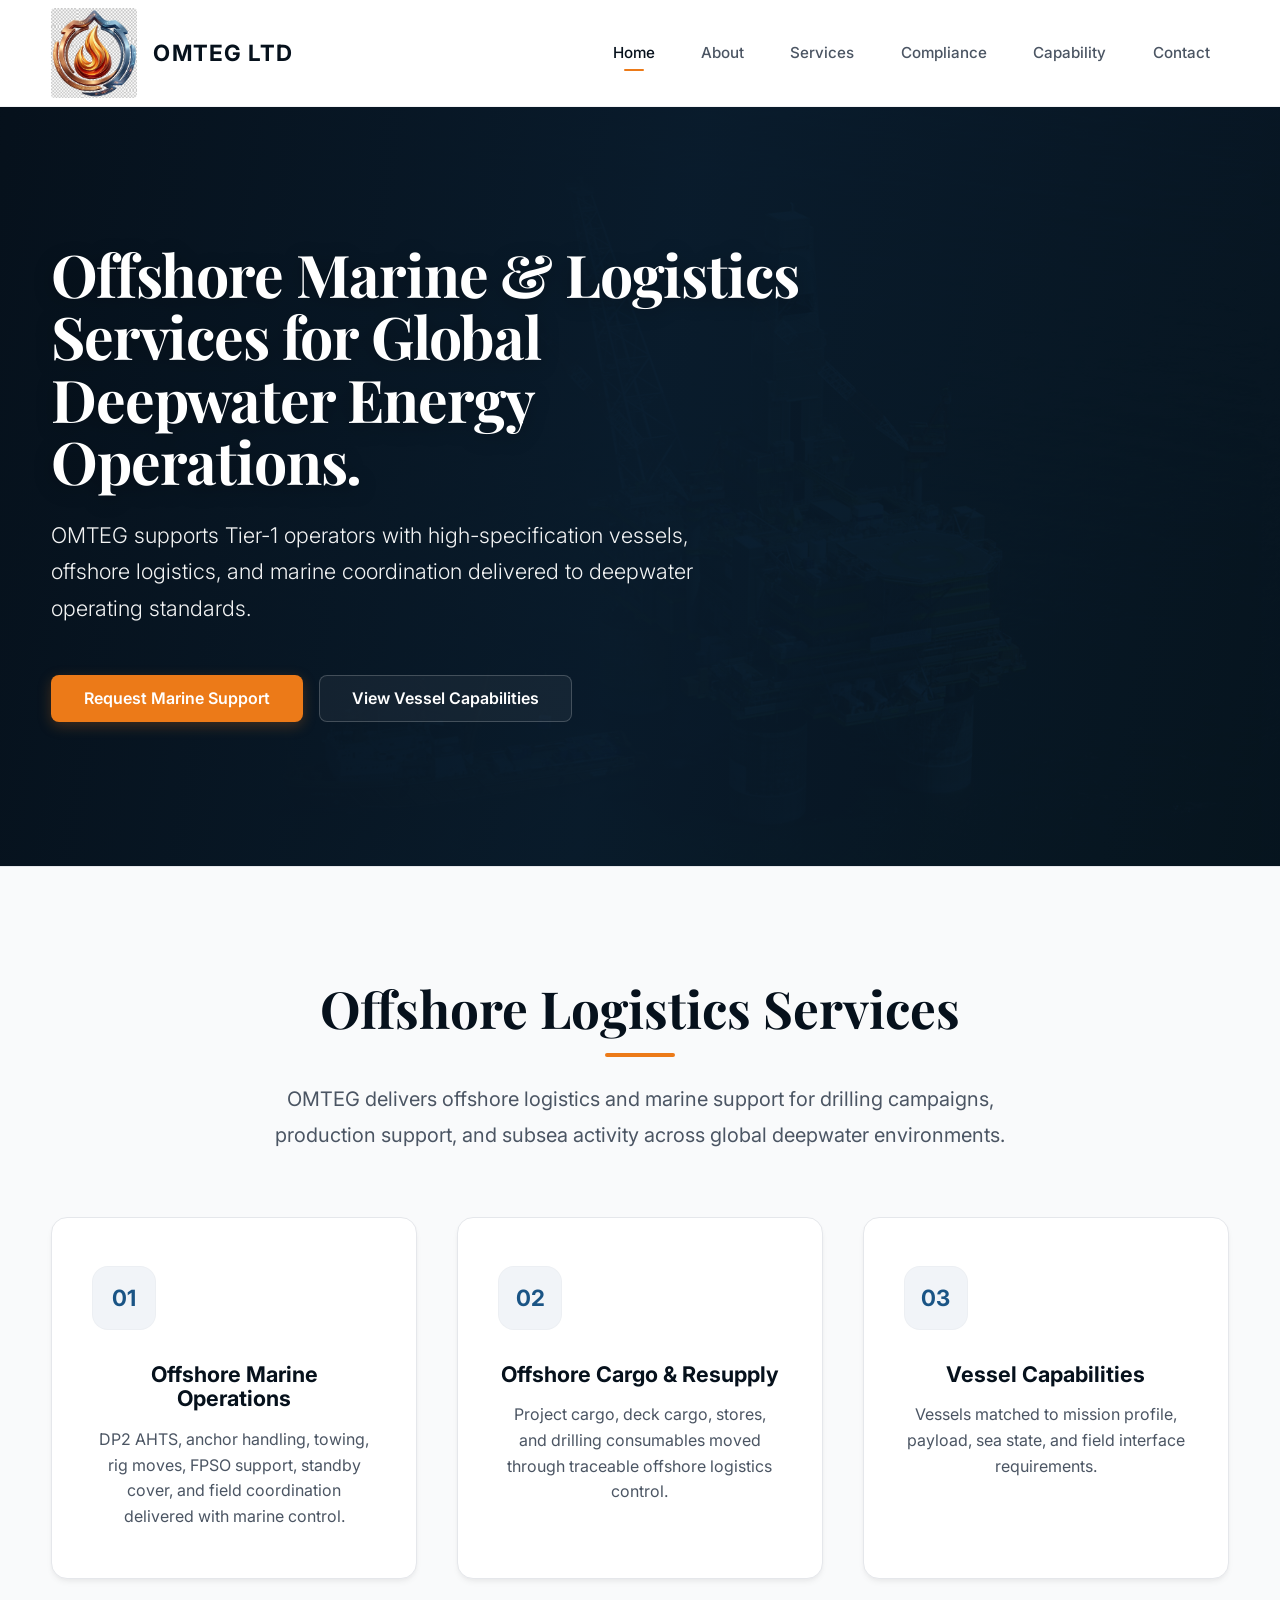
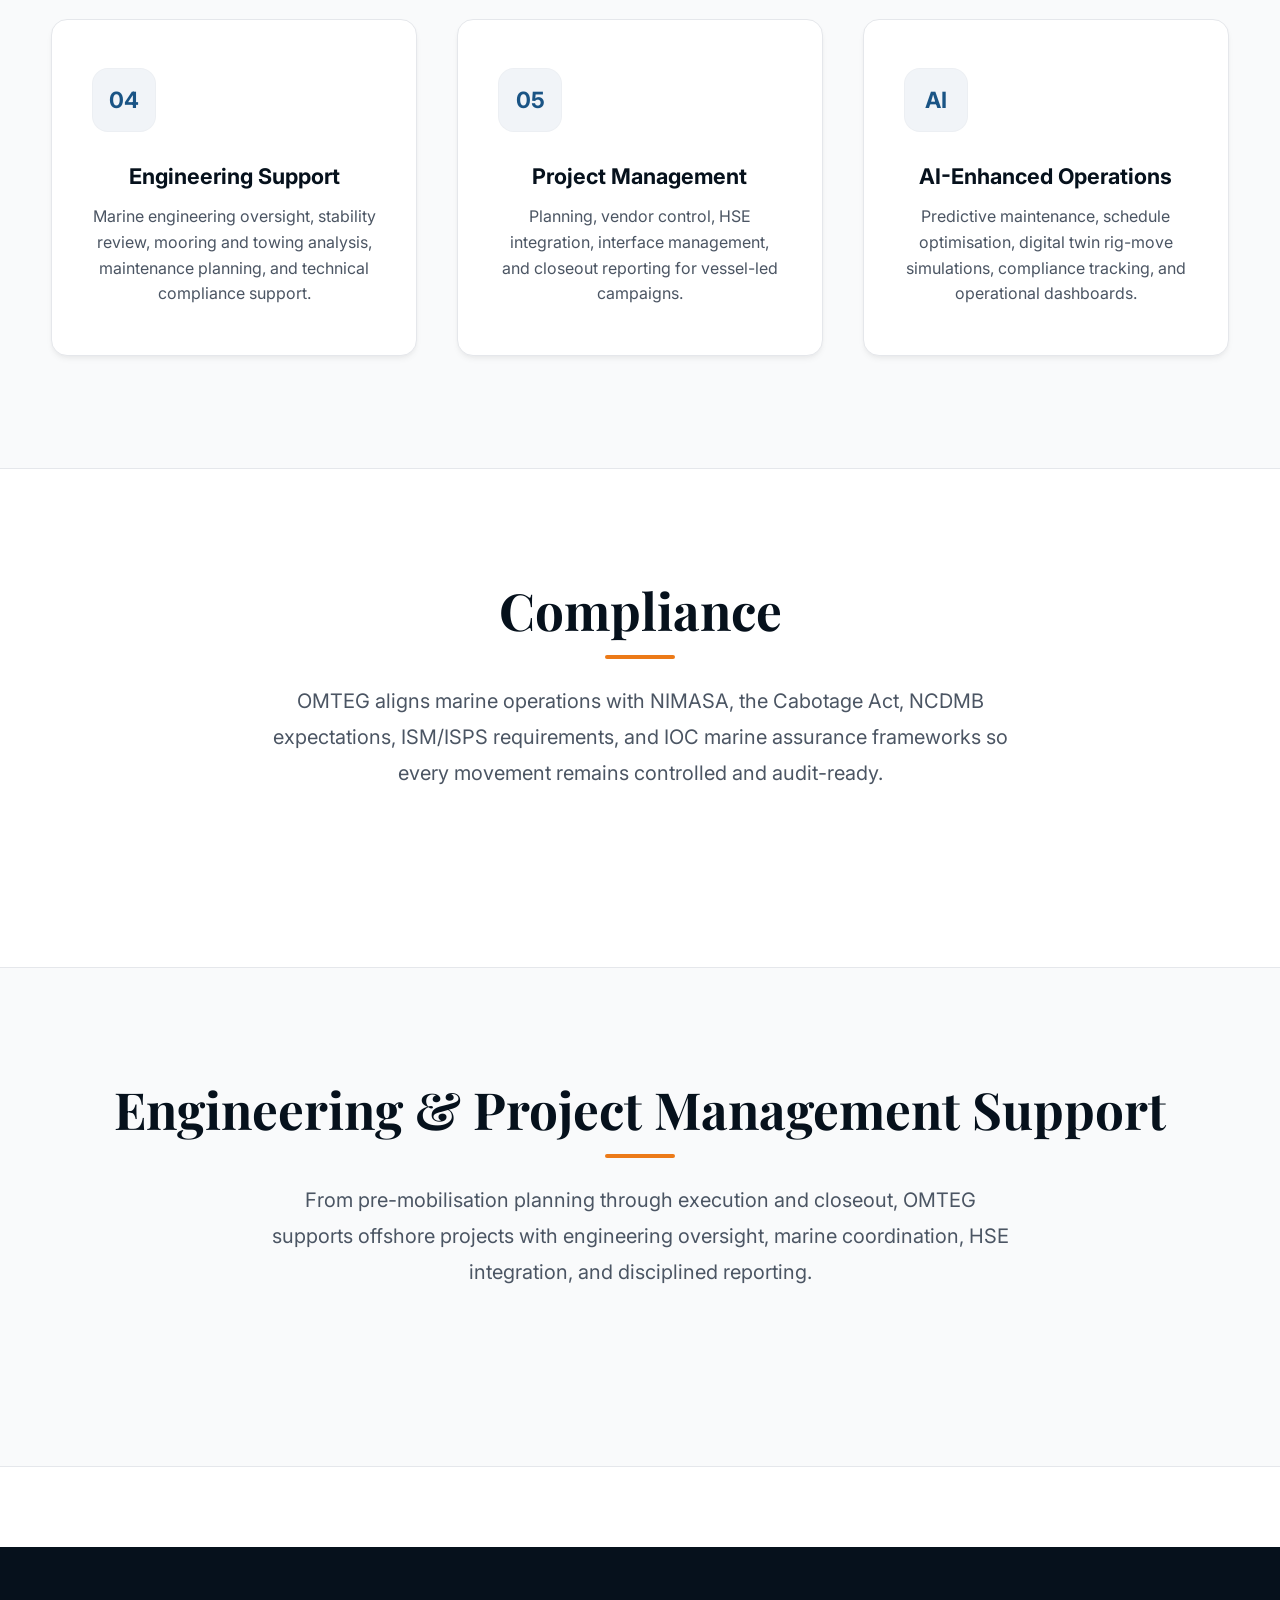
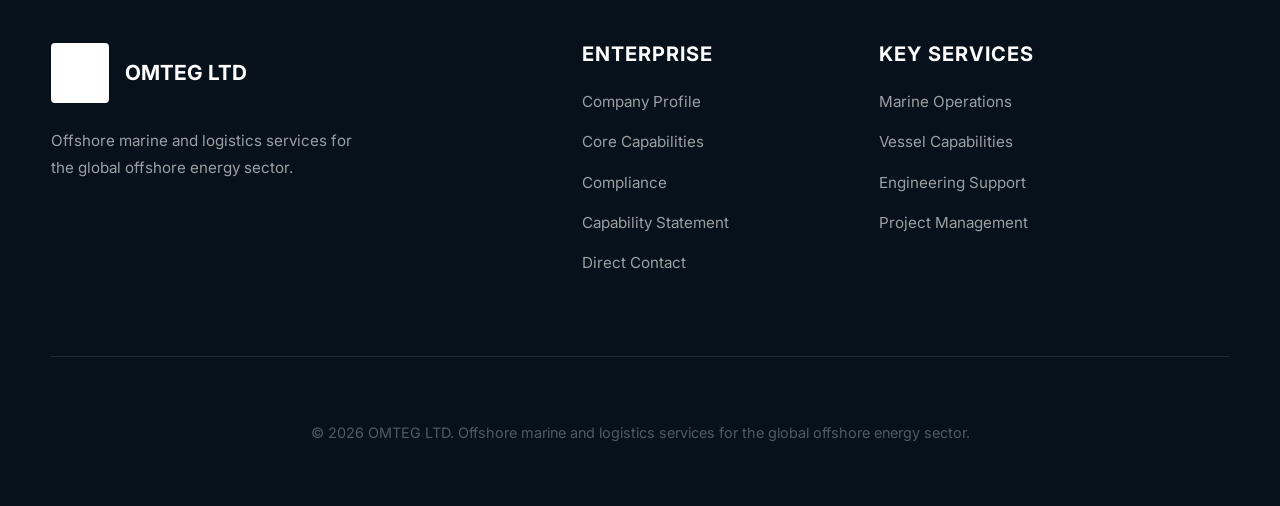
<file: index.html>
<!doctype html>
<html lang="en">
<head>
  <meta charset="utf-8">
  <meta name="viewport" content="width=device-width, initial-scale=1">
  <title>OMTEG LTD | Offshore Marine & Logistics Services</title>
  <meta name="description" content="OMTEG LTD delivers offshore marine operations, vessel support, engineering, project management, compliance, and AI-enabled logistics for the global offshore energy sector.">
  <link rel="icon" type="image/png" href="/logo/omteg-no-background2.png">
  <link rel="stylesheet" href="/assets/css/style.css">
</head>
<body>
  <header class="site-header">
    <div class="container nav-wrap">
      <a class="brand" href="/">
        <img src="/logo/omteg-no-background2.png" alt="OMTEG logo">
        <span>OMTEG LTD</span>
      </a>
      <button class="nav-toggle" aria-label="Toggle menu">Menu</button>
      <nav class="nav-menu" aria-label="Main navigation">
        <a href="/" class="active">Home</a>
        <a href="/about/">About</a>
        <a href="/services/">Services</a>
        <a href="/hse/">Compliance</a>
        <a href="/capability-statement/">Capability</a>
        <a href="/contact/">Contact</a>
      </nav>
    </div>
  </header>

  <section class="hero hero-offshore-ops hero-home">
    <div class="container">
      <h1>Offshore Marine &amp; Logistics Services for Global Deepwater Energy Operations.</h1>
      <p>OMTEG supports Tier-1 operators with high-specification vessels, offshore logistics, and marine coordination delivered to deepwater operating standards.</p>
      <div class="actions">
        <a class="btn btn-primary" href="/contact/">Request Marine Support</a>
        <a class="btn btn-secondary" href="/services/vessel-capabilities.html">View Vessel Capabilities</a>
      </div>
    </div>
  </section>

  <section class="section alt centered">
    <div class="container reveal">
      <h2>Offshore Logistics Services</h2>
      <p class="lead">OMTEG delivers offshore logistics and marine support for drilling campaigns, production support, and subsea activity across global deepwater environments.</p>
      <div class="grid grid-3">
        <a class="card" href="/services/marine-logistics.html"><span class="icon-badge">01</span><h3>Offshore Marine Operations</h3><p>DP2 AHTS, anchor handling, towing, rig moves, FPSO support, standby cover, and field coordination delivered with marine control.</p></a>
        <a class="card" href="/services/logistics.html"><span class="icon-badge">02</span><h3>Offshore Cargo &amp; Resupply</h3><p>Project cargo, deck cargo, stores, and drilling consumables moved through traceable offshore logistics control.</p></a>
        <a class="card" href="/services/vessel-capabilities.html"><span class="icon-badge">03</span><h3>Vessel Capabilities</h3><p>Vessels matched to mission profile, payload, sea state, and field interface requirements.</p></a>
        <a class="card" href="/services/engineering.html"><span class="icon-badge">04</span><h3>Engineering Support</h3><p>Marine engineering oversight, stability review, mooring and towing analysis, maintenance planning, and technical compliance support.</p></a>
        <a class="card" href="/services/project-management.html"><span class="icon-badge">05</span><h3>Project Management</h3><p>Planning, vendor control, HSE integration, interface management, and closeout reporting for vessel-led campaigns.</p></a>
        <a class="card" href="/services/it-cybersecurity.html"><span class="icon-badge">AI</span><h3>AI-Enhanced Operations</h3><p>Predictive maintenance, schedule optimisation, digital twin rig-move simulations, compliance tracking, and operational dashboards.</p></a>
      </div>
    </div>
  </section>

  <section class="section centered">
    <div class="container reveal">
      <h2>Compliance</h2>
      <p class="lead">OMTEG aligns marine operations with NIMASA, the Cabotage Act, NCDMB expectations, ISM/ISPS requirements, and IOC marine assurance frameworks so every movement remains controlled and audit-ready.</p>
    </div>
  </section>

  <section class="section alt centered">
    <div class="container reveal">
      <h2>Engineering &amp; Project Management Support</h2>
      <p class="lead">From pre-mobilisation planning through execution and closeout, OMTEG supports offshore projects with engineering oversight, marine coordination, HSE integration, and disciplined reporting.</p>
    </div>
  </section>

  <footer class="site-footer">
    <div class="container footer-grid reveal">
      <div>
        <a class="footer-brand" href="/">
          <img src="/logo/omteg-no-background2.png" alt="OMTEG logo">
          OMTEG LTD
        </a>
        <p class="footer-copy">Offshore marine and logistics services for the global offshore energy sector.</p>
      </div>
      <div>
        <h4>Enterprise</h4>
        <ul class="footer-links">
          <li><a href="/about/">Company Profile</a></li>
          <li><a href="/services/">Core Capabilities</a></li>
          <li><a href="/hse/">Compliance</a></li>
          <li><a href="/capability-statement/">Capability Statement</a></li>
          <li><a href="/contact/">Direct Contact</a></li>
        </ul>
      </div>
      <div>
        <h4>Key Services</h4>
        <ul class="footer-links">
          <li><a href="/services/marine-logistics.html">Marine Operations</a></li>
          <li><a href="/services/vessel-capabilities.html">Vessel Capabilities</a></li>
          <li><a href="/services/engineering.html">Engineering Support</a></li>
          <li><a href="/services/project-management.html">Project Management</a></li>
        </ul>
      </div>
    </div>
    <div class="container footer-bottom">
      <p class="footer-muted">&copy; 2026 OMTEG LTD. Offshore marine and logistics services for the global offshore energy sector.</p>
    </div>
  </footer>

  <script src="/assets/js/main.js"></script>
</body>
</html>
</file>
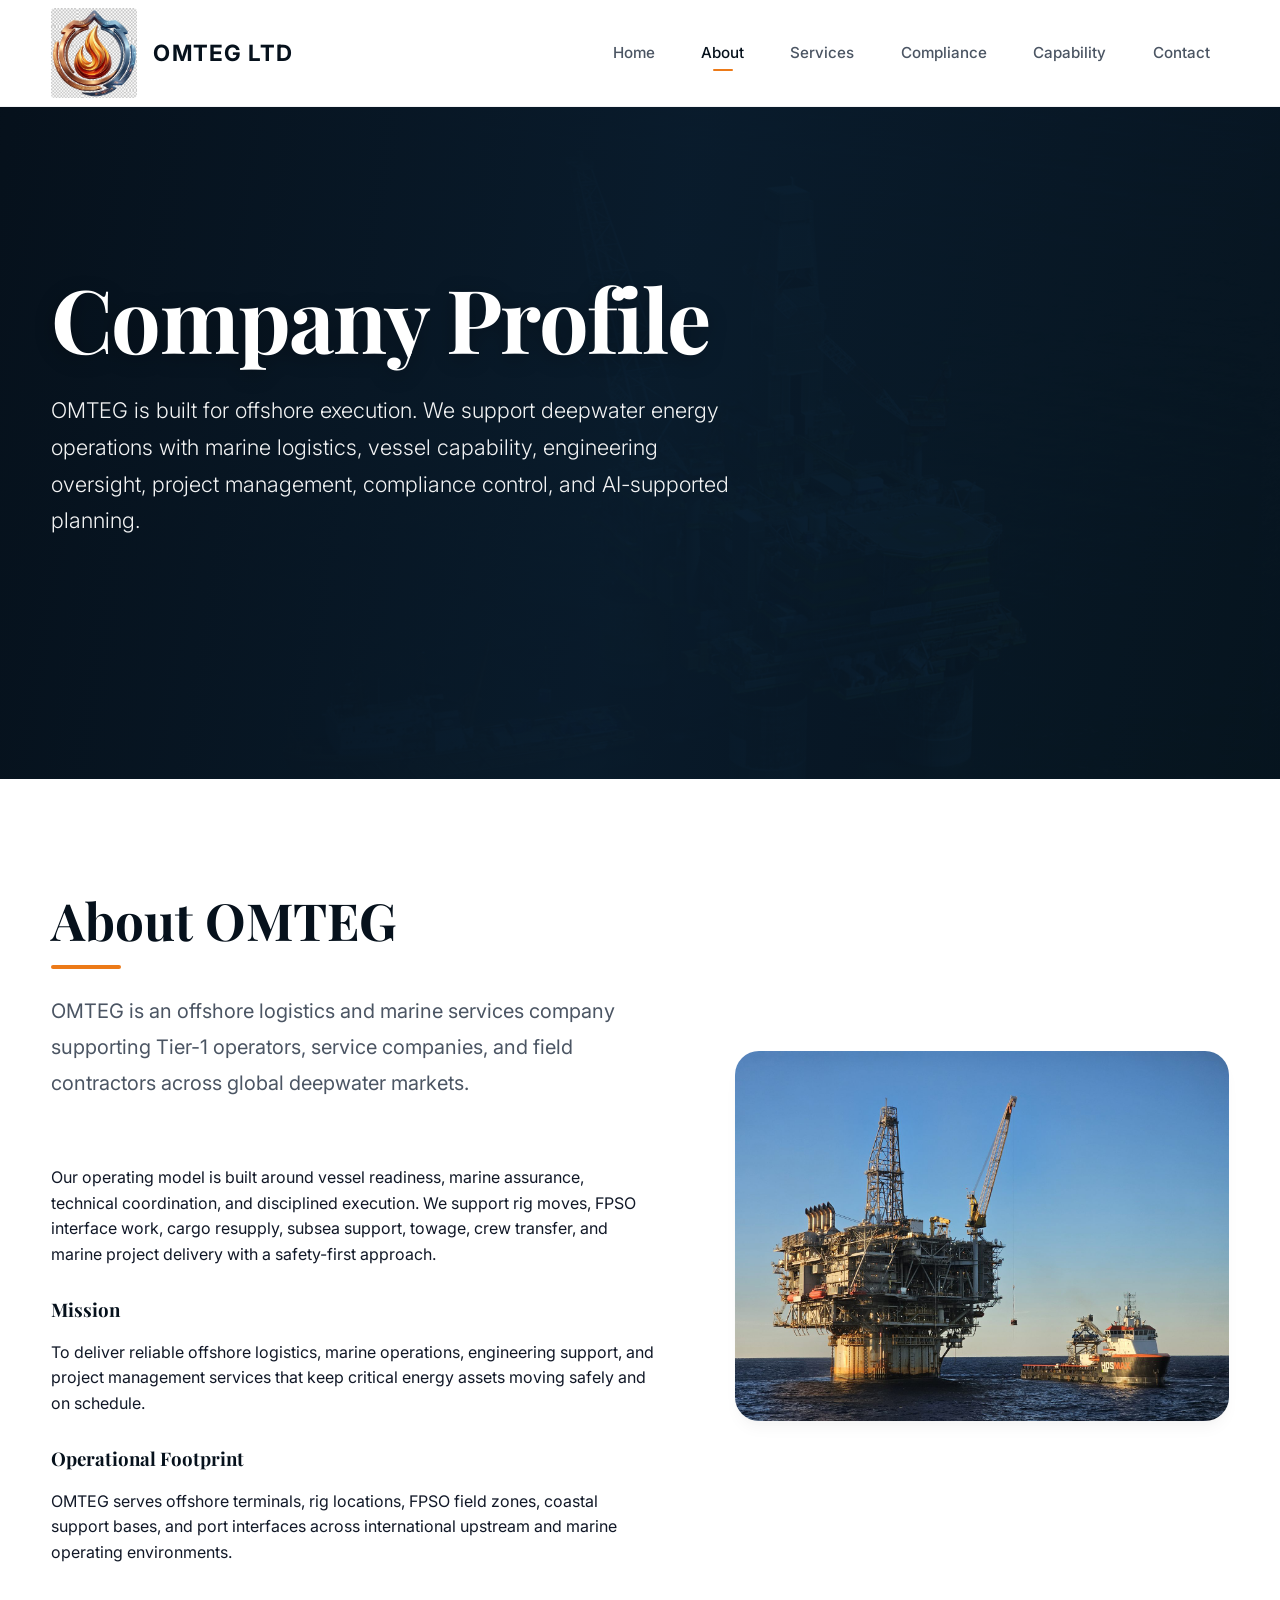
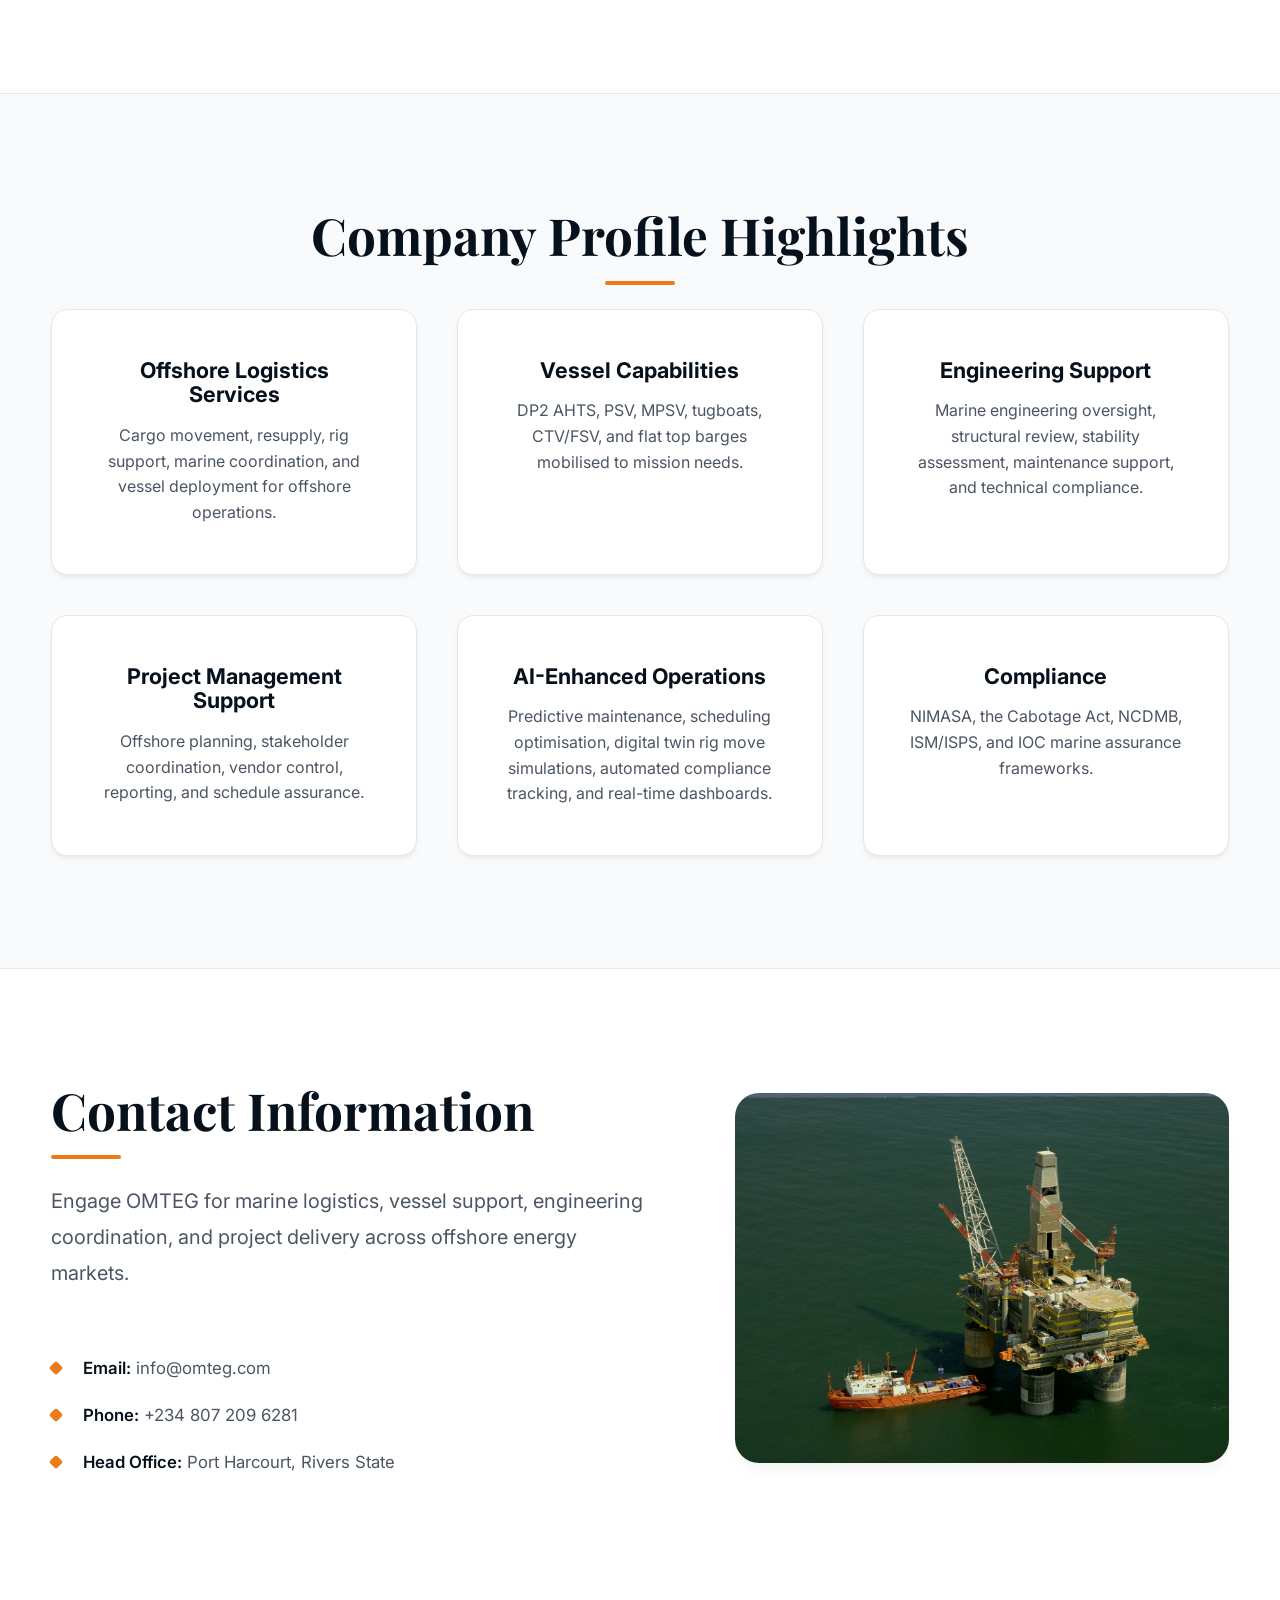
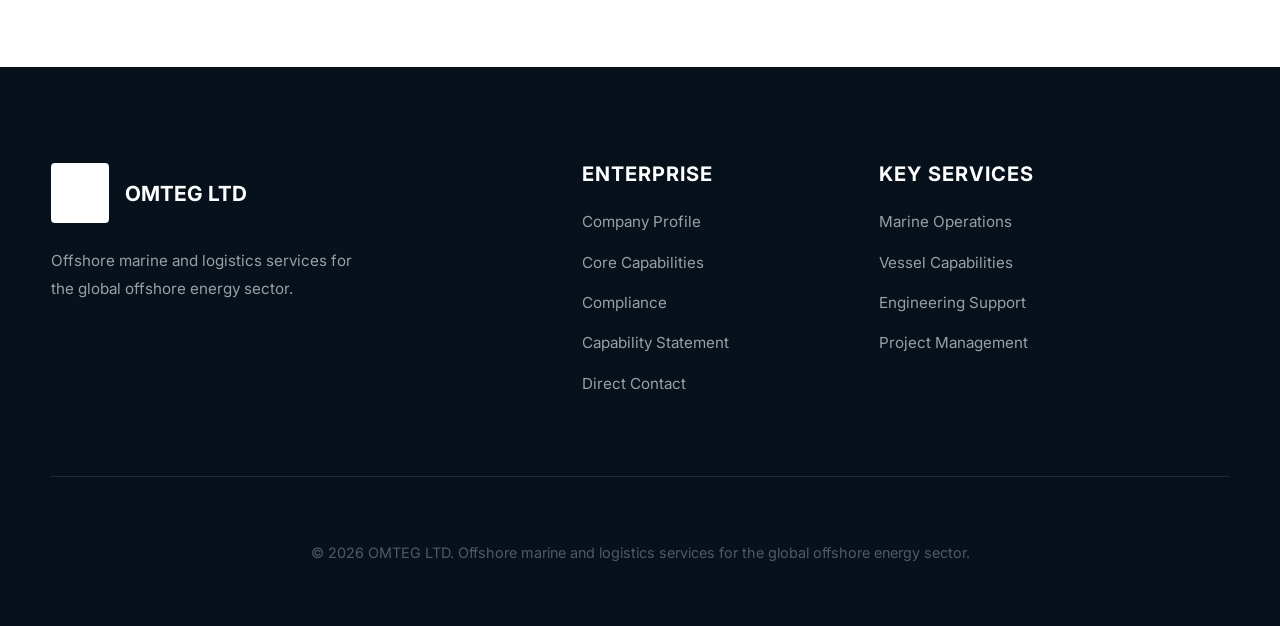
<file: about/index.html>
<!doctype html>
<html lang="en">
<head>
  <meta charset="utf-8">
  <meta name="viewport" content="width=device-width, initial-scale=1">
  <title>Company Profile | OMTEG LTD</title>
  <meta name="description" content="OMTEG LTD company profile for offshore marine operations, vessel support, engineering, project management, compliance, and AI-enabled logistics.">
  <link rel="canonical" href="https://www.omteg.com/about/">
  <link rel="icon" type="image/png" sizes="32x32" href="/logo/omteg-no-background2.png">
  <link rel="icon" type="image/png" sizes="192x192" href="/logo/omteg-no-background2.png">
  <link rel="apple-touch-icon" sizes="180x180" href="/logo/omteg-no-background2.png">
  <link rel="stylesheet" href="/assets/css/style.css">
</head>
<body>
  <header class="site-header">
    <div class="container nav-wrap">
      <a class="brand" href="/">
        <img src="/logo/omteg-no-background2.png" alt="OMTEG logo">
        <span>OMTEG LTD</span>
      </a>
      <button class="nav-toggle" aria-label="Toggle menu">Menu</button>
      <nav class="nav-menu" aria-label="Main navigation">
        <a href="/">Home</a>
        <a href="/about/" class="active">About</a>
        <a href="/services/">Services</a>
        <a href="/hse/">Compliance</a>
        <a href="/capability-statement/">Capability</a>
        <a href="/contact/">Contact</a>
      </nav>
    </div>
  </header>

  <section class="hero hero-offshore-ops">
    <div class="container">
      <h1>Company Profile</h1>
      <p>OMTEG is built for offshore execution. We support deepwater energy operations with marine logistics, vessel capability, engineering oversight, project management, compliance control, and AI-supported planning.</p>
    </div>
  </section>

  <section class="section">
    <div class="container split">
      <div>
        <h2>About OMTEG</h2>
        <p class="lead">OMTEG is an offshore logistics and marine services company supporting Tier-1 operators, service companies, and field contractors across global deepwater markets.</p>
        <p>Our operating model is built around vessel readiness, marine assurance, technical coordination, and disciplined execution. We support rig moves, FPSO interface work, cargo resupply, subsea support, towage, crew transfer, and marine project delivery with a safety-first approach.</p>

        <h3 class="mt-2rem">Mission</h3>
        <p>To deliver reliable offshore logistics, marine operations, engineering support, and project management services that keep critical energy assets moving safely and on schedule.</p>

        <h3 class="mt-2rem">Operational Footprint</h3>
        <p>OMTEG serves offshore terminals, rig locations, FPSO field zones, coastal support bases, and port interfaces across international upstream and marine operating environments.</p>
      </div>
      <img src="/assets/img/crew-transfer.jpg" alt="OMTEG crew transfer during offshore operations">
    </div>
  </section>

  <section class="section alt centered">
    <div class="container reveal">
      <h2>Company Profile Highlights</h2>
      <div class="grid grid-3">
        <div class="card"><h3>Offshore Logistics Services</h3><p>Cargo movement, resupply, rig support, marine coordination, and vessel deployment for offshore operations.</p></div>
        <div class="card"><h3>Vessel Capabilities</h3><p>DP2 AHTS, PSV, MPSV, tugboats, CTV/FSV, and flat top barges mobilised to mission needs.</p></div>
        <div class="card"><h3>Engineering Support</h3><p>Marine engineering oversight, structural review, stability assessment, maintenance support, and technical compliance.</p></div>
        <div class="card"><h3>Project Management Support</h3><p>Offshore planning, stakeholder coordination, vendor control, reporting, and schedule assurance.</p></div>
        <div class="card"><h3>AI-Enhanced Operations</h3><p>Predictive maintenance, scheduling optimisation, digital twin rig move simulations, automated compliance tracking, and real-time dashboards.</p></div>
        <div class="card"><h3>Compliance</h3><p>NIMASA, the Cabotage Act, NCDMB, ISM/ISPS, and IOC marine assurance frameworks.</p></div>
      </div>
    </div>
  </section>

  <section class="section">
    <div class="container split reveal">
      <div>
        <h2>Contact Information</h2>
        <p class="lead">Engage OMTEG for marine logistics, vessel support, engineering coordination, and project delivery across offshore energy markets.</p>
        <ul class="list mt-1-5rem">
          <li><strong>Email:</strong> info@omteg.com</li>
          <li><strong>Phone:</strong> +234 807 209 6281</li>
          <li><strong>Head Office:</strong> Port Harcourt, Rivers State</li>
        </ul>
      </div>
      <img src="/assets/img/offshore-ops.jpg" alt="Offshore marine operations supporting deepwater energy logistics">
    </div>
  </section>

    <footer class="site-footer">
    <div class="container footer-grid reveal">
      <div>
        <a class="footer-brand" href="/">
          <img src="/logo/omteg-no-background2.png" alt="OMTEG logo">
          OMTEG LTD
        </a>
        <p class="footer-copy">Offshore marine and logistics services for the global offshore energy sector.</p>
      </div>
      <div>
        <h4>Enterprise</h4>
        <ul class="footer-links">
          <li><a href="/about/">Company Profile</a></li>
          <li><a href="/services/">Core Capabilities</a></li>
          <li><a href="/hse/">Compliance</a></li>
          <li><a href="/capability-statement/">Capability Statement</a></li>
          <li><a href="/contact/">Direct Contact</a></li>
        </ul>
      </div>
      <div>
        <h4>Key Services</h4>
        <ul class="footer-links">
          <li><a href="/services/marine-logistics.html">Marine Operations</a></li>
          <li><a href="/services/vessel-capabilities.html">Vessel Capabilities</a></li>
          <li><a href="/services/engineering.html">Engineering Support</a></li>
          <li><a href="/services/project-management.html">Project Management</a></li>
        </ul>
      </div>
    </div>
    <div class="container footer-bottom">
      <p class="footer-muted">&copy; 2026 OMTEG LTD. Offshore marine and logistics services for the global offshore energy sector.</p>
    </div>
  </footer>

  <script src="/assets/js/main.js"></script>
</body>
</html>
</file>
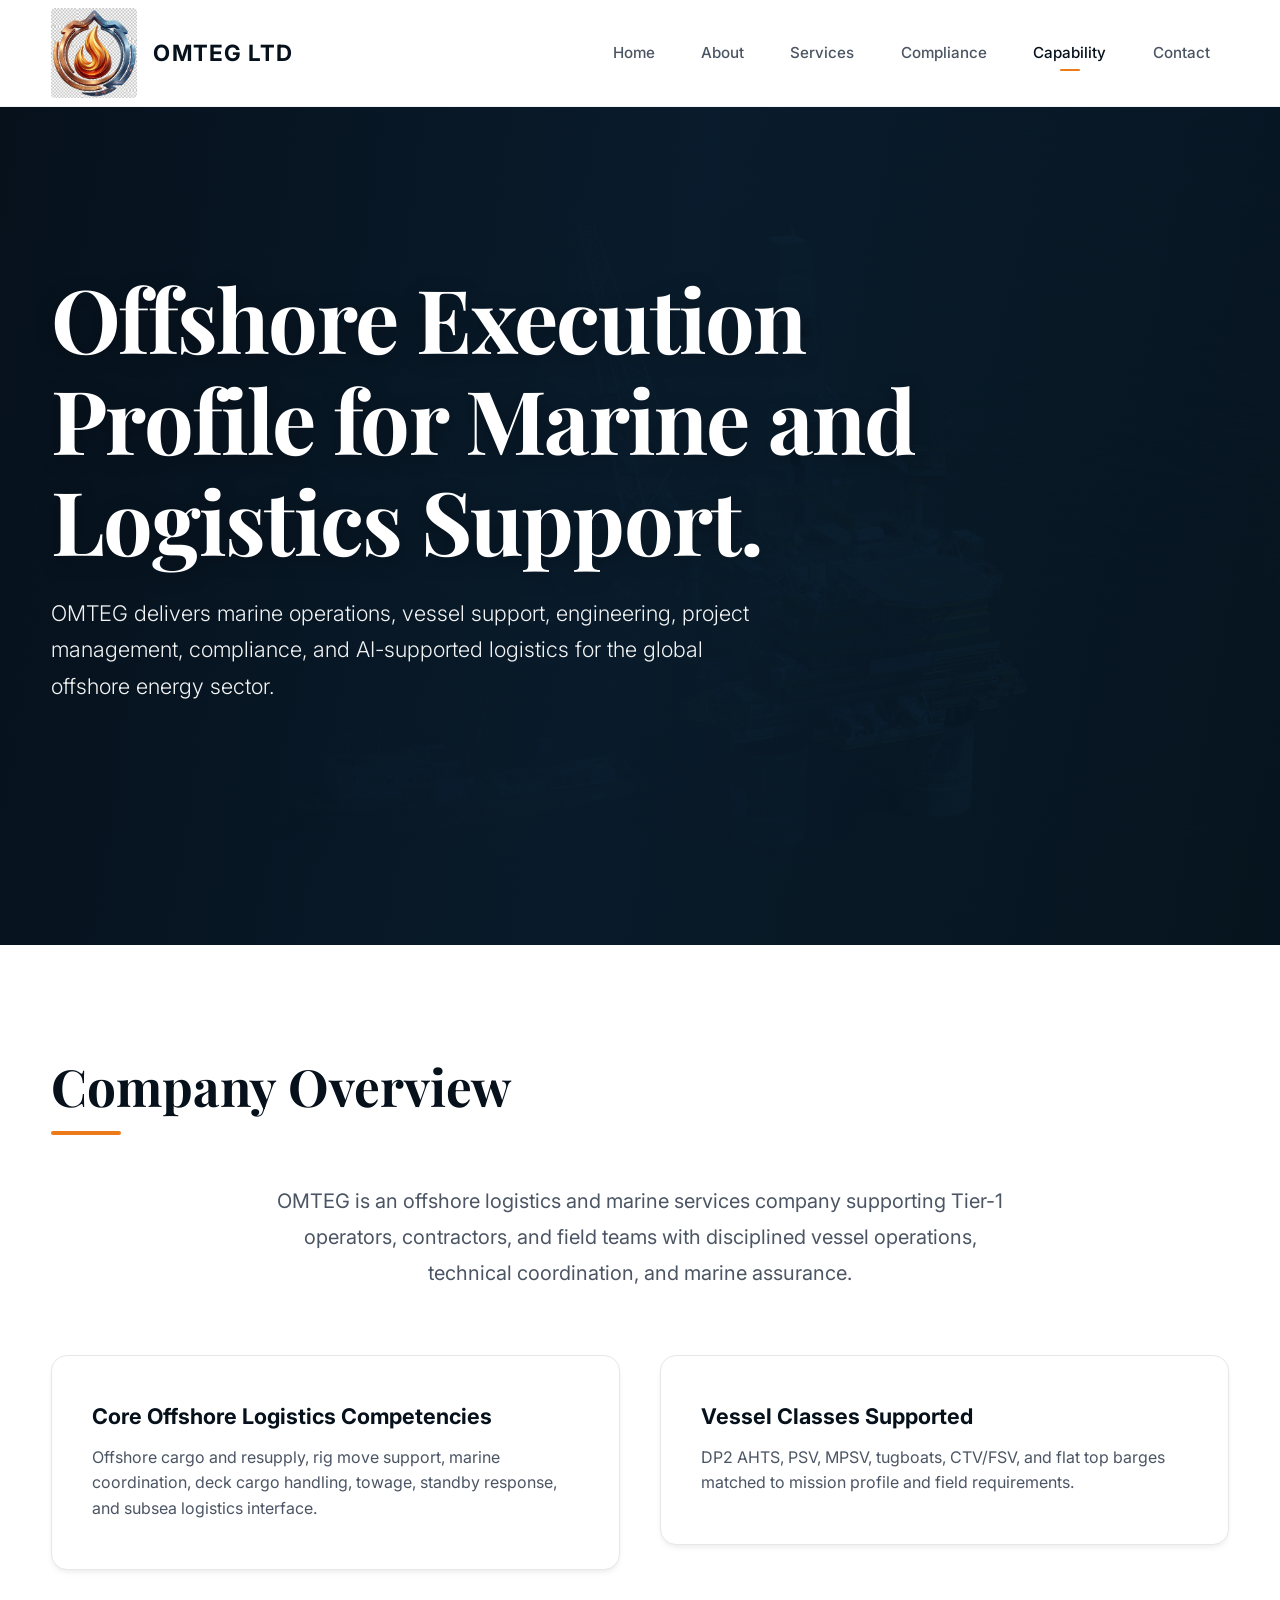
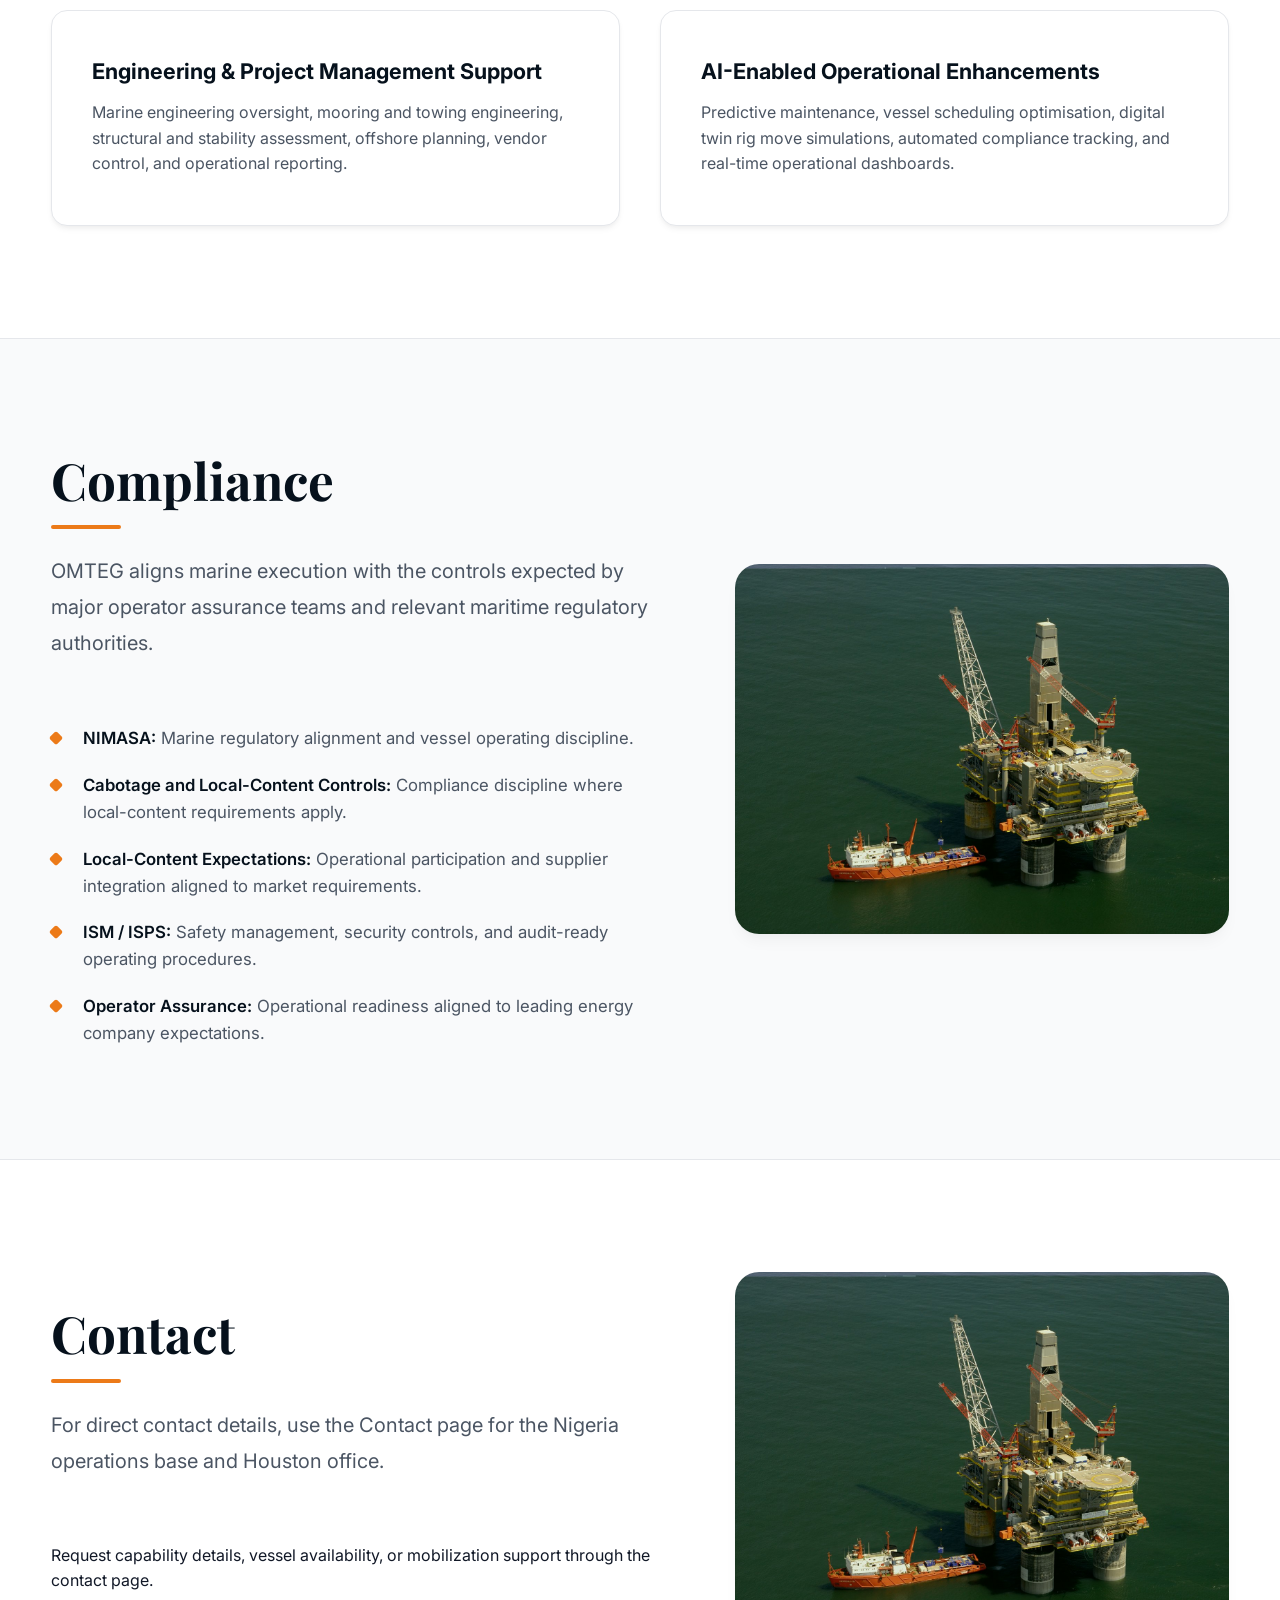
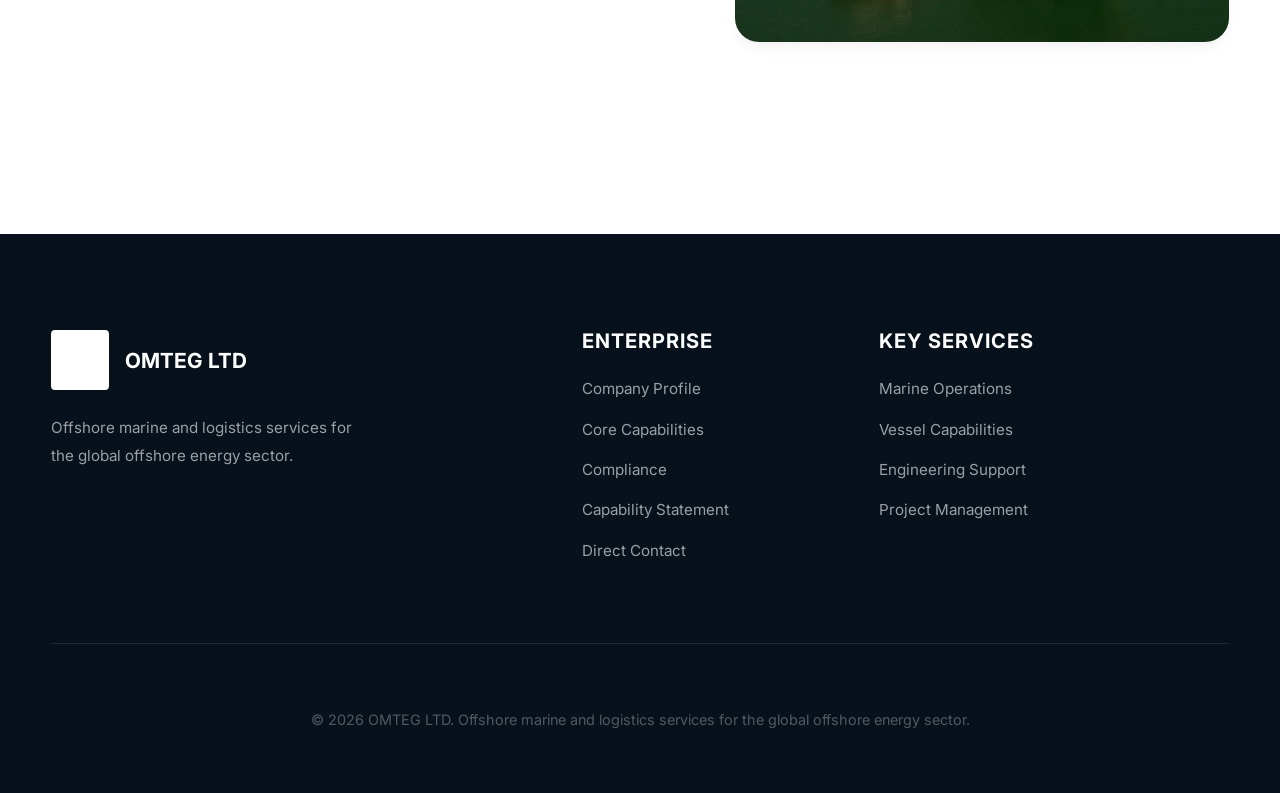
<file: capability-statement/index.html>
<!doctype html>
<html lang="en">
<head>
  <meta charset="utf-8">
  <meta name="viewport" content="width=device-width, initial-scale=1">
  <title>Offshore Capability Statement | OMTEG LTD</title>
  <meta name="description" content="OMTEG's one-page capability statement for offshore logistics, marine operations, vessel support, engineering, project management, compliance, and AI-enabled operations.">
  <link rel="icon" type="image/png" sizes="32x32" href="/logo/omteg-no-background2.png">
  <link rel="icon" type="image/png" sizes="192x192" href="/logo/omteg-no-background2.png">
  <link rel="apple-touch-icon" sizes="180x180" href="/logo/omteg-no-background2.png">
  <link rel="stylesheet" href="/assets/css/style.css">
</head>
<body>
  <header class="site-header">
    <div class="container nav-wrap">
      <a class="brand" href="/">
        <img src="/logo/omteg-no-background2.png" alt="OMTEG logo">
        <span>OMTEG LTD</span>
      </a>
      <button class="nav-toggle" aria-label="Toggle menu">Menu</button>
      <nav class="nav-menu" aria-label="Main navigation">
        <a href="/">Home</a>
        <a href="/about/">About</a>
        <a href="/services/">Services</a>
        <a href="/hse/">Compliance</a>
        <a href="/capability-statement/" class="active">Capability</a>
        <a href="/contact/">Contact</a>
      </nav>
    </div>
  </header>

  <section class="hero hero-offshore-ops">
    <div class="container">
      <h1>Offshore Execution Profile for Marine and Logistics Support.</h1>
      <p>OMTEG delivers marine operations, vessel support, engineering, project management, compliance, and AI-supported logistics for the global offshore energy sector.</p>
    </div>
  </section>

  <section class="section">
    <div class="container reveal">
      <h2 class="section-heading-spaced">Company Overview</h2>
      <p class="lead center-max-900">OMTEG is an offshore logistics and marine services company supporting Tier-1 operators, contractors, and field teams with disciplined vessel operations, technical coordination, and marine assurance.</p>
      <div class="grid grid-2">
        <div class="card">
          <h3>Core Offshore Logistics Competencies</h3>
          <p>Offshore cargo and resupply, rig move support, marine coordination, deck cargo handling, towage, standby response, and subsea logistics interface.</p>
        </div>
        <div class="card">
          <h3>Vessel Classes Supported</h3>
          <p>DP2 AHTS, PSV, MPSV, tugboats, CTV/FSV, and flat top barges matched to mission profile and field requirements.</p>
        </div>
        <div class="card">
          <h3>Engineering &amp; Project Management Support</h3>
          <p>Marine engineering oversight, mooring and towing engineering, structural and stability assessment, offshore planning, vendor control, and operational reporting.</p>
        </div>
        <div class="card">
          <h3>AI-Enabled Operational Enhancements</h3>
          <p>Predictive maintenance, vessel scheduling optimisation, digital twin rig move simulations, automated compliance tracking, and real-time operational dashboards.</p>
        </div>
      </div>
    </div>
  </section>

  <section class="section alt">
    <div class="container split reveal">
      <div>
        <h2>Compliance</h2>
        <p class="lead">OMTEG aligns marine execution with the controls expected by major operator assurance teams and relevant maritime regulatory authorities.</p>
        <ul class="list mt-1-5rem">
          <li><strong>NIMASA:</strong> Marine regulatory alignment and vessel operating discipline.</li>
          <li><strong>Cabotage and Local-Content Controls:</strong> Compliance discipline where local-content requirements apply.</li>
          <li><strong>Local-Content Expectations:</strong> Operational participation and supplier integration aligned to market requirements.</li>
          <li><strong>ISM / ISPS:</strong> Safety management, security controls, and audit-ready operating procedures.</li>
          <li><strong>Operator Assurance:</strong> Operational readiness aligned to leading energy company expectations.</li>
        </ul>
      </div>
      <img src="/assets/img/offshore-ops.jpg" alt="Offshore support operations reflecting OMTEG enterprise capacity">
    </div>
  </section>

  <section class="section">
    <div class="container split reveal">
      <div>
        <h2>Contact</h2>
        <p class="lead">For direct contact details, use the Contact page for the Nigeria operations base and Houston office.</p>
        <p>Request capability details, vessel availability, or mobilization support through the contact page.</p>
      </div>
      <img src="/assets/img/offshore-ops.jpg" alt="Offshore vessel operations in support of global deepwater energy projects">
    </div>
  </section>

    <footer class="site-footer">
    <div class="container footer-grid reveal">
      <div>
        <a class="footer-brand" href="/">
          <img src="/logo/omteg-no-background2.png" alt="OMTEG logo">
          OMTEG LTD
        </a>
        <p class="footer-copy">Offshore marine and logistics services for the global offshore energy sector.</p>
      </div>
      <div>
        <h4>Enterprise</h4>
        <ul class="footer-links">
          <li><a href="/about/">Company Profile</a></li>
          <li><a href="/services/">Core Capabilities</a></li>
          <li><a href="/hse/">Compliance</a></li>
          <li><a href="/capability-statement/">Capability Statement</a></li>
          <li><a href="/contact/">Direct Contact</a></li>
        </ul>
      </div>
      <div>
        <h4>Key Services</h4>
        <ul class="footer-links">
          <li><a href="/services/marine-logistics.html">Marine Operations</a></li>
          <li><a href="/services/vessel-capabilities.html">Vessel Capabilities</a></li>
          <li><a href="/services/engineering.html">Engineering Support</a></li>
          <li><a href="/services/project-management.html">Project Management</a></li>
        </ul>
      </div>
    </div>
    <div class="container footer-bottom">
      <p class="footer-muted">&copy; 2026 OMTEG LTD. Offshore marine and logistics services for the global offshore energy sector.</p>
    </div>
  </footer>

  <script src="/assets/js/main.js"></script>
</body>
</html>
</file>
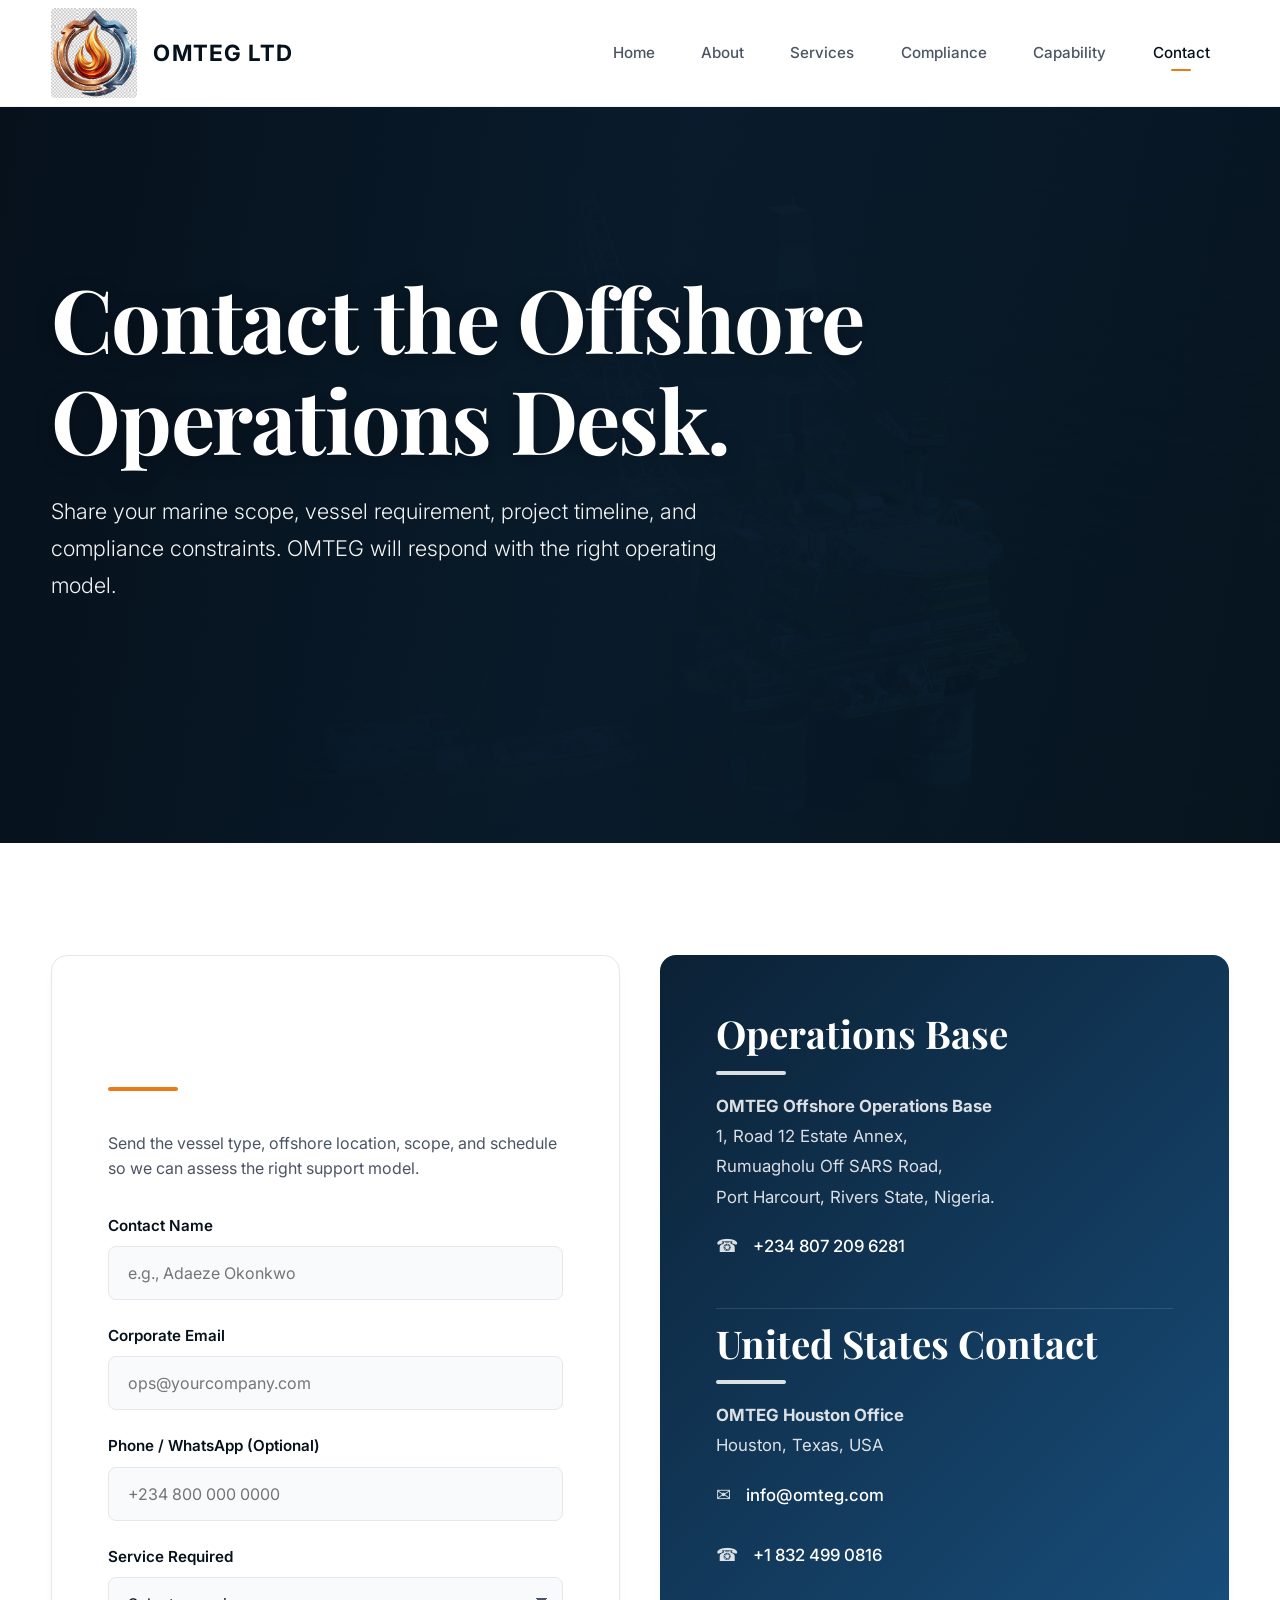
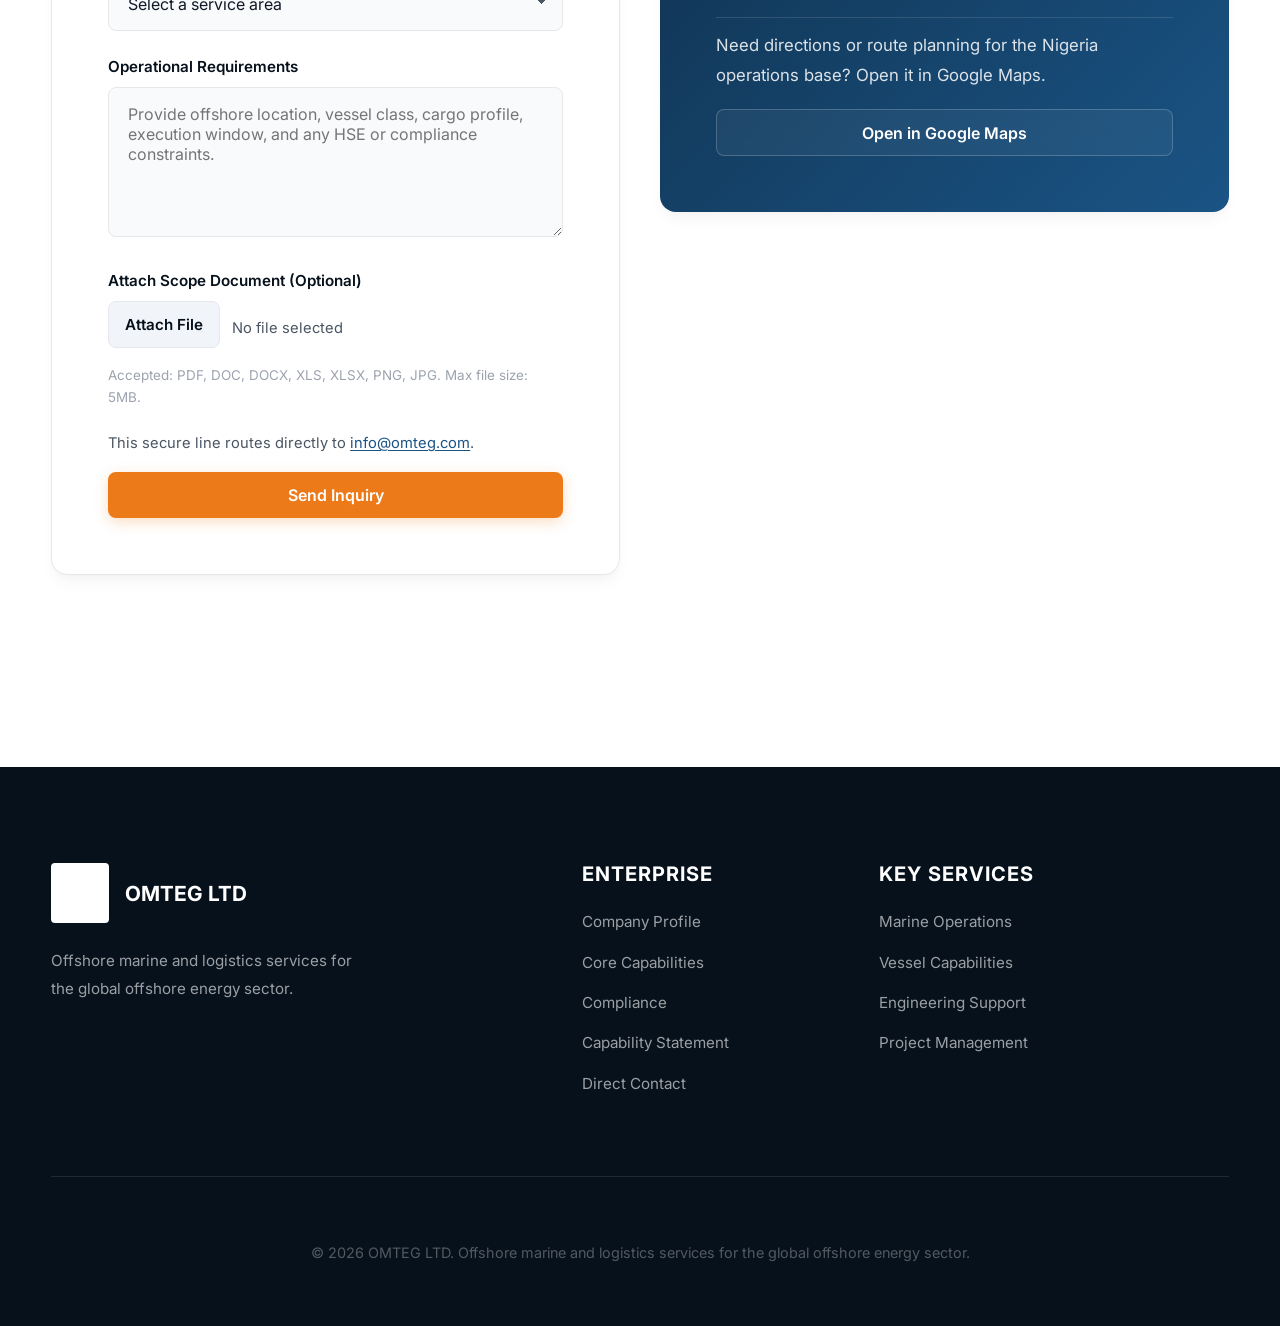
<file: contact/index.html>
<!doctype html>
<html lang="en">
<head>
  <meta charset="utf-8">
  <meta name="viewport" content="width=device-width, initial-scale=1">
  <title>Contact | OMTEG LTD</title>
  <meta name="description" content="Contact OMTEG LTD for offshore marine operations, vessel support, engineering coordination, project management, compliance, and AI-enabled logistics.">
  <link rel="icon" type="image/png" sizes="32x32" href="/logo/omteg-no-background2.png">
  <link rel="icon" type="image/png" sizes="192x192" href="/logo/omteg-no-background2.png">
  <link rel="apple-touch-icon" sizes="180x180" href="/logo/omteg-no-background2.png">
  <link rel="stylesheet" href="/assets/css/style.css">
</head>
<body>
  <header class="site-header">
    <div class="container nav-wrap">
      <a class="brand" href="/">
        <img src="/logo/omteg-no-background2.png" alt="OMTEG logo">
        <span>OMTEG LTD</span>
      </a>
      <button class="nav-toggle" aria-label="Toggle menu">Menu</button>
      <nav class="nav-menu" aria-label="Main navigation">
        <a href="/">Home</a>
        <a href="/about/">About</a>
        <a href="/services/">Services</a>
        <a href="/hse/">Compliance</a>
        <a href="/capability-statement/">Capability</a>
        <a href="/contact/" class="active">Contact</a>
      </nav>
    </div>
  </header>

  <section class="hero hero-offshore-ops">
    <div class="container">
      <h1>Contact the Offshore Operations Desk.</h1>
      <p>Share your marine scope, vessel requirement, project timeline, and compliance constraints. OMTEG will respond with the right operating model.</p>
    </div>
  </section>

  <section class="section">
    <div class="container grid grid-2 reveal align-stretch">
        <div class="contact-form contact-form-panel">
      <h2 class="panel-heading">Send us a message</h2>
        <p class="contact-lede">Send the vessel type, offshore location, scope, and schedule so we can assess the right support model.</p>
        <form id="contact-form" action="https://formsubmit.co/info@omteg.com" method="post" enctype="multipart/form-data" novalidate>
          <input type="hidden" name="_subject" value="OMTEG Offshore Operations Inquiry">
          <input type="hidden" name="_captcha" value="false">
          <input type="hidden" name="_template" value="table">
          <input type="hidden" name="_next" value="https://www.omteg.com/contact/?submitted=true">
          <input type="text" name="_honey" tabindex="-1" autocomplete="off" aria-hidden="true" class="hidden-honey">
          <input type="hidden" name="_autoresponse" value="Thank you for contacting OMTEG LTD. Our offshore operations desk has received your request and will respond shortly.">

          <div class="form-status" id="form-status" role="status" aria-live="polite" hidden></div>
          
          <div class="form-group">
            <label for="name">Contact Name</label>
            <input id="name" name="name" class="form-control" autocomplete="name" placeholder="e.g., Adaeze Okonkwo" minlength="2" maxlength="120" required>
          </div>
          
          <div class="form-group">
            <label for="email">Corporate Email</label>
            <input id="email" type="email" name="email" class="form-control" autocomplete="email" placeholder="ops@yourcompany.com" required>
          </div>

          <div class="form-group">
            <label for="phone">Phone / WhatsApp (Optional)</label>
            <input id="phone" type="tel" name="phone" class="form-control" autocomplete="tel" placeholder="+234 800 000 0000" maxlength="30">
          </div>

          <div class="form-group">
            <label for="service">Service Required</label>
            <select id="service" name="service" class="form-control" required>
              <option value="" selected disabled>Select a service area</option>
              <option value="Marine Operations">Marine Operations</option>
              <option value="Vessel Capabilities">Vessel Capabilities</option>
              <option value="Offshore Cargo & Resupply">Offshore Cargo & Resupply</option>
              <option value="Engineering Support">Engineering Support</option>
              <option value="Project Management Support">Project Management Support</option>
              <option value="Compliance & Marine Assurance">Compliance & Marine Assurance</option>
              <option value="AI-Enhanced Operations">AI-Enhanced Operations</option>
              <option value="Other">Other</option>
            </select>
          </div>
          
          <div class="form-group">
            <label for="message">Operational Requirements</label>
            <textarea id="message" name="message" class="form-control" placeholder="Provide offshore location, vessel class, cargo profile, execution window, and any HSE or compliance constraints." minlength="20" maxlength="2000" required></textarea>
          </div>

          <div class="form-group">
            <label for="attachment">Attach Scope Document (Optional)</label>
            <div class="file-upload">
              <input id="attachment" type="file" name="attachment" class="visually-hidden file-input" accept=".pdf,.doc,.docx,.xls,.xlsx,.png,.jpg,.jpeg">
              <label for="attachment" class="file-upload-btn">Attach File</label>
              <span id="attachment-name" class="file-upload-name">No file selected</span>
            </div>
            <p class="form-file-help">Accepted: PDF, DOC, DOCX, XLS, XLSX, PNG, JPG. Max file size: 5MB.</p>
          </div>

          <p class="form-note">This secure line routes directly to <a href="mailto:info@omteg.com">info@omteg.com</a>.</p>
          
          <button type="submit" class="btn btn-primary btn-block">Send Inquiry</button>
        </form>
      </div>

            <div class="contact-info contact-panel">
        <div>
          <h2 class="panel-heading">Operations Base</h2>
          <p class="panel-copy"><strong>OMTEG Offshore Operations Base</strong><br>
          1, Road 12 Estate Annex,<br>
          Rumuagholu Off SARS Road,<br>
          Port Harcourt, Rivers State, Nigeria.</p>
          <div class="contact-methods">
            <p class="contact-method"><span class="icon-inline">&#x260E;</span> <a class="contact-link" href="tel:+2348072096281">+234 807 209 6281</a></p>
          </div>
        </div>

        <div>
          <h2 class="panel-heading">United States Contact</h2>
          <p class="panel-copy"><strong>OMTEG Houston Office</strong><br>
          Houston, Texas, USA</p>
          <div class="contact-methods">
            <p class="contact-method"><span class="icon-inline">&#x2709;</span> <a class="contact-link" href="mailto:info@omteg.com">info@omteg.com</a></p>
            <p class="contact-method"><span class="icon-inline">&#x260E;</span> <a class="contact-link" href="tel:+18324990816">+1 832 499 0816</a></p>
          </div>
        </div>

        <div class="contact-map-note">
          <p class="panel-copy">Need directions or route planning for the Nigeria operations base? Open it in Google Maps.</p>
          <a class="btn btn-secondary btn-block" href="https://www.google.com/maps?q=Rumuagholu%20Off%20SARS%20Road%2C%20Port%20Harcourt" target="_blank" rel="noopener noreferrer">Open in Google Maps</a>
        </div>
      </div>
    </div>
  </section>

    <footer class="site-footer">
    <div class="container footer-grid reveal">
      <div>
        <a class="footer-brand" href="/">
          <img src="/logo/omteg-no-background2.png" alt="OMTEG logo">
          OMTEG LTD
        </a>
        <p class="footer-copy">Offshore marine and logistics services for the global offshore energy sector.</p>
      </div>
      <div>
        <h4>Enterprise</h4>
        <ul class="footer-links">
          <li><a href="/about/">Company Profile</a></li>
          <li><a href="/services/">Core Capabilities</a></li>
          <li><a href="/hse/">Compliance</a></li>
          <li><a href="/capability-statement/">Capability Statement</a></li>
          <li><a href="/contact/">Direct Contact</a></li>
        </ul>
      </div>
      <div>
        <h4>Key Services</h4>
        <ul class="footer-links">
          <li><a href="/services/marine-logistics.html">Marine Operations</a></li>
          <li><a href="/services/vessel-capabilities.html">Vessel Capabilities</a></li>
          <li><a href="/services/engineering.html">Engineering Support</a></li>
          <li><a href="/services/project-management.html">Project Management</a></li>
        </ul>
      </div>
    </div>
    <div class="container footer-bottom">
      <p class="footer-muted">&copy; 2026 OMTEG LTD. Offshore marine and logistics services for the global offshore energy sector.</p>
    </div>
  </footer>

  <script src="/assets/js/main.js"></script>
</body>
</html>
</file>
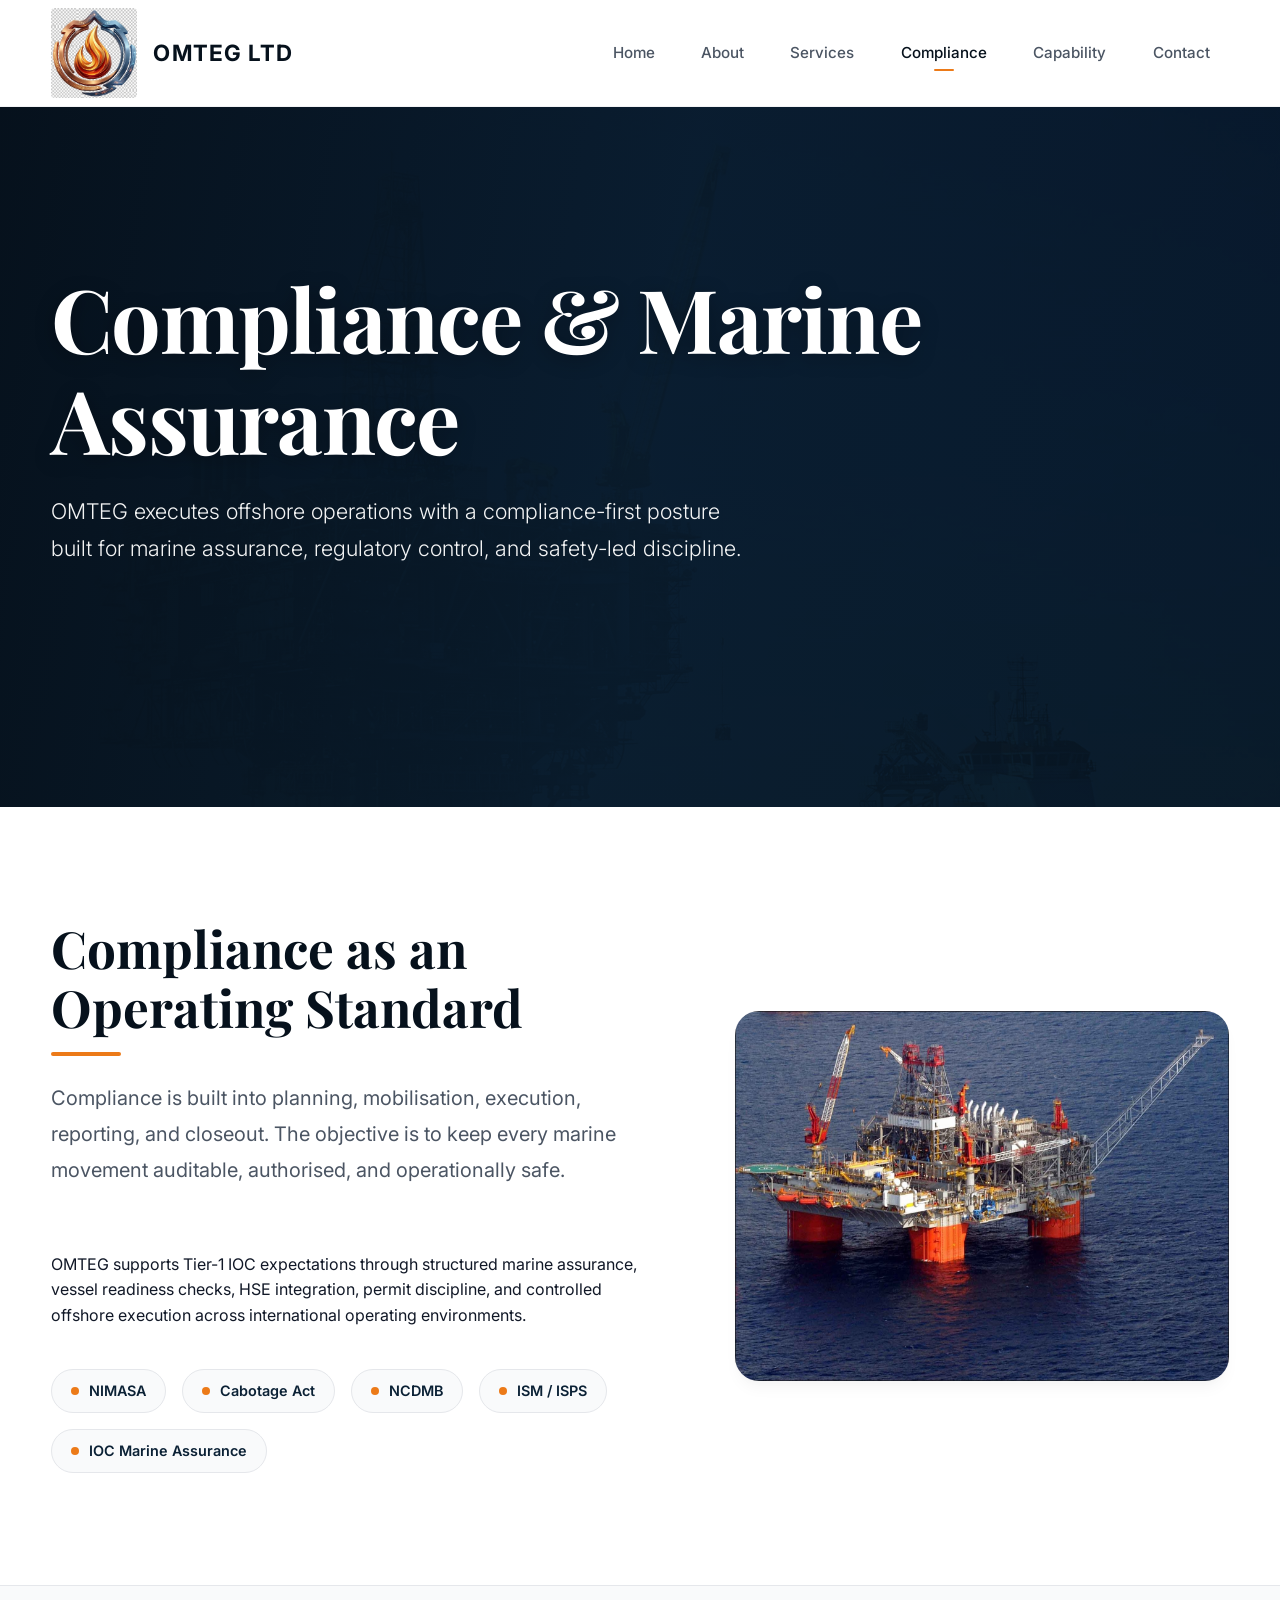
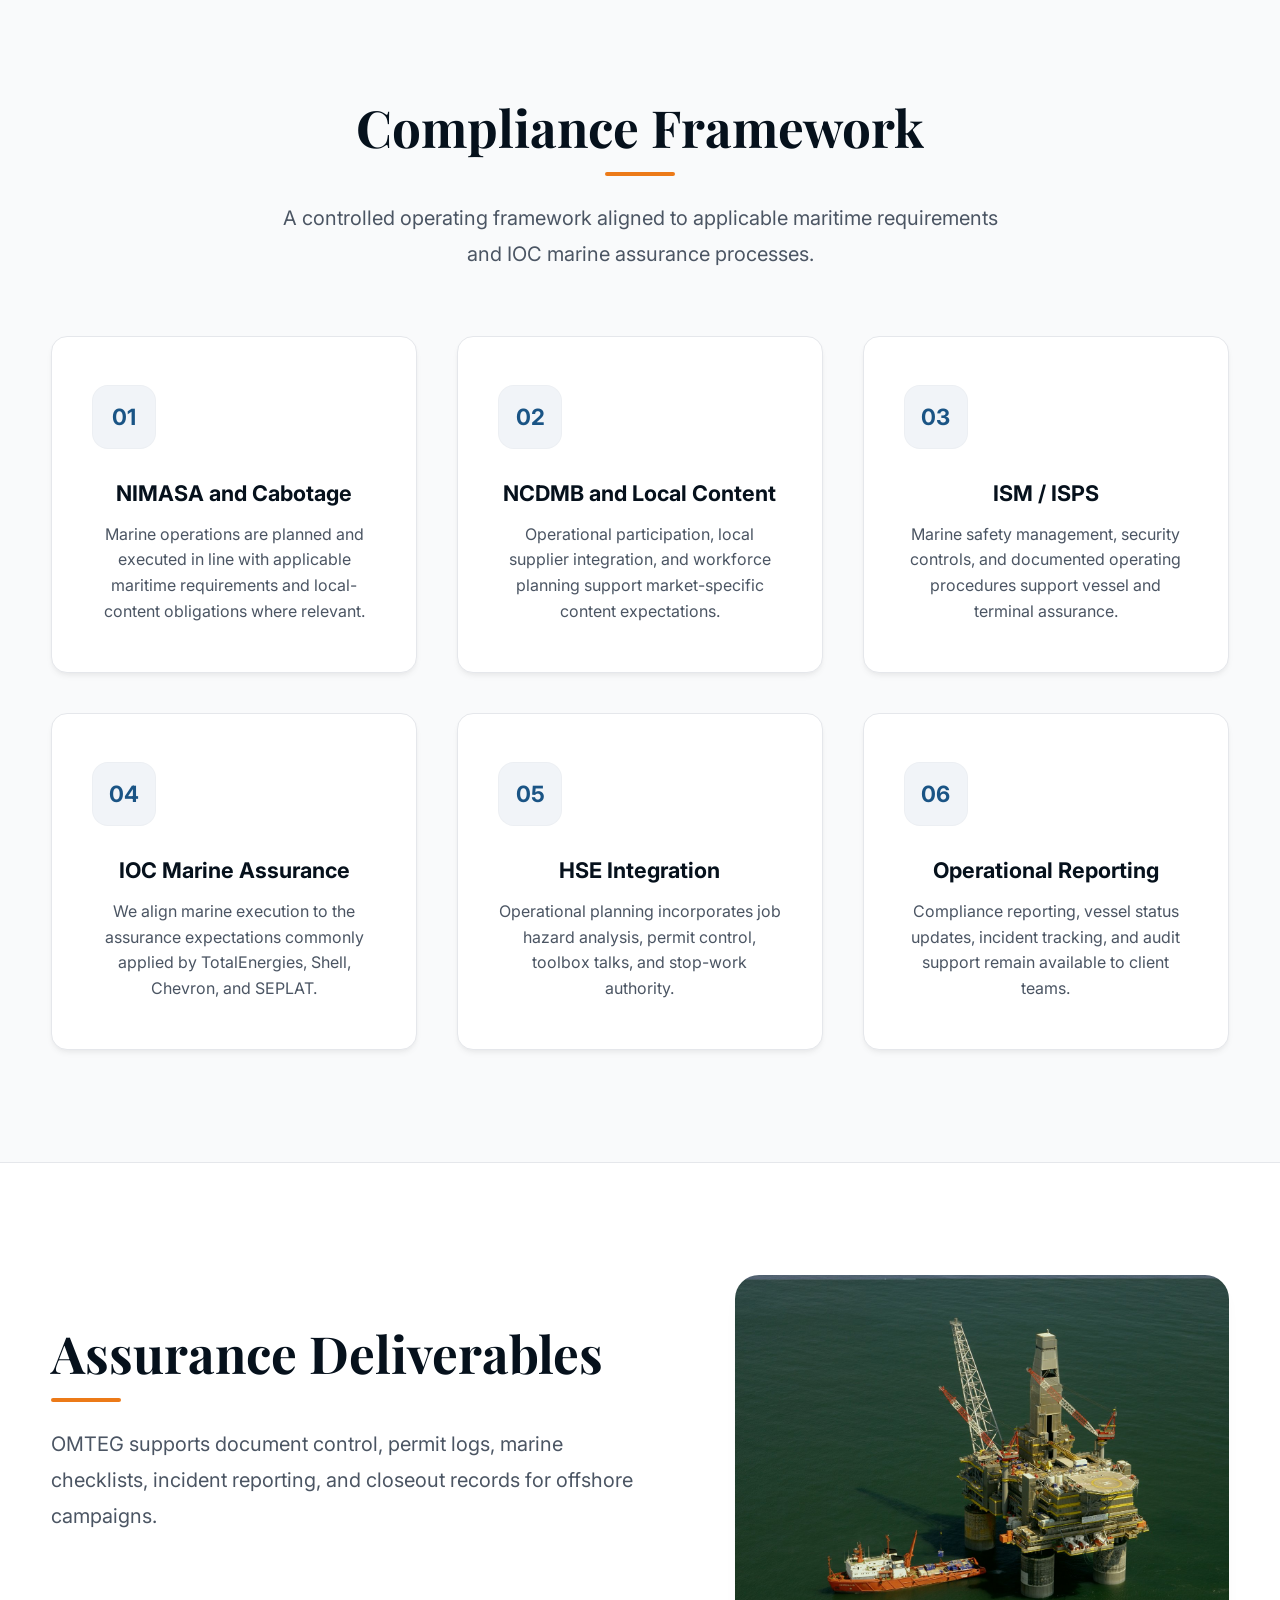
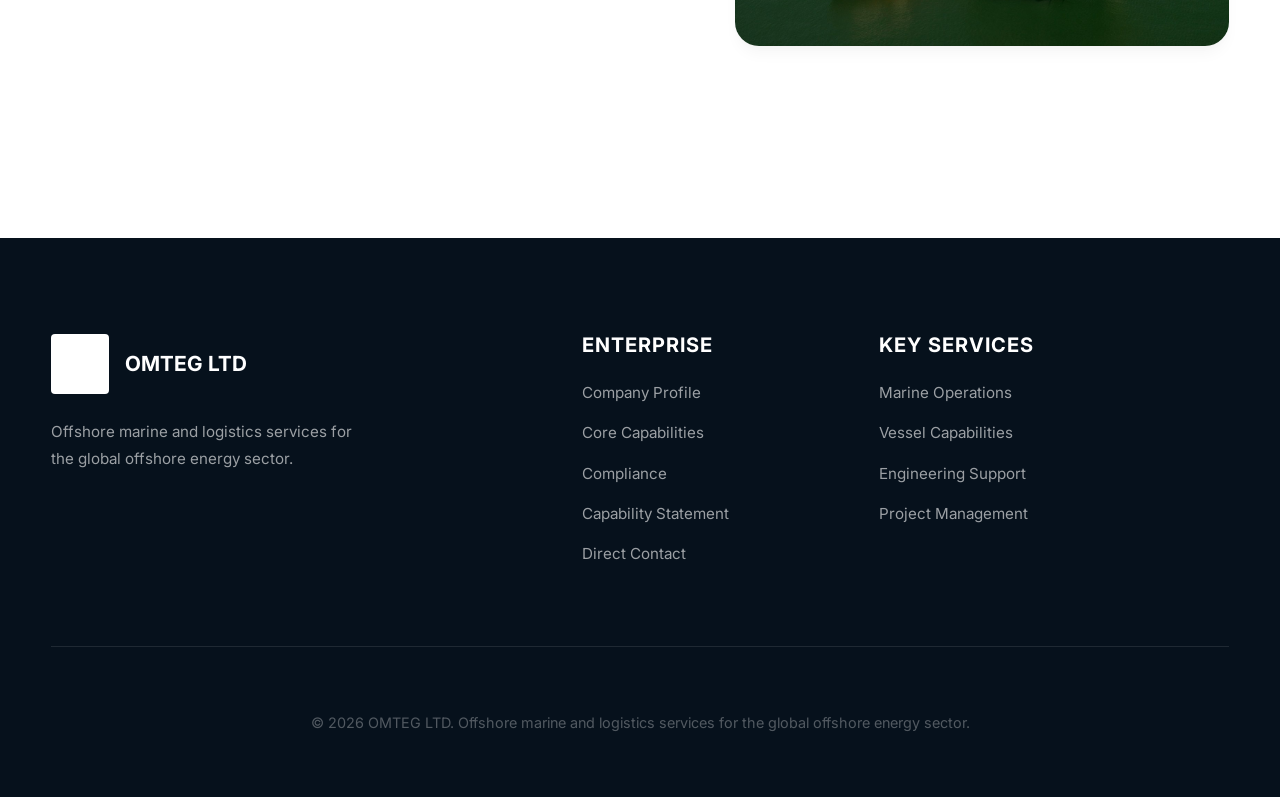
<file: hse/index.html>
<!doctype html>
<html lang="en">
<head>
  <meta charset="utf-8">
  <meta name="viewport" content="width=device-width, initial-scale=1">
  <title>Compliance & Marine Assurance | OMTEG LTD</title>
  <meta name="description" content="OMTEG compliance and marine assurance framework covering NIMASA, Cabotage Act, NCDMB, ISM/ISPS, and IOC marine assurance expectations.">
  <link rel="icon" type="image/png" sizes="32x32" href="/logo/omteg-no-background2.png">
  <link rel="icon" type="image/png" sizes="192x192" href="/logo/omteg-no-background2.png">
  <link rel="apple-touch-icon" sizes="180x180" href="/logo/omteg-no-background2.png">
  <link rel="stylesheet" href="/assets/css/style.css">
</head>
<body>
  <header class="site-header">
    <div class="container nav-wrap">
      <a class="brand" href="/">
        <img src="/logo/omteg-no-background2.png" alt="OMTEG logo">
        <span>OMTEG LTD</span>
      </a>
      <button class="nav-toggle" aria-label="Toggle menu">Menu</button>
      <nav class="nav-menu" aria-label="Main navigation">
        <a href="/">Home</a>
        <a href="/about/">About</a>
        <a href="/services/">Services</a>
        <a href="/hse/" class="active">Compliance</a>
        <a href="/capability-statement/">Capability</a>
        <a href="/contact/">Contact</a>
      </nav>
    </div>
  </header>

  <section class="hero hero-crew-transfer">
    <div class="container">
      <h1>Compliance &amp; Marine Assurance</h1>
      <p>OMTEG executes offshore operations with a compliance-first posture built for marine assurance, regulatory control, and safety-led discipline.</p>
    </div>
  </section>

  <section class="section">
    <div class="container split">
      <div>
        <h2>Compliance as an Operating Standard</h2>
        <p class="lead">Compliance is built into planning, mobilisation, execution, reporting, and closeout. The objective is to keep every marine movement auditable, authorised, and operationally safe.</p>
        <p>OMTEG supports Tier-1 IOC expectations through structured marine assurance, vessel readiness checks, HSE integration, permit discipline, and controlled offshore execution across international operating environments.</p>
        <div class="cert-list">
          <span class="chip">NIMASA</span>
          <span class="chip">Cabotage Act</span>
          <span class="chip">NCDMB</span>
          <span class="chip">ISM / ISPS</span>
          <span class="chip">IOC Marine Assurance</span>
        </div>
      </div>
      <img src="/assets/img/thunder-horse.jpg" alt="Industrial Safety Standard">
    </div>
  </section>

  <section class="section alt centered">
    <div class="container reveal">
      <h2>Compliance Framework</h2>
      <p class="lead">A controlled operating framework aligned to applicable maritime requirements and IOC marine assurance processes.</p>
      <div class="grid grid-3">
        <div class="card">
          <span class="icon-badge">01</span>
          <h3>NIMASA and Cabotage</h3>
          <p>Marine operations are planned and executed in line with applicable maritime requirements and local-content obligations where relevant.</p>
        </div>
        <div class="card">
          <span class="icon-badge">02</span>
          <h3>NCDMB and Local Content</h3>
          <p>Operational participation, local supplier integration, and workforce planning support market-specific content expectations.</p>
        </div>
        <div class="card">
          <span class="icon-badge">03</span>
          <h3>ISM / ISPS</h3>
          <p>Marine safety management, security controls, and documented operating procedures support vessel and terminal assurance.</p>
        </div>
        <div class="card">
          <span class="icon-badge">04</span>
          <h3>IOC Marine Assurance</h3>
          <p>We align marine execution to the assurance expectations commonly applied by TotalEnergies, Shell, Chevron, and SEPLAT.</p>
        </div>
        <div class="card">
          <span class="icon-badge">05</span>
          <h3>HSE Integration</h3>
          <p>Operational planning incorporates job hazard analysis, permit control, toolbox talks, and stop-work authority.</p>
        </div>
        <div class="card">
          <span class="icon-badge">06</span>
          <h3>Operational Reporting</h3>
          <p>Compliance reporting, vessel status updates, incident tracking, and audit support remain available to client teams.</p>
        </div>
      </div>
    </div>
  </section>

  <section class="section">
    <div class="container split reveal">
      <div>
        <h2>Assurance Deliverables</h2>
        <p class="lead">OMTEG supports document control, permit logs, marine checklists, incident reporting, and closeout records for offshore campaigns.</p>
      </div>
      <img src="/assets/img/offshore-ops.jpg" alt="Offshore operations under compliance control">
    </div>
  </section>

    <footer class="site-footer">
    <div class="container footer-grid reveal">
      <div>
        <a class="footer-brand" href="/">
          <img src="/logo/omteg-no-background2.png" alt="OMTEG logo">
          OMTEG LTD
        </a>
        <p class="footer-copy">Offshore marine and logistics services for the global offshore energy sector.</p>
      </div>
      <div>
        <h4>Enterprise</h4>
        <ul class="footer-links">
          <li><a href="/about/">Company Profile</a></li>
          <li><a href="/services/">Core Capabilities</a></li>
          <li><a href="/hse/">Compliance</a></li>
          <li><a href="/capability-statement/">Capability Statement</a></li>
          <li><a href="/contact/">Direct Contact</a></li>
        </ul>
      </div>
      <div>
        <h4>Key Services</h4>
        <ul class="footer-links">
          <li><a href="/services/marine-logistics.html">Marine Operations</a></li>
          <li><a href="/services/vessel-capabilities.html">Vessel Capabilities</a></li>
          <li><a href="/services/engineering.html">Engineering Support</a></li>
          <li><a href="/services/project-management.html">Project Management</a></li>
        </ul>
      </div>
    </div>
    <div class="container footer-bottom">
      <p class="footer-muted">&copy; 2026 OMTEG LTD. Offshore marine and logistics services for the global offshore energy sector.</p>
    </div>
  </footer>

  <script src="/assets/js/main.js"></script>
</body>
</html>
</file>
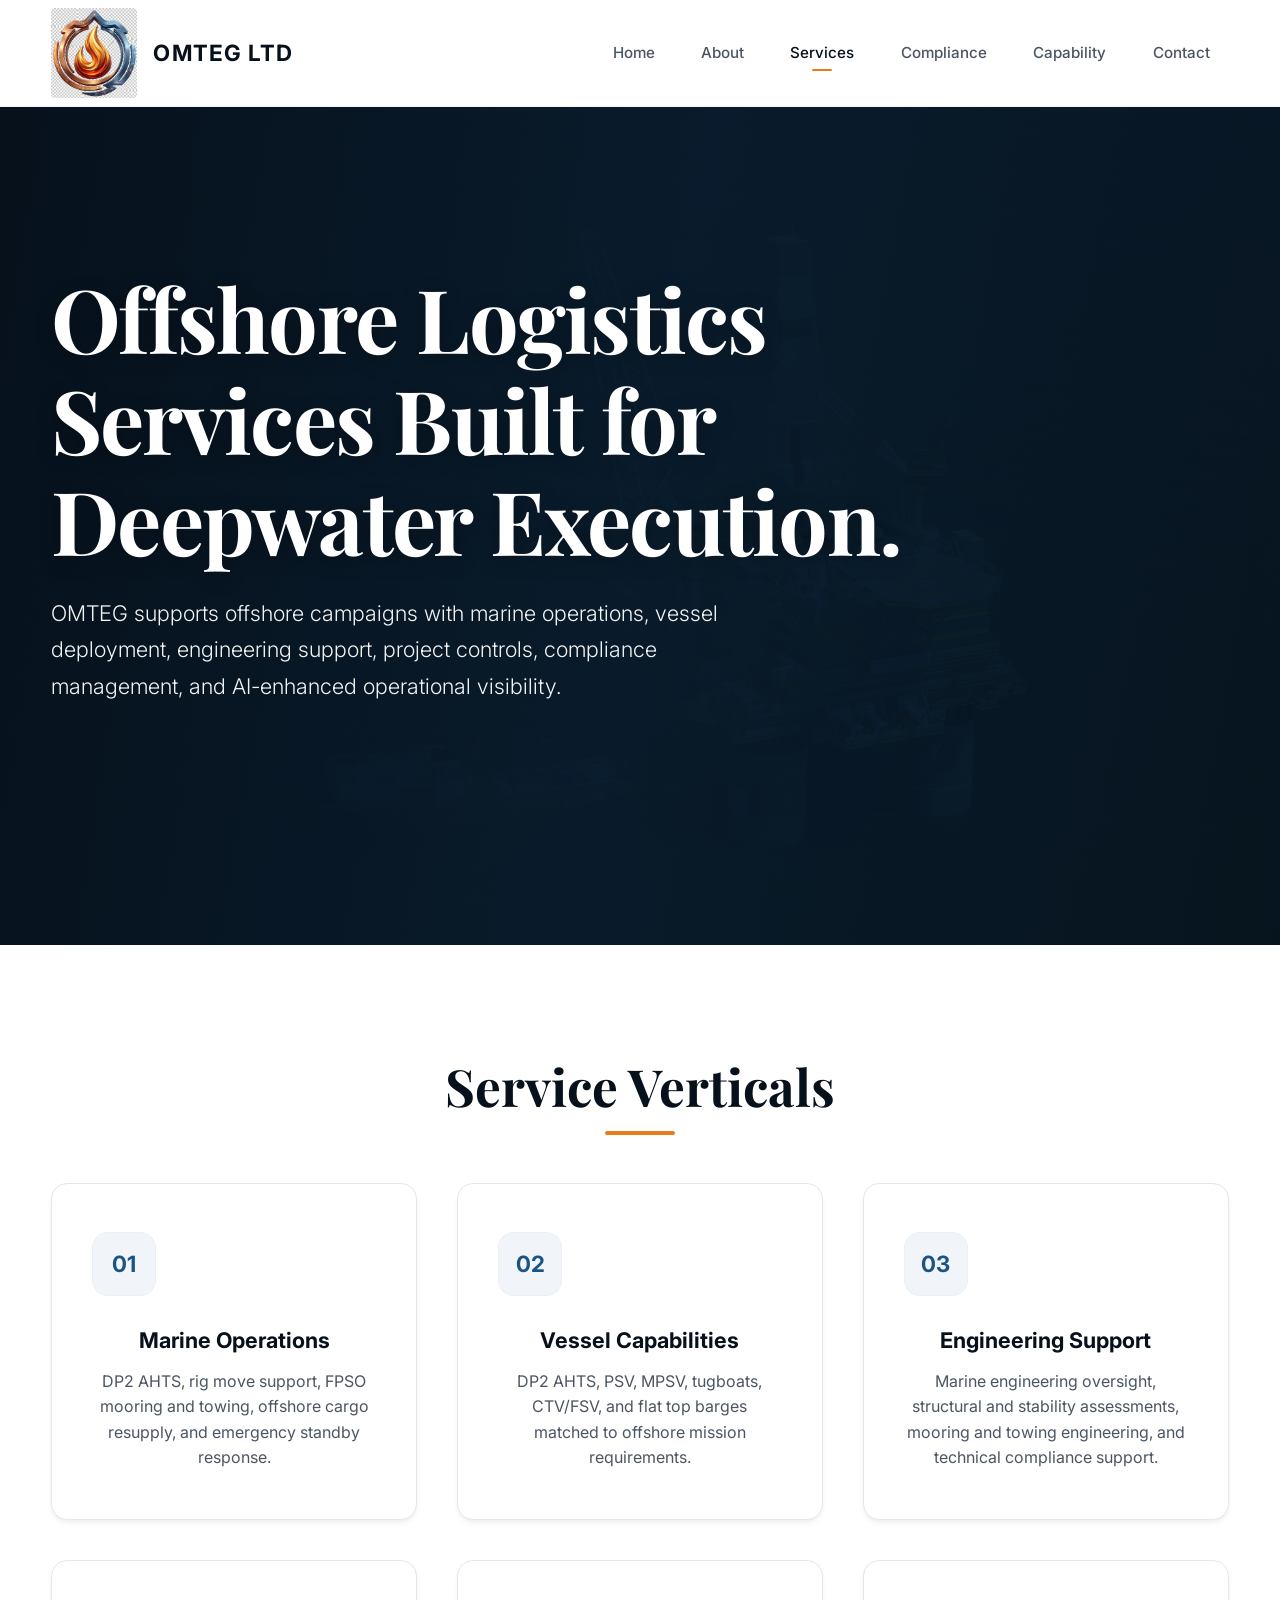
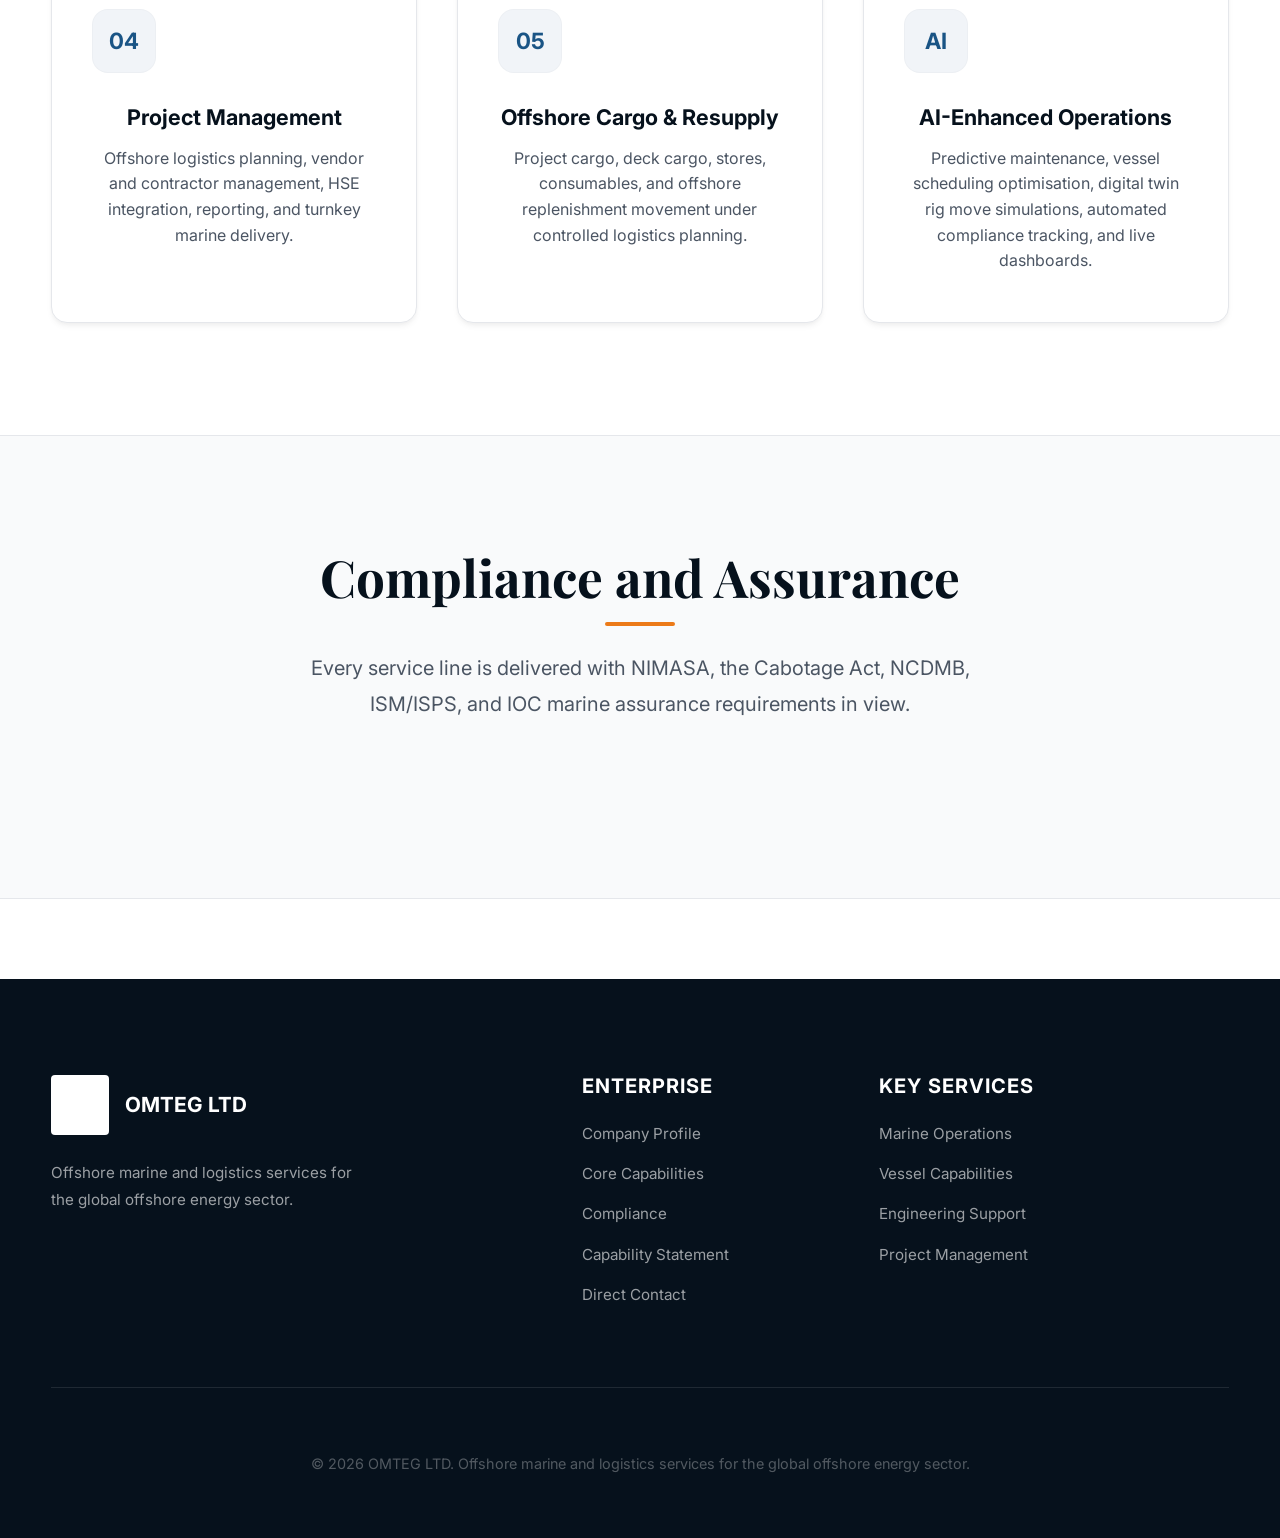
<file: services/index.html>
<!doctype html>
<html lang="en">
<head>
  <meta charset="utf-8">
  <meta name="viewport" content="width=device-width, initial-scale=1">
  <title>Services | OMTEG LTD</title>
  <meta name="description" content="OMTEG offshore logistics services: marine operations, cargo resupply, vessel capabilities, engineering support, project management, compliance, and AI-enabled operations.">
  <link rel="canonical" href="https://www.omteg.com/services/">
  <link rel="icon" type="image/png" sizes="32x32" href="/logo/omteg-no-background2.png">
  <link rel="icon" type="image/png" sizes="192x192" href="/logo/omteg-no-background2.png">
  <link rel="apple-touch-icon" sizes="180x180" href="/logo/omteg-no-background2.png">
  <link rel="stylesheet" href="/assets/css/style.css">
</head>
<body>
  <header class="site-header">
    <div class="container nav-wrap">
      <a class="brand" href="/">
        <img src="/logo/omteg-no-background2.png" alt="OMTEG logo">
        <span>OMTEG LTD</span>
      </a>
      <button class="nav-toggle" aria-label="Toggle menu">Menu</button>
      <nav class="nav-menu" aria-label="Main navigation">
        <a href="/">Home</a>
        <a href="/about/">About</a>
        <a href="/services/" class="active">Services</a>
        <a href="/hse/">Compliance</a>
        <a href="/capability-statement/">Capability</a>
        <a href="/contact/">Contact</a>
      </nav>
    </div>
  </header>

  <section class="hero hero-offshore-ops">
    <div class="container">
      <h1>Offshore Logistics Services Built for Deepwater Execution.</h1>
      <p>OMTEG supports offshore campaigns with marine operations, vessel deployment, engineering support, project controls, compliance management, and AI-enhanced operational visibility.</p>
    </div>
  </section>

  <section class="section centered">
    <div class="container">
      <h2 class="section-heading-spaced">Service Verticals</h2>
      <div class="grid grid-3">
        <a class="card" href="/services/marine-logistics.html">
          <span class="icon-badge">01</span>
          <h3>Marine Operations</h3>
          <p>DP2 AHTS, rig move support, FPSO mooring and towing, offshore cargo resupply, and emergency standby response.</p>
        </a>
        <a class="card" href="/services/vessel-capabilities.html">
          <span class="icon-badge">02</span>
          <h3>Vessel Capabilities</h3>
          <p>DP2 AHTS, PSV, MPSV, tugboats, CTV/FSV, and flat top barges matched to offshore mission requirements.</p>
        </a>
        <a class="card" href="/services/engineering.html">
          <span class="icon-badge">03</span>
          <h3>Engineering Support</h3>
          <p>Marine engineering oversight, structural and stability assessments, mooring and towing engineering, and technical compliance support.</p>
        </a>
        <a class="card" href="/services/project-management.html">
          <span class="icon-badge">04</span>
          <h3>Project Management</h3>
          <p>Offshore logistics planning, vendor and contractor management, HSE integration, reporting, and turnkey marine delivery.</p>
        </a>
        <a class="card" href="/services/logistics.html">
          <span class="icon-badge">05</span>
          <h3>Offshore Cargo &amp; Resupply</h3>
          <p>Project cargo, deck cargo, stores, consumables, and offshore replenishment movement under controlled logistics planning.</p>
        </a>
        <a class="card" href="/services/it-cybersecurity.html">
          <span class="icon-badge">AI</span>
          <h3>AI-Enhanced Operations</h3>
          <p>Predictive maintenance, vessel scheduling optimisation, digital twin rig move simulations, automated compliance tracking, and live dashboards.</p>
        </a>
      </div>
    </div>
  </section>

  <section class="section alt centered">
    <div class="container reveal">
      <h2>Compliance and Assurance</h2>
      <p class="lead">Every service line is delivered with NIMASA, the Cabotage Act, NCDMB, ISM/ISPS, and IOC marine assurance requirements in view.</p>
    </div>
  </section>

  <footer class="site-footer">
    <div class="container footer-grid reveal">
      <div>
        <a class="footer-brand" href="/">
          <img src="/logo/omteg-no-background2.png" alt="OMTEG logo">
          OMTEG LTD
        </a>
        <p class="footer-copy">Offshore marine and logistics services for the global offshore energy sector.</p>
      </div>
      <div>
        <h4>Enterprise</h4>
        <ul class="footer-links">
          <li><a href="/about/">Company Profile</a></li>
          <li><a href="/services/">Core Capabilities</a></li>
          <li><a href="/hse/">Compliance</a></li>
          <li><a href="/capability-statement/">Capability Statement</a></li>
          <li><a href="/contact/">Direct Contact</a></li>
        </ul>
      </div>
      <div>
        <h4>Key Services</h4>
        <ul class="footer-links">
          <li><a href="/services/marine-logistics.html">Marine Operations</a></li>
          <li><a href="/services/vessel-capabilities.html">Vessel Capabilities</a></li>
          <li><a href="/services/engineering.html">Engineering Support</a></li>
          <li><a href="/services/project-management.html">Project Management</a></li>
        </ul>
      </div>
    </div>
    <div class="container footer-bottom">
      <p class="footer-muted">&copy; 2026 OMTEG LTD. Offshore marine and logistics services for the global offshore energy sector.</p>
    </div>
  </footer>

  <script src="/assets/js/main.js"></script>
</body>
</html>
</file>
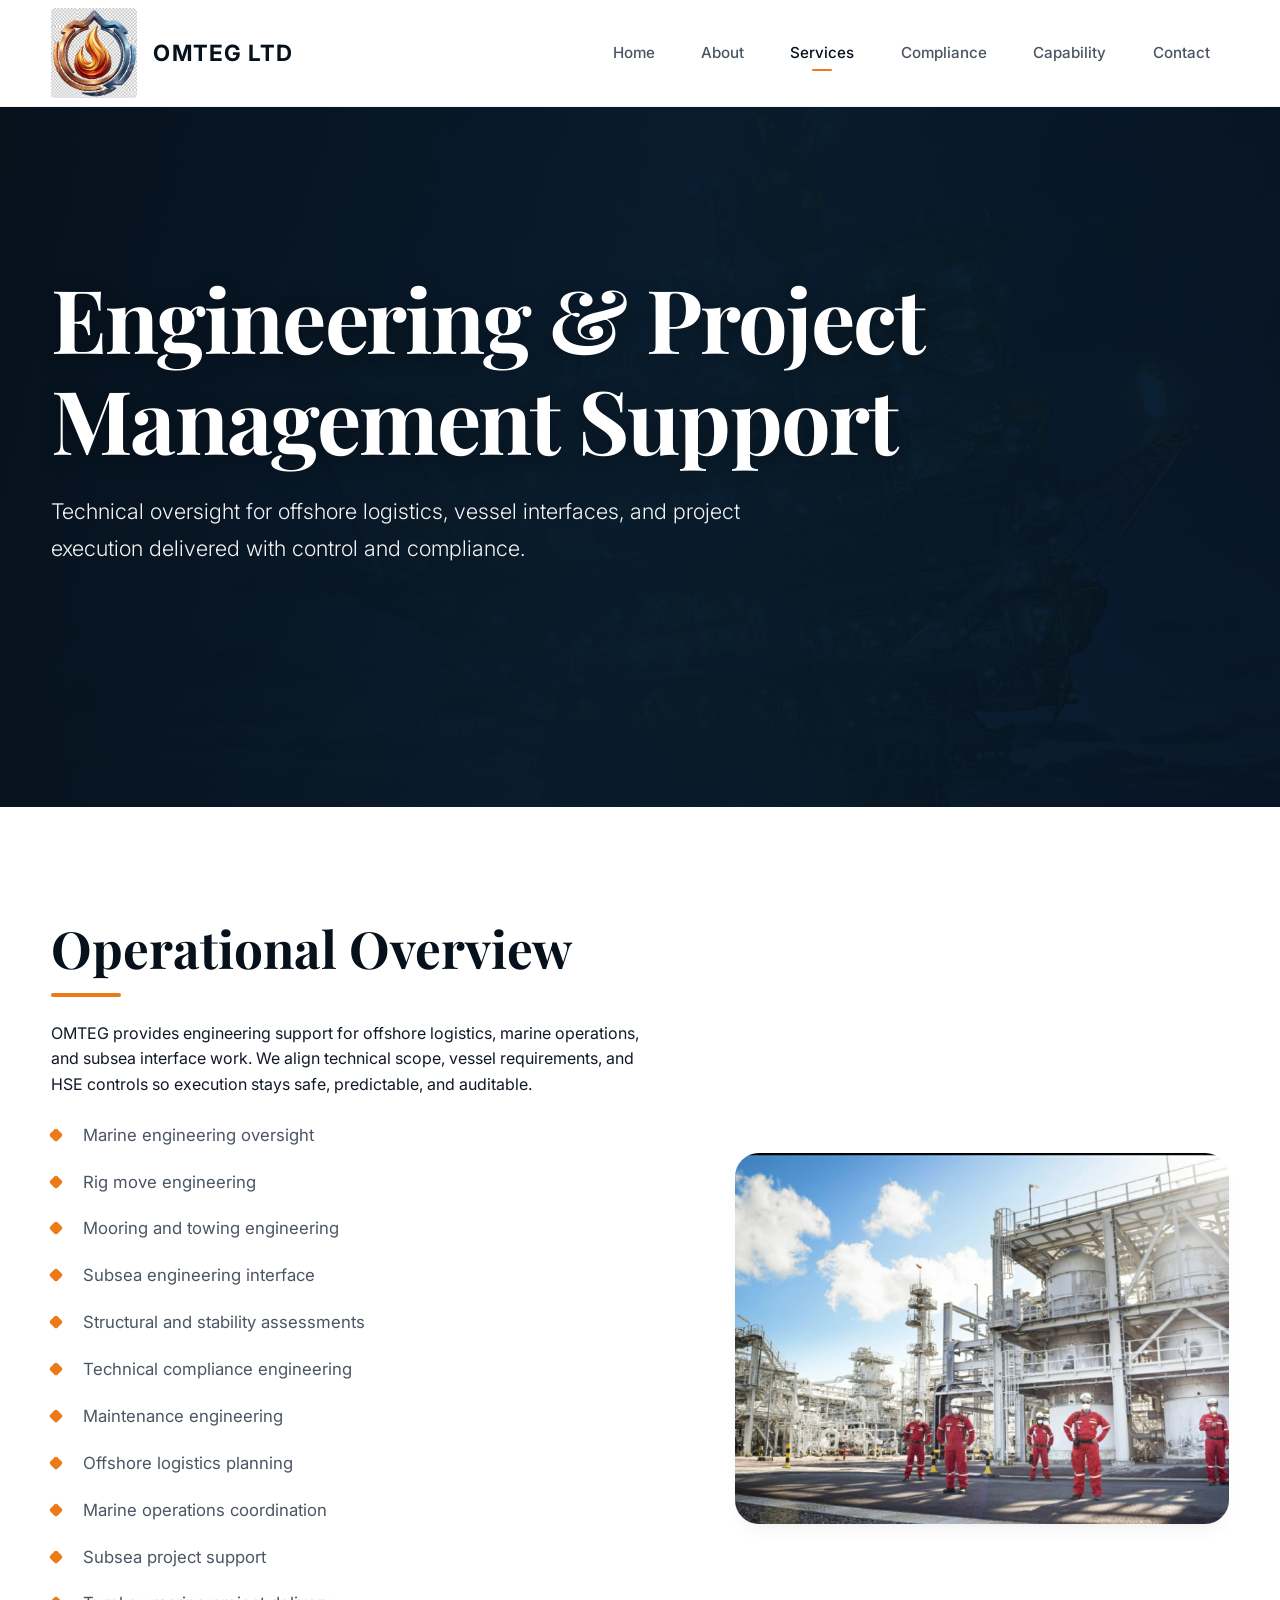
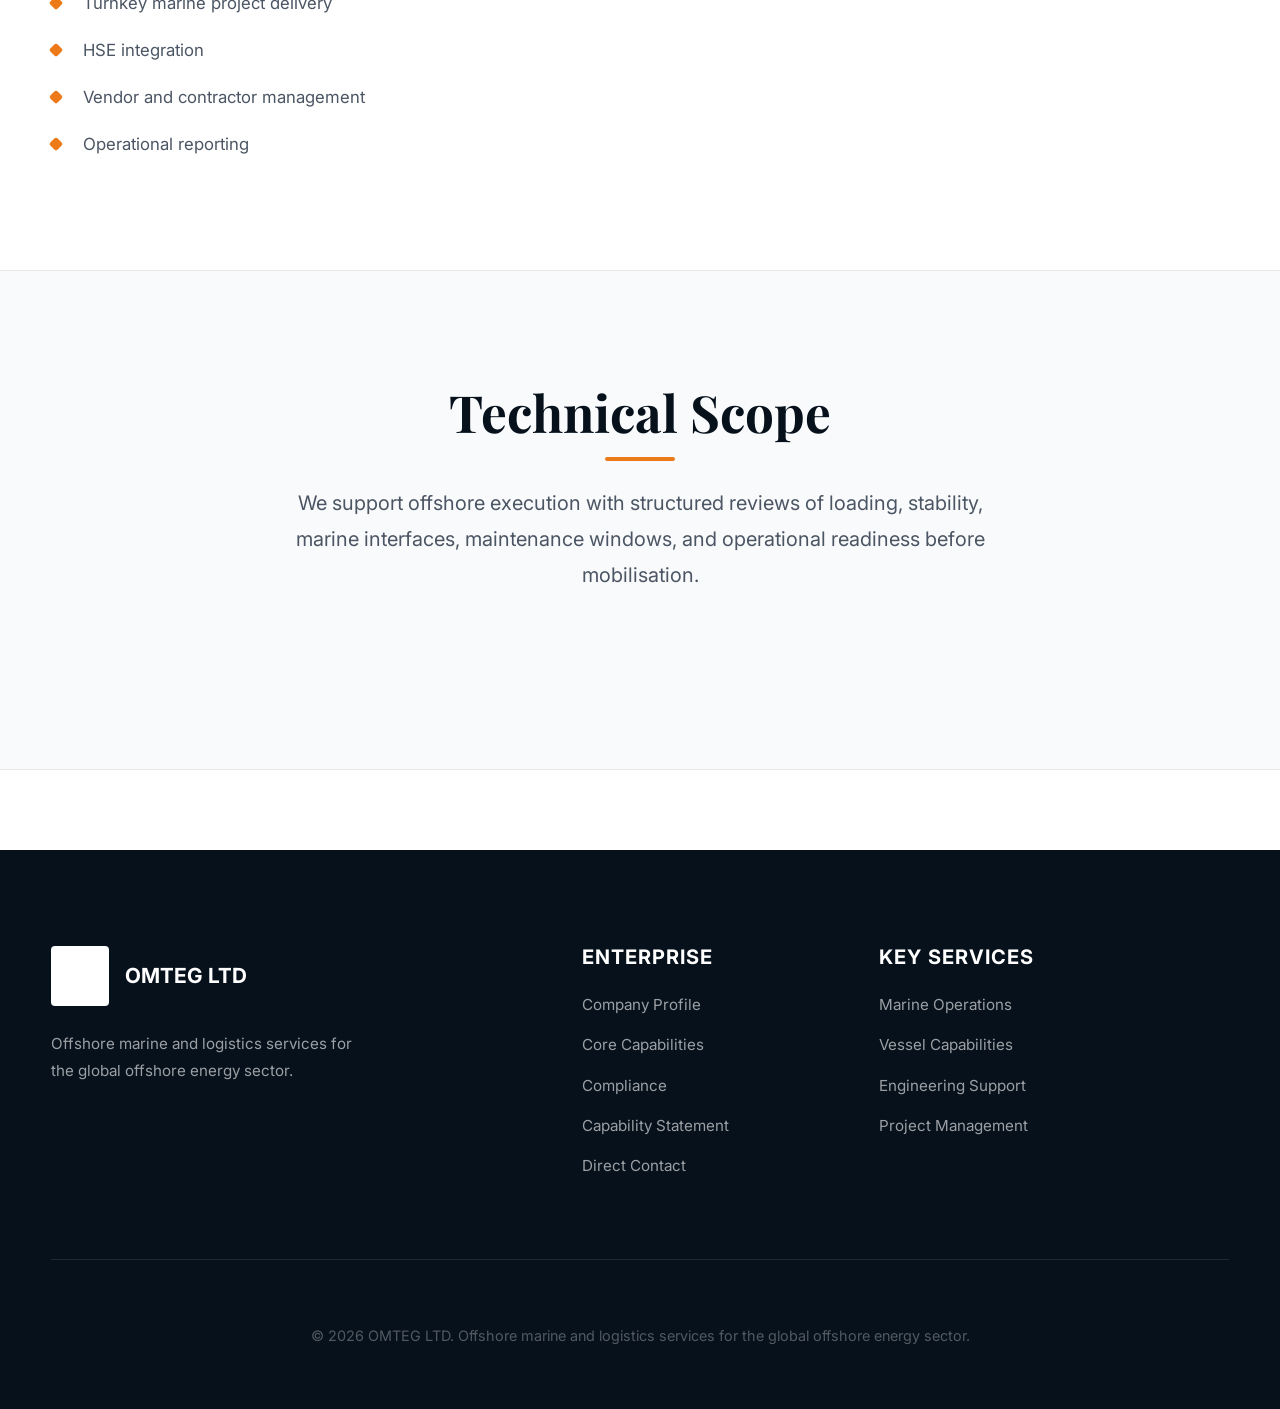
<file: services/engineering.html>
<!doctype html>
<html lang="en">
<head>
  <meta charset="utf-8">
  <meta name="viewport" content="width=device-width, initial-scale=1">
  <title>Engineering Support | OMTEG LTD</title>
  <meta name="description" content="OMTEG marine engineering support: rig move engineering, mooring and towing engineering, stability assessments, compliance engineering, maintenance support, and offshore project support.">
  <link rel="icon" type="image/png" sizes="32x32" href="/logo/omteg-no-background2.png">
  <link rel="icon" type="image/png" sizes="192x192" href="/logo/omteg-no-background2.png">
  <link rel="apple-touch-icon" sizes="180x180" href="/logo/omteg-no-background2.png">
  <link rel="stylesheet" href="/assets/css/style.css">
</head>
<body>
  <header class="site-header">
    <div class="container nav-wrap">
      <a class="brand" href="/">
        <img src="/logo/omteg-no-background2.png" alt="OMTEG logo">
        <span>OMTEG LTD</span>
      </a>
      <button class="nav-toggle" aria-label="Toggle menu">Menu</button>
      <nav class="nav-menu" aria-label="Main navigation">
        <a href="/">Home</a>
        <a href="/about/">About</a>
        <a href="/services/" class="active">Services</a>
        <a href="/hse/">Compliance</a>
        <a href="/capability-statement/">Capability</a>
        <a href="/contact/">Contact</a>
      </nav>
    </div>
  </header>

  <section class="hero hero-offshore-dusk">
    <div class="container">
      <h1>Engineering &amp; Project Management Support</h1>
      <p>Technical oversight for offshore logistics, vessel interfaces, and project execution delivered with control and compliance.</p>
    </div>
  </section>

  <section class="section">
    <div class="container split reveal">
      <div>
        <h2>Operational Overview</h2>
        <p>OMTEG provides engineering support for offshore logistics, marine operations, and subsea interface work. We align technical scope, vessel requirements, and HSE controls so execution stays safe, predictable, and auditable.</p>
        <ul class="list mt-1-5rem">
          <li>Marine engineering oversight</li><li>Rig move engineering</li><li>Mooring and towing engineering</li><li>Subsea engineering interface</li><li>Structural and stability assessments</li><li>Technical compliance engineering</li><li>Maintenance engineering</li><li>Offshore logistics planning</li><li>Marine operations coordination</li><li>Subsea project support</li><li>Turnkey marine project delivery</li><li>HSE integration</li><li>Vendor and contractor management</li><li>Operational reporting</li>
        </ul>
      </div>
      <img src="/assets/img/gas-plant.jpg" alt="Industrial energy facility with engineered process equipment">
    </div>
  </section>

  <section class="section alt centered">
    <div class="container reveal">
      <h2>Technical Scope</h2>
      <p class="lead">We support offshore execution with structured reviews of loading, stability, marine interfaces, maintenance windows, and operational readiness before mobilisation.</p>
    </div>
  </section>

    <footer class="site-footer">
    <div class="container footer-grid reveal">
      <div>
        <a class="footer-brand" href="/">
          <img src="/logo/omteg-no-background2.png" alt="OMTEG logo">
          OMTEG LTD
        </a>
        <p class="footer-copy">Offshore marine and logistics services for the global offshore energy sector.</p>
      </div>
      <div>
        <h4>Enterprise</h4>
        <ul class="footer-links">
          <li><a href="/about/">Company Profile</a></li>
          <li><a href="/services/">Core Capabilities</a></li>
          <li><a href="/hse/">Compliance</a></li>
          <li><a href="/capability-statement/">Capability Statement</a></li>
          <li><a href="/contact/">Direct Contact</a></li>
        </ul>
      </div>
      <div>
        <h4>Key Services</h4>
        <ul class="footer-links">
          <li><a href="/services/marine-logistics.html">Marine Operations</a></li>
          <li><a href="/services/vessel-capabilities.html">Vessel Capabilities</a></li>
          <li><a href="/services/engineering.html">Engineering Support</a></li>
          <li><a href="/services/project-management.html">Project Management</a></li>
        </ul>
      </div>
    </div>
    <div class="container footer-bottom">
      <p class="footer-muted">&copy; 2026 OMTEG LTD. Offshore marine and logistics services for the global offshore energy sector.</p>
    </div>
  </footer>

  <script src="/assets/js/main.js"></script>
</body>
</html>
</file>
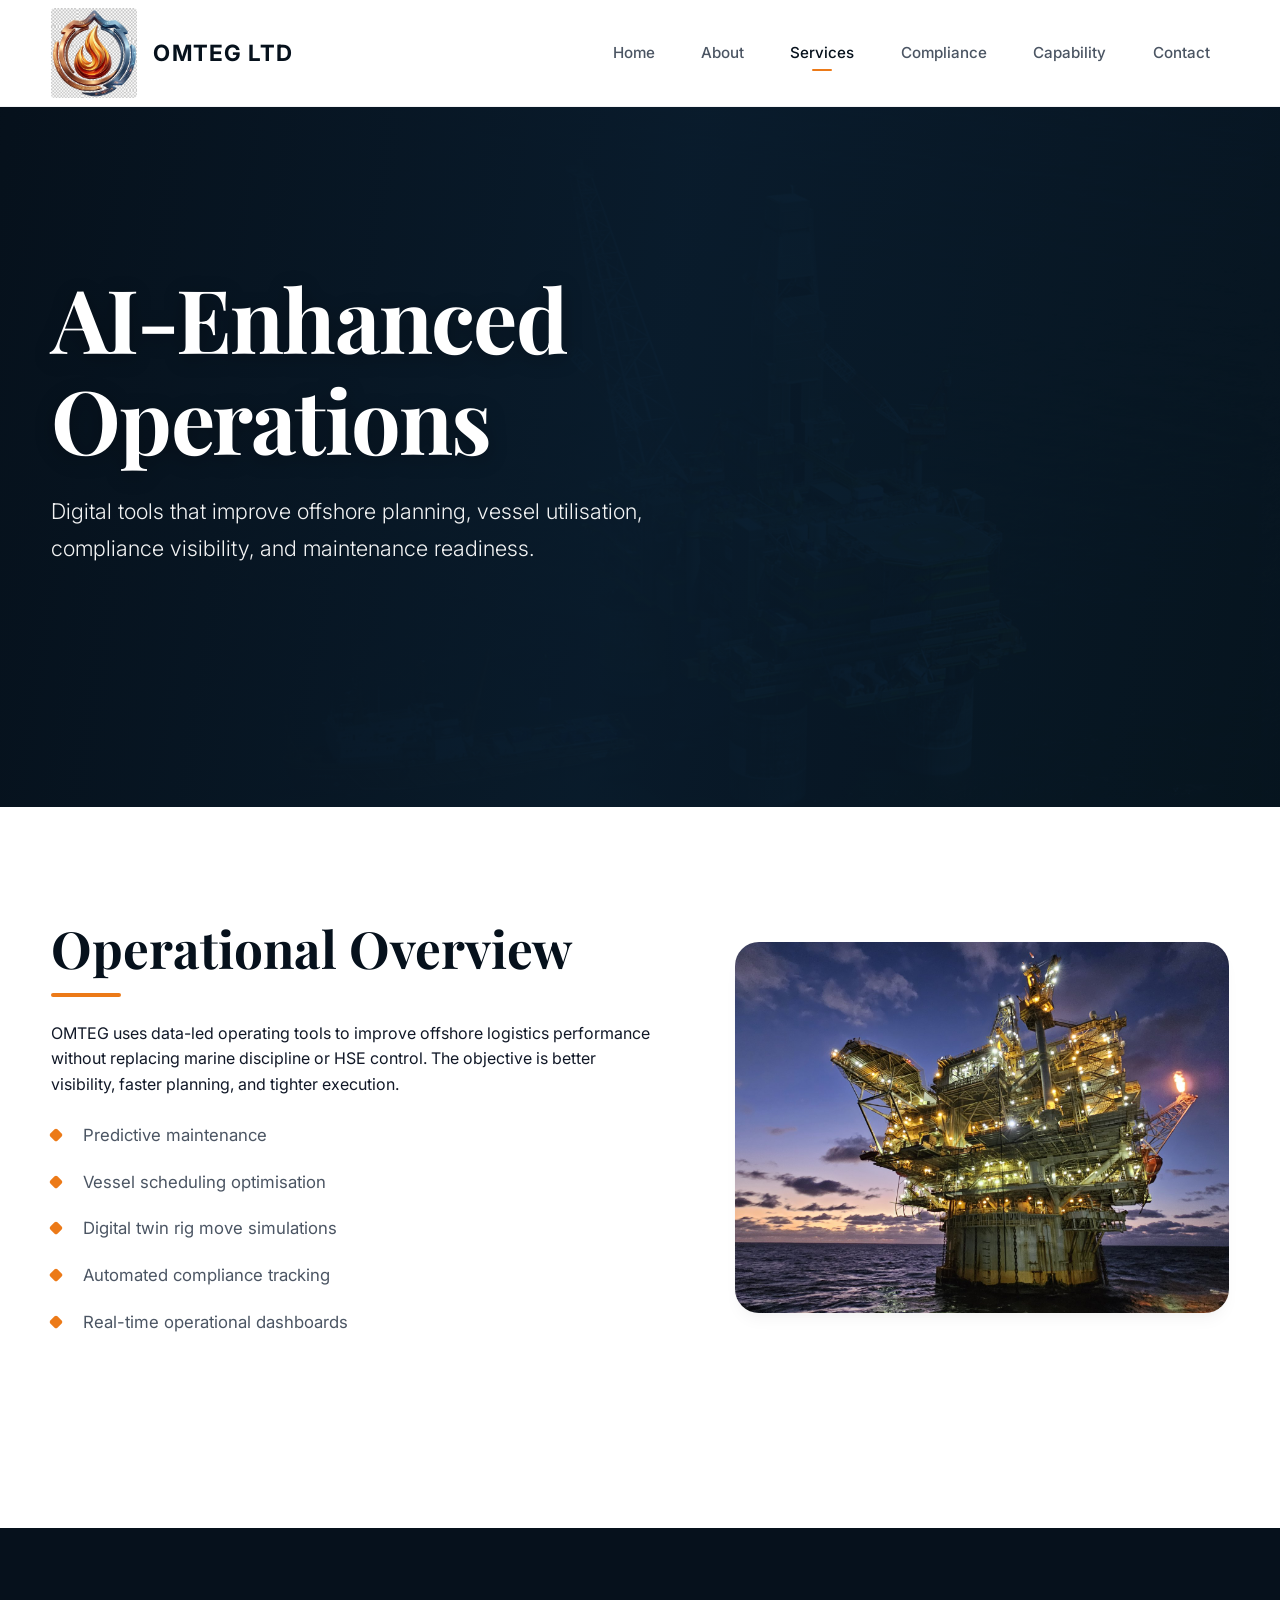
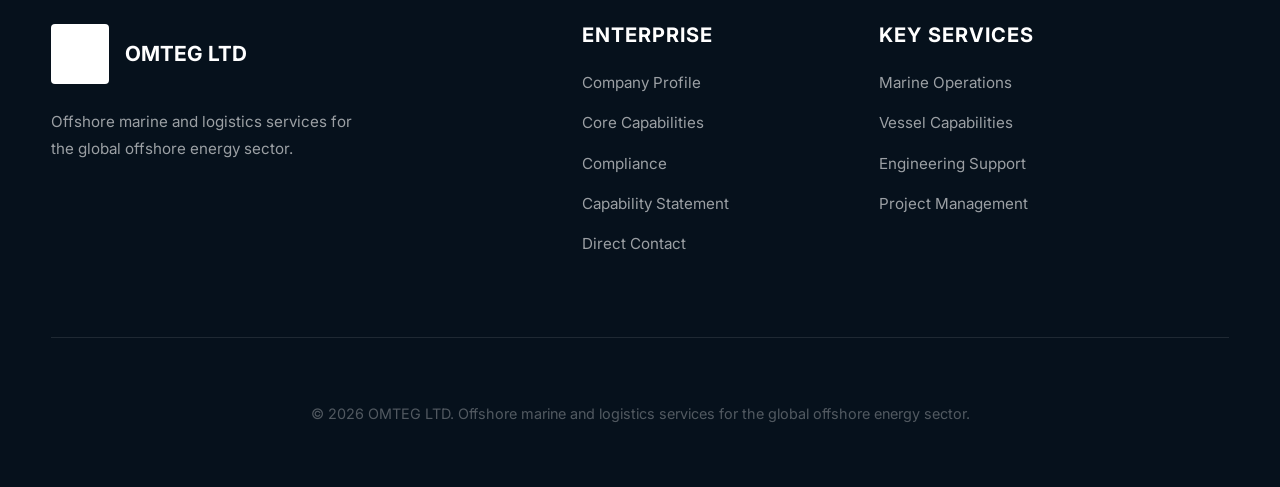
<file: services/it-cybersecurity.html>
<!doctype html>
<html lang="en">
<head>
  <meta charset="utf-8">
  <meta name="viewport" content="width=device-width, initial-scale=1">
  <title>AI-Enhanced Operations | OMTEG LTD</title>
  <meta name="description" content="OMTEG AI-enhanced operations for offshore logistics: predictive maintenance, vessel scheduling optimisation, digital twin rig move simulations, automated compliance tracking, and operational dashboards.">
  <link rel="icon" type="image/png" sizes="32x32" href="/logo/omteg-no-background2.png">
  <link rel="icon" type="image/png" sizes="192x192" href="/logo/omteg-no-background2.png">
  <link rel="apple-touch-icon" sizes="180x180" href="/logo/omteg-no-background2.png">
  <link rel="stylesheet" href="/assets/css/style.css">
</head>
<body>
  <header class="site-header">
    <div class="container nav-wrap">
      <a class="brand" href="/">
        <img src="/logo/omteg-no-background2.png" alt="OMTEG logo">
        <span>OMTEG LTD</span>
      </a>
      <button class="nav-toggle" aria-label="Toggle menu">Menu</button>
      <nav class="nav-menu" aria-label="Main navigation">
        <a href="/">Home</a>
        <a href="/about/">About</a>
        <a href="/services/" class="active">Services</a>
        <a href="/hse/">Compliance</a>
        <a href="/capability-statement/">Capability</a>
        <a href="/contact/">Contact</a>
      </nav>
    </div>
  </header>

  <section class="hero hero-offshore-ops">
    <div class="container">
      <h1>AI-Enhanced Operations</h1>
      <p>Digital tools that improve offshore planning, vessel utilisation, compliance visibility, and maintenance readiness.</p>
    </div>
  </section>

  <section class="section">
    <div class="container split reveal">
      <div>
        <h2>Operational Overview</h2>
        <p>OMTEG uses data-led operating tools to improve offshore logistics performance without replacing marine discipline or HSE control. The objective is better visibility, faster planning, and tighter execution.</p>
        <ul class="list mt-1-5rem">
          <li>Predictive maintenance</li>
          <li>Vessel scheduling optimisation</li>
          <li>Digital twin rig move simulations</li>
          <li>Automated compliance tracking</li>
          <li>Real-time operational dashboards</li>
        </ul>
      </div>
      <img src="/assets/img/offshore-dusk.jpg" alt="Offshore platform supporting digital planning and operational visibility">
    </div>
  </section>

    <footer class="site-footer">
    <div class="container footer-grid reveal">
      <div>
        <a class="footer-brand" href="/">
          <img src="/logo/omteg-no-background2.png" alt="OMTEG logo">
          OMTEG LTD
        </a>
        <p class="footer-copy">Offshore marine and logistics services for the global offshore energy sector.</p>
      </div>
      <div>
        <h4>Enterprise</h4>
        <ul class="footer-links">
          <li><a href="/about/">Company Profile</a></li>
          <li><a href="/services/">Core Capabilities</a></li>
          <li><a href="/hse/">Compliance</a></li>
          <li><a href="/capability-statement/">Capability Statement</a></li>
          <li><a href="/contact/">Direct Contact</a></li>
        </ul>
      </div>
      <div>
        <h4>Key Services</h4>
        <ul class="footer-links">
          <li><a href="/services/marine-logistics.html">Marine Operations</a></li>
          <li><a href="/services/vessel-capabilities.html">Vessel Capabilities</a></li>
          <li><a href="/services/engineering.html">Engineering Support</a></li>
          <li><a href="/services/project-management.html">Project Management</a></li>
        </ul>
      </div>
    </div>
    <div class="container footer-bottom">
      <p class="footer-muted">&copy; 2026 OMTEG LTD. Offshore marine and logistics services for the global offshore energy sector.</p>
    </div>
  </footer>

  <script src="/assets/js/main.js"></script>
</body>
</html>
</file>
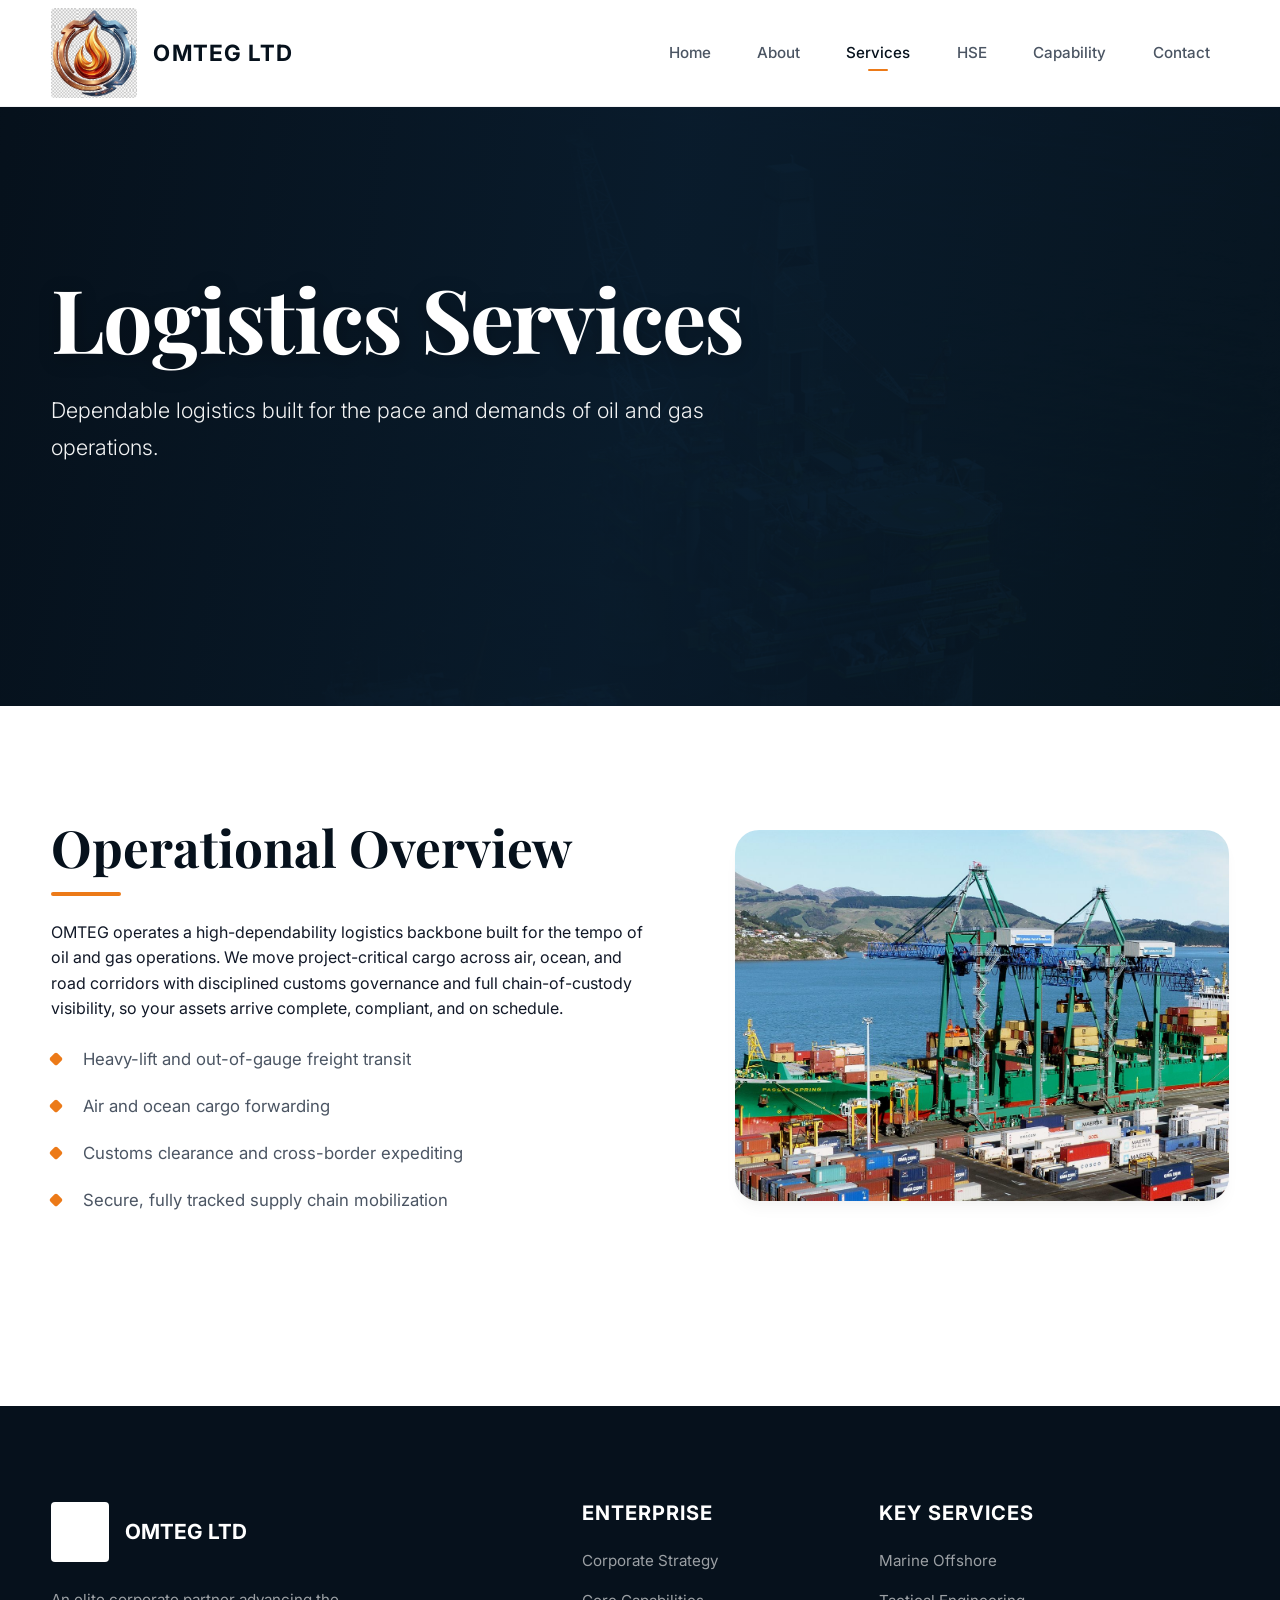
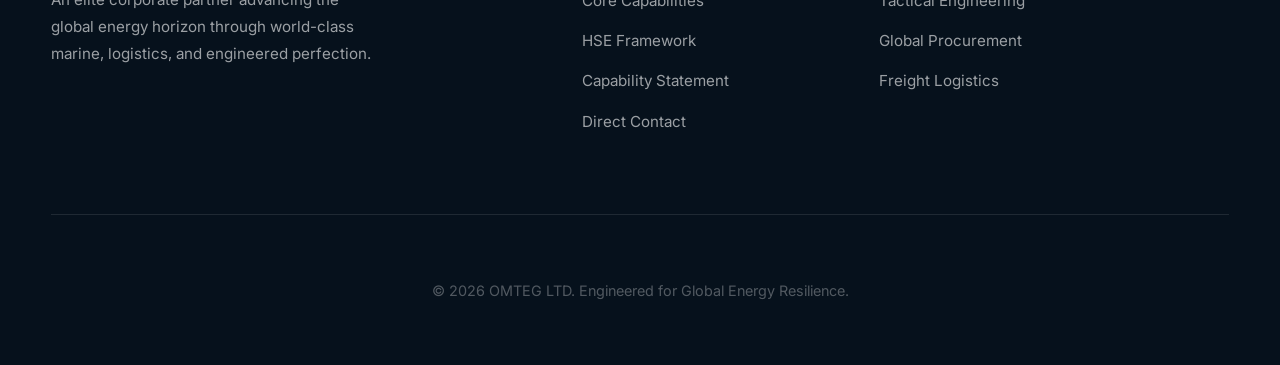
<file: services/logistics.html>
<!doctype html>
<html lang="en">
<head>
  <meta charset="utf-8">
  <meta name="viewport" content="width=device-width, initial-scale=1">
  <title>Logistics Services | OMTEG LTD</title>
  <meta name="description" content="OMTEG delivers high-dependability logistics for oil and gas: heavy-lift freight, air and ocean forwarding, customs clearance, and secure supply chain mobilization.">
  <link rel="icon" type="image/png" sizes="32x32" href="/logo/omteg-no-background2.png">
  <link rel="icon" type="image/png" sizes="192x192" href="/logo/omteg-no-background2.png">
  <link rel="apple-touch-icon" sizes="180x180" href="/logo/omteg-no-background2.png">
  <link rel="stylesheet" href="/assets/css/style.css">
</head>
<body>
  <header class="site-header">
    <div class="container nav-wrap">
      <a class="brand" href="/">
        <img src="/logo/omteg-no-background2.png" alt="OMTEG logo">
        <span>OMTEG LTD</span>
      </a>
      <button class="nav-toggle" aria-label="Toggle menu">Menu ?</button>
      <nav class="nav-menu">
        <a href="/">Home</a>
        <a href="/about/">About</a>
        <a href="/services/" class="active">Services</a>
        <a href="/hse/">HSE</a>
        <a href="/capability-statement/">Capability</a>
        <a href="/contact/">Contact</a>
      </nav>
    </div>
  </header>

  <section class="hero" style="--hero-image: url('/assets/img/offshore-ops.jpg');">
    <div class="container">
      <h1>Logistics Services</h1>
      <p>Dependable logistics built for the pace and demands of oil and gas operations.</p>
    </div>
  </section>

  <section class="section">
    <div class="container split reveal">
      <div>
        <h2>Operational Overview</h2>
        <p>OMTEG operates a high-dependability logistics backbone built for the tempo of oil and gas operations. We move project-critical cargo across air, ocean, and road corridors with disciplined customs governance and full chain-of-custody visibility, so your assets arrive complete, compliant, and on schedule.</p>
        <ul class="list" style="margin-top: 1.5rem">
          <li>Heavy-lift and out-of-gauge freight transit</li>
          <li>Air and ocean cargo forwarding</li>
          <li>Customs clearance and cross-border expediting</li>
          <li>Secure, fully tracked supply chain mobilization</li>
        </ul>
      </div>
      <img src="/assets/img/container-ship.jpg" alt="Container vessel transiting open sea for global freight logistics">
    </div>
  </section>

    <footer class="site-footer">
    <div class="container footer-grid reveal">
      <div>
        <a class="footer-brand" href="/">
          <img src="/logo/omteg-no-background2.png" alt="OMTEG logo">
          OMTEG LTD
        </a>
        <p style="max-width: 320px; line-height: 1.8;">An elite corporate partner advancing the global energy horizon through world-class marine, logistics, and engineered perfection.</p>
      </div>
      <div>
        <h4>Enterprise</h4>
        <ul class="footer-links">
          <li><a href="/about/">Corporate Strategy</a></li>
          <li><a href="/services/">Core Capabilities</a></li>
          <li><a href="/hse/">HSE Framework</a></li>
          <li><a href="/capability-statement/">Capability Statement</a></li>
          <li><a href="/contact/">Direct Contact</a></li>
        </ul>
      </div>
      <div>
        <h4>Key Services</h4>
        <ul class="footer-links">
          <li><a href="/services/marine-logistics.html">Marine Offshore</a></li>
          <li><a href="/services/engineering.html">Tactical Engineering</a></li>
          <li><a href="/services/procurement.html">Global Procurement</a></li>
          <li><a href="/services/logistics.html">Freight Logistics</a></li>
        </ul>
      </div>
    </div>
    <div class="container footer-bottom">
      <p style="opacity: 0.5;">&copy; 2026 OMTEG LTD. Engineered for Global Energy Resilience.</p>
    </div>
  </footer>

  <script src="/assets/js/main.js"></script>
</body>
</html>
</file>
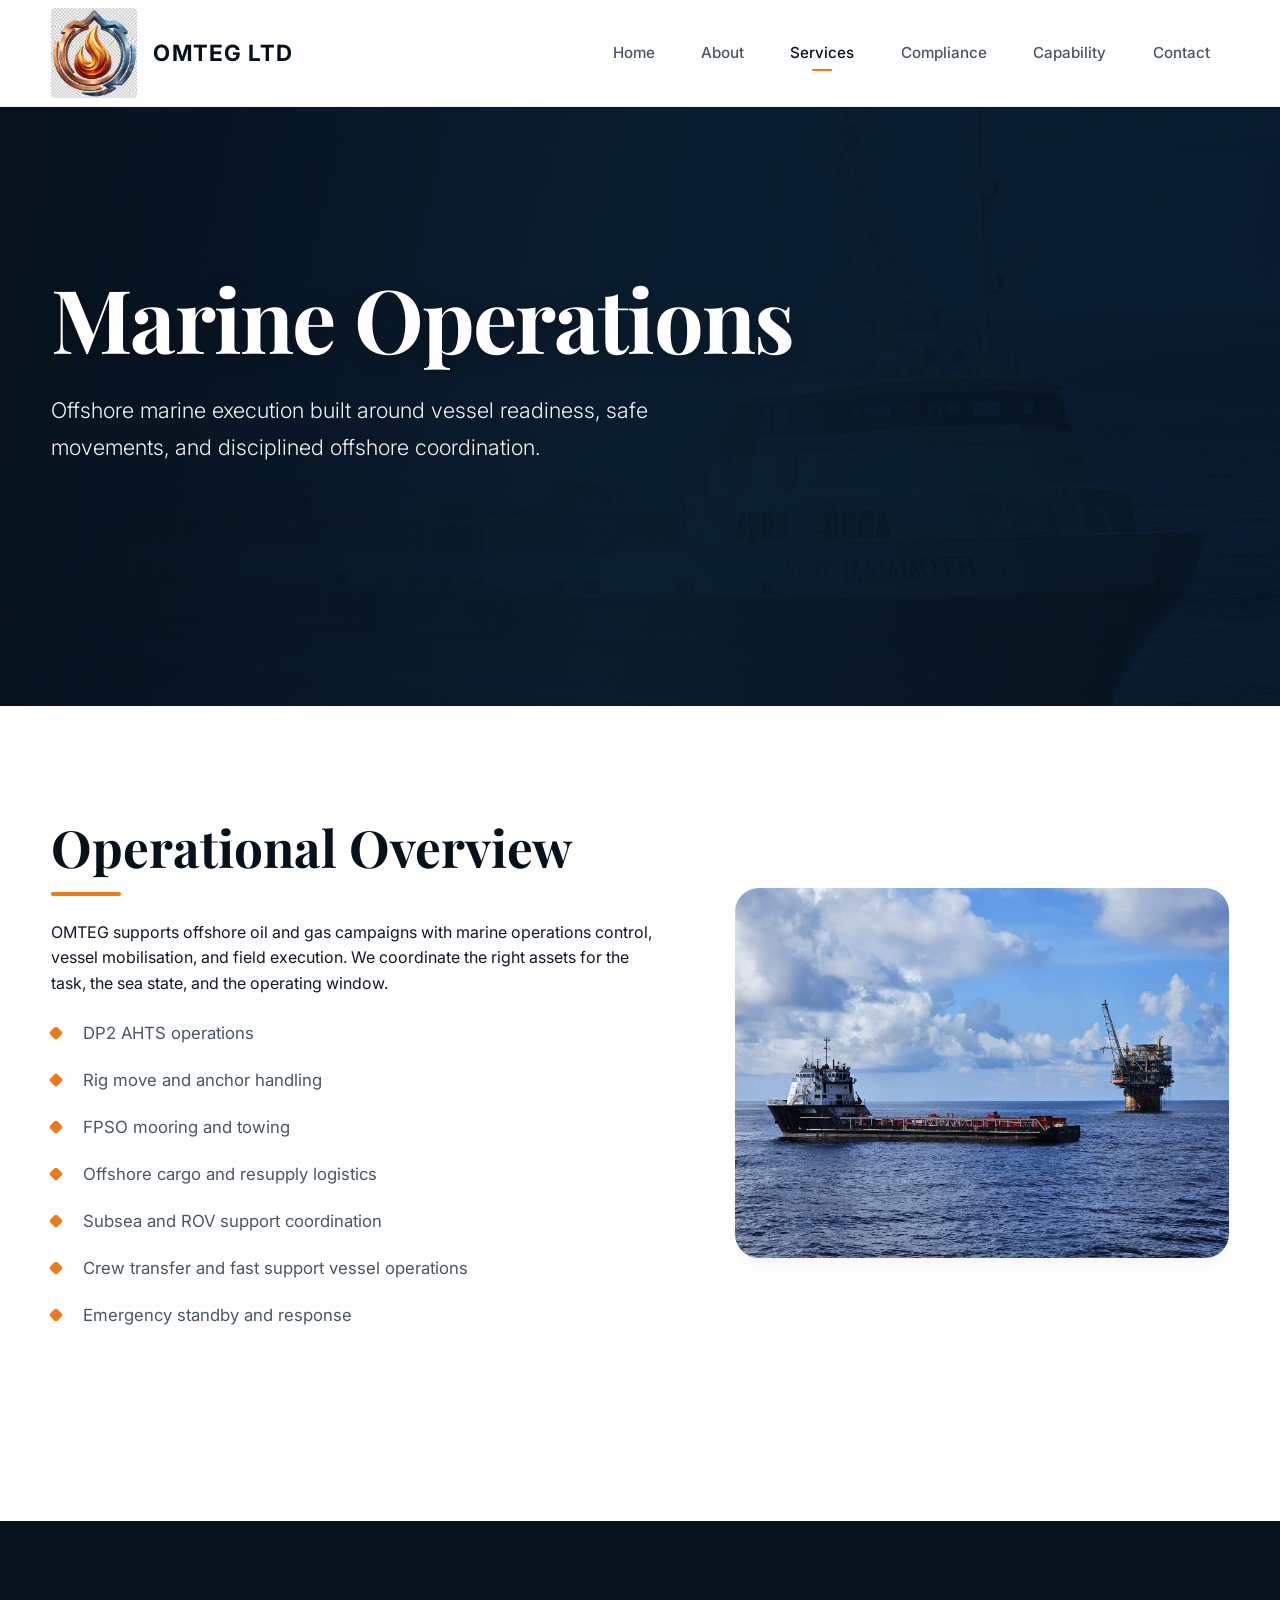
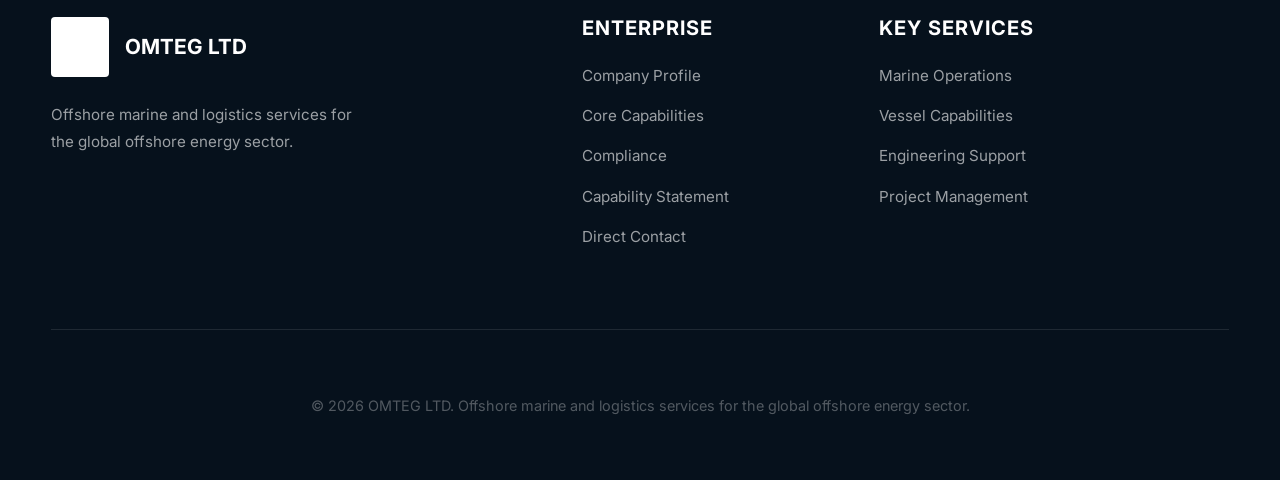
<file: services/marine-logistics.html>
<!doctype html>
<html lang="en">
<head>
  <meta charset="utf-8">
  <meta name="viewport" content="width=device-width, initial-scale=1">
  <title>Marine Operations | OMTEG LTD</title>
  <meta name="description" content="OMTEG marine operations support: DP2 AHTS, rig moves, FPSO mooring and towing, offshore resupply, subsea support, crew transfer, and emergency standby.">
  <link rel="icon" type="image/png" sizes="32x32" href="/logo/omteg-no-background2.png">
  <link rel="icon" type="image/png" sizes="192x192" href="/logo/omteg-no-background2.png">
  <link rel="apple-touch-icon" sizes="180x180" href="/logo/omteg-no-background2.png">
  <link rel="stylesheet" href="/assets/css/style.css">
</head>
<body>
  <header class="site-header">
    <div class="container nav-wrap">
      <a class="brand" href="/">
        <img src="/logo/omteg-no-background2.png" alt="OMTEG logo">
        <span>OMTEG LTD</span>
      </a>
      <button class="nav-toggle" aria-label="Toggle menu">Menu</button>
      <nav class="nav-menu" aria-label="Main navigation">
        <a href="/">Home</a>
        <a href="/about/">About</a>
        <a href="/services/" class="active">Services</a>
        <a href="/hse/">Compliance</a>
        <a href="/capability-statement/">Capability</a>
        <a href="/contact/">Contact</a>
      </nav>
    </div>
  </header>

  <section class="hero hero-osv-vessel">
    <div class="container">
      <h1>Marine Operations</h1>
      <p>Offshore marine execution built around vessel readiness, safe movements, and disciplined offshore coordination.</p>
    </div>
  </section>

  <section class="section">
    <div class="container split reveal">
      <div>
        <h2>Operational Overview</h2>
        <p>OMTEG supports offshore oil and gas campaigns with marine operations control, vessel mobilisation, and field execution. We coordinate the right assets for the task, the sea state, and the operating window.</p>
        <ul class="list mt-1-5rem">
          <li>DP2 AHTS operations</li>
          <li>Rig move and anchor handling</li>
          <li>FPSO mooring and towing</li>
          <li>Offshore cargo and resupply logistics</li>
          <li>Subsea and ROV support coordination</li>
          <li>Crew transfer and fast support vessel operations</li>
          <li>Emergency standby and response</li>
        </ul>
      </div>
      <img src="/assets/img/vessel-platform.jpg" alt="Offshore supply vessel operating alongside an oil and gas platform at sea">
    </div>
  </section>

    <footer class="site-footer">
    <div class="container footer-grid reveal">
      <div>
        <a class="footer-brand" href="/">
          <img src="/logo/omteg-no-background2.png" alt="OMTEG logo">
          OMTEG LTD
        </a>
        <p class="footer-copy">Offshore marine and logistics services for the global offshore energy sector.</p>
      </div>
      <div>
        <h4>Enterprise</h4>
        <ul class="footer-links">
          <li><a href="/about/">Company Profile</a></li>
          <li><a href="/services/">Core Capabilities</a></li>
          <li><a href="/hse/">Compliance</a></li>
          <li><a href="/capability-statement/">Capability Statement</a></li>
          <li><a href="/contact/">Direct Contact</a></li>
        </ul>
      </div>
      <div>
        <h4>Key Services</h4>
        <ul class="footer-links">
          <li><a href="/services/marine-logistics.html">Marine Operations</a></li>
          <li><a href="/services/vessel-capabilities.html">Vessel Capabilities</a></li>
          <li><a href="/services/engineering.html">Engineering Support</a></li>
          <li><a href="/services/project-management.html">Project Management</a></li>
        </ul>
      </div>
    </div>
    <div class="container footer-bottom">
      <p class="footer-muted">&copy; 2026 OMTEG LTD. Offshore marine and logistics services for the global offshore energy sector.</p>
    </div>
  </footer>

  <script src="/assets/js/main.js"></script>
</body>
</html>
</file>
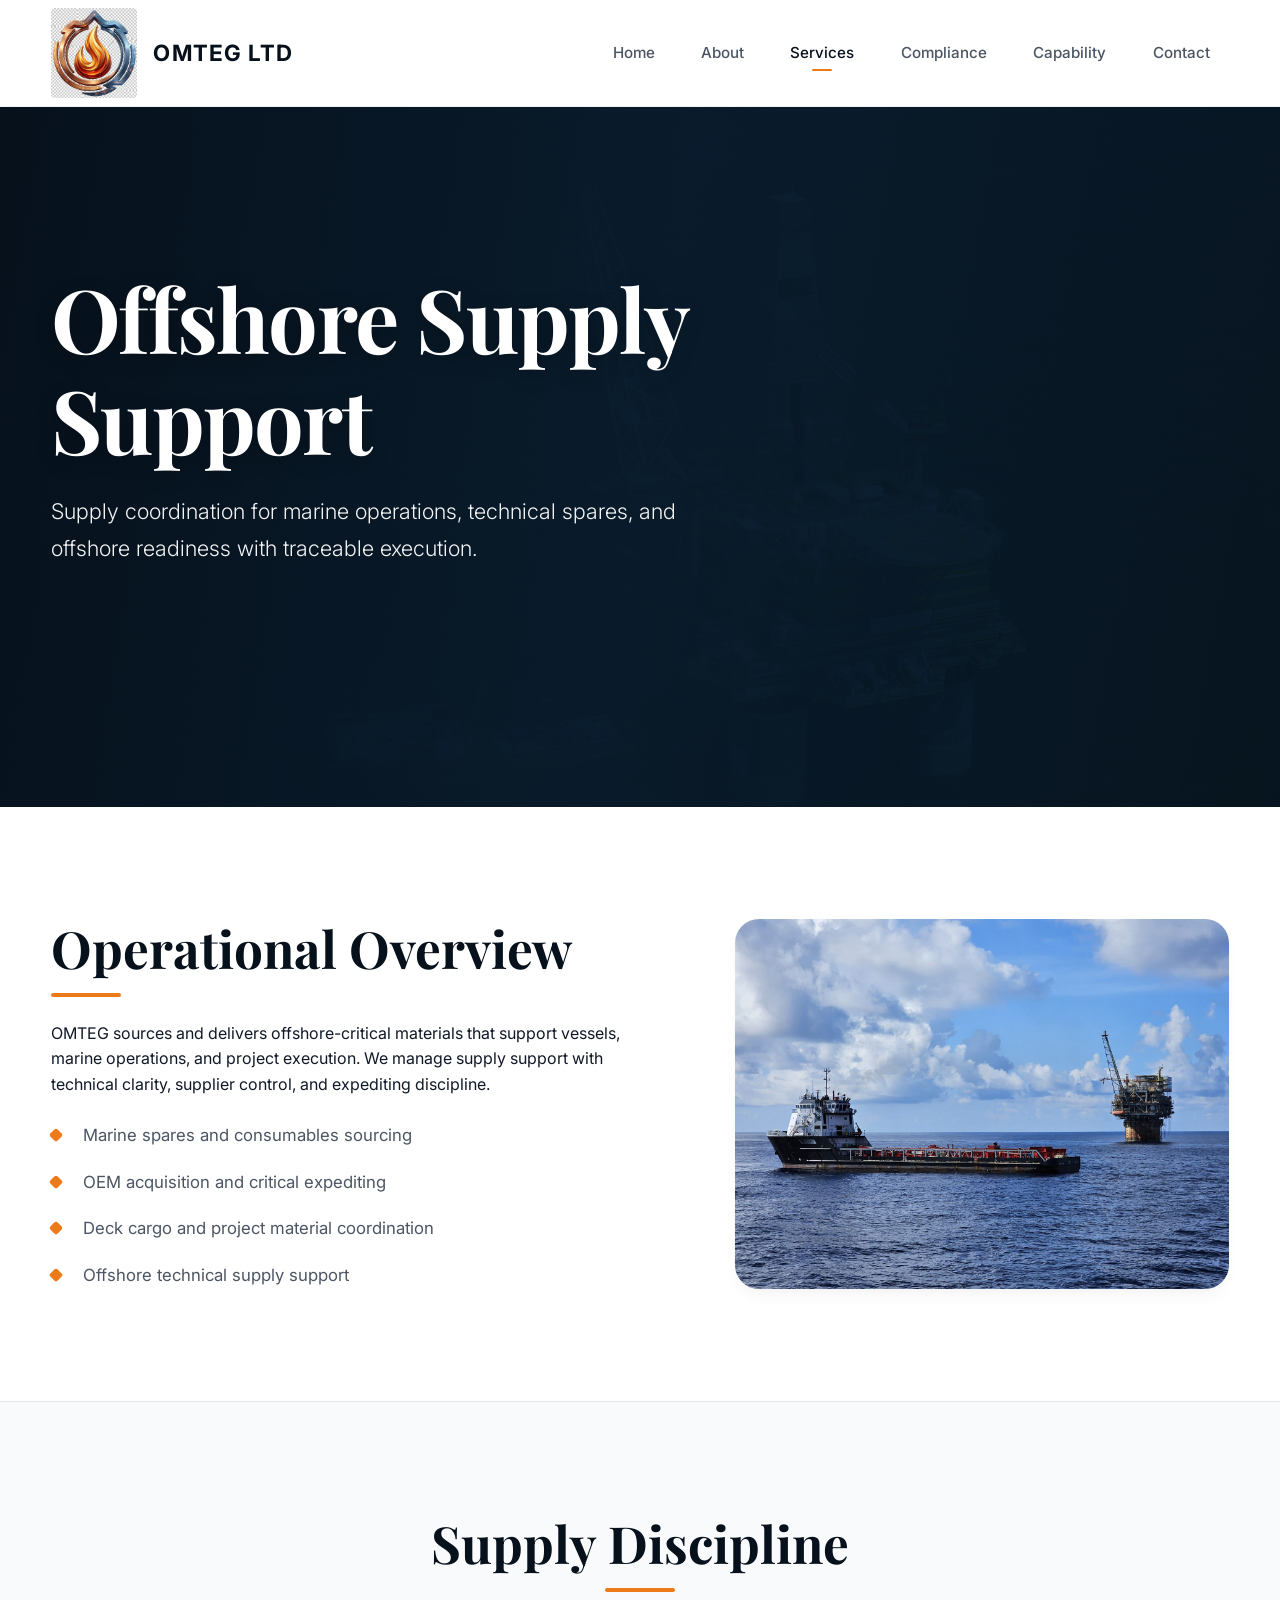
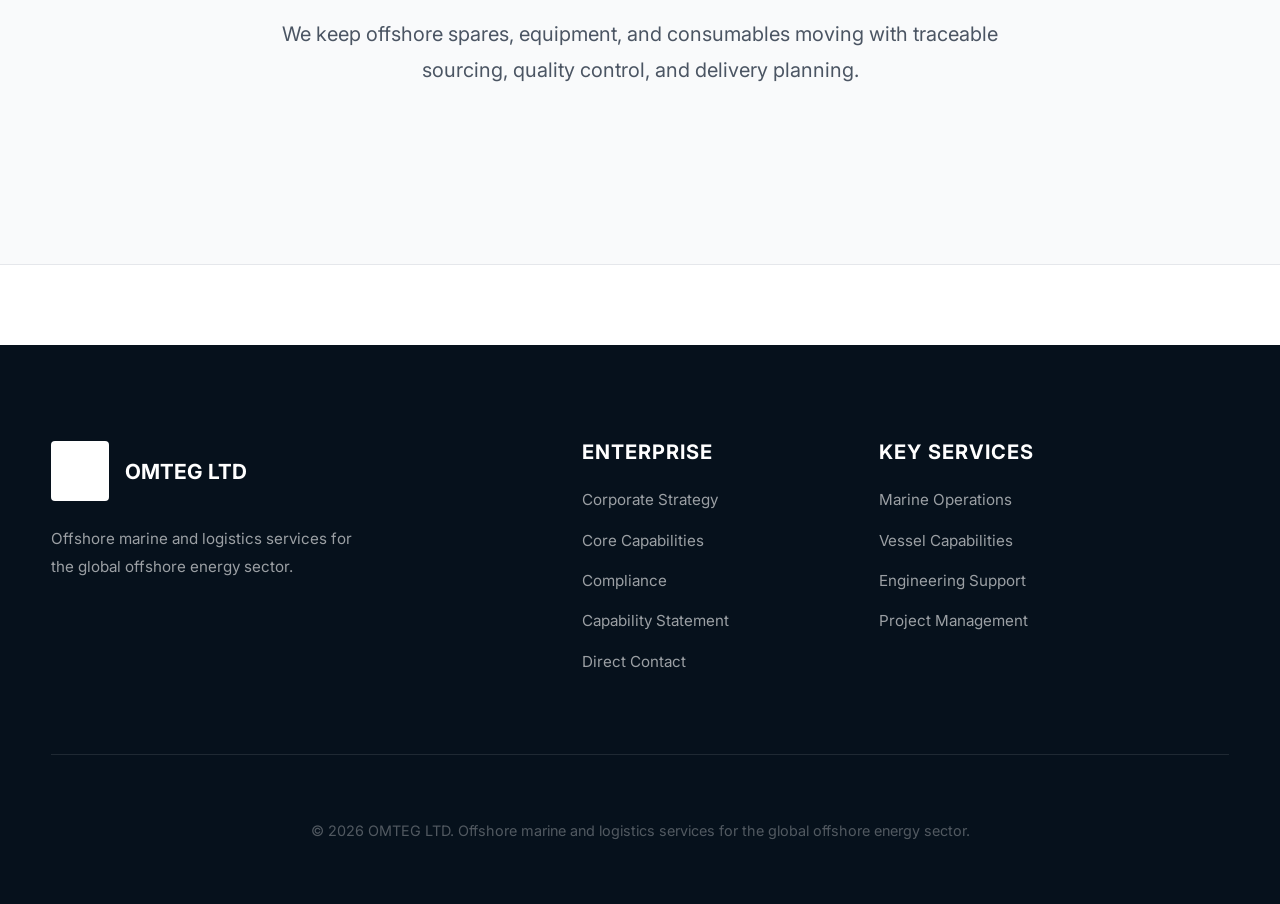
<file: services/procurement.html>
<!doctype html>
<html lang="en">
<head>
  <meta charset="utf-8">
  <meta name="viewport" content="width=device-width, initial-scale=1">
  <title>Offshore Supply Support | OMTEG LTD</title>
  <meta name="description" content="OMTEG offshore supply support for marine spares, technical consumables, OEM sourcing, critical expediting, and offshore operations readiness.">
  <link rel="icon" type="image/png" sizes="32x32" href="/logo/omteg-no-background2.png">
  <link rel="icon" type="image/png" sizes="192x192" href="/logo/omteg-no-background2.png">
  <link rel="apple-touch-icon" sizes="180x180" href="/logo/omteg-no-background2.png">
  <link rel="stylesheet" href="/assets/css/style.css">
</head>
<body>
  <header class="site-header">
    <div class="container nav-wrap">
      <a class="brand" href="/">
        <img src="/logo/omteg-no-background2.png" alt="OMTEG logo">
        <span>OMTEG LTD</span>
      </a>
      <button class="nav-toggle" aria-label="Toggle menu">Menu</button>
      <nav class="nav-menu" aria-label="Main navigation">
        <a href="/">Home</a>
        <a href="/about/">About</a>
        <a href="/services/" class="active">Services</a>
        <a href="/hse/">Compliance</a>
        <a href="/capability-statement/">Capability</a>
        <a href="/contact/">Contact</a>
      </nav>
    </div>
  </header>

  <section class="hero hero-offshore-ops">
    <div class="container">
      <h1>Offshore Supply Support</h1>
      <p>Supply coordination for marine operations, technical spares, and offshore readiness with traceable execution.</p>
    </div>
  </section>

  <section class="section">
    <div class="container split reveal">
      <div>
        <h2>Operational Overview</h2>
        <p>OMTEG sources and delivers offshore-critical materials that support vessels, marine operations, and project execution. We manage supply support with technical clarity, supplier control, and expediting discipline.</p>
        <ul class="list mt-1-5rem">
          <li>Marine spares and consumables sourcing</li>
          <li>OEM acquisition and critical expediting</li>
          <li>Deck cargo and project material coordination</li>
          <li>Offshore technical supply support</li>
        </ul>
      </div>
      <img src="/assets/img/vessel-platform.jpg" alt="Offshore vessel support for offshore supply operations">
    </div>
  </section>

  <section class="section alt centered">
    <div class="container reveal">
      <h2>Supply Discipline</h2>
      <p class="lead">We keep offshore spares, equipment, and consumables moving with traceable sourcing, quality control, and delivery planning.</p>
    </div>
  </section>

    <footer class="site-footer">
    <div class="container footer-grid reveal">
      <div>
        <a class="footer-brand" href="/">
          <img src="/logo/omteg-no-background2.png" alt="OMTEG logo">
          OMTEG LTD
        </a>
        <p class="footer-copy">Offshore marine and logistics services for the global offshore energy sector.</p>
      </div>
      <div>
        <h4>Enterprise</h4>
        <ul class="footer-links">
          <li><a href="/about/">Corporate Strategy</a></li>
          <li><a href="/services/">Core Capabilities</a></li>
          <li><a href="/hse/">Compliance</a></li>
          <li><a href="/capability-statement/">Capability Statement</a></li>
          <li><a href="/contact/">Direct Contact</a></li>
        </ul>
      </div>
      <div>
        <h4>Key Services</h4>
        <ul class="footer-links">
          <li><a href="/services/marine-logistics.html">Marine Operations</a></li>
          <li><a href="/services/vessel-capabilities.html">Vessel Capabilities</a></li>
          <li><a href="/services/engineering.html">Engineering Support</a></li>
          <li><a href="/services/project-management.html">Project Management</a></li>
        </ul>
      </div>
    </div>
    <div class="container footer-bottom">
      <p class="footer-muted">&copy; 2026 OMTEG LTD. Offshore marine and logistics services for the global offshore energy sector.</p>
    </div>
  </footer>

  <script src="/assets/js/main.js"></script>
</body>
</html>
</file>
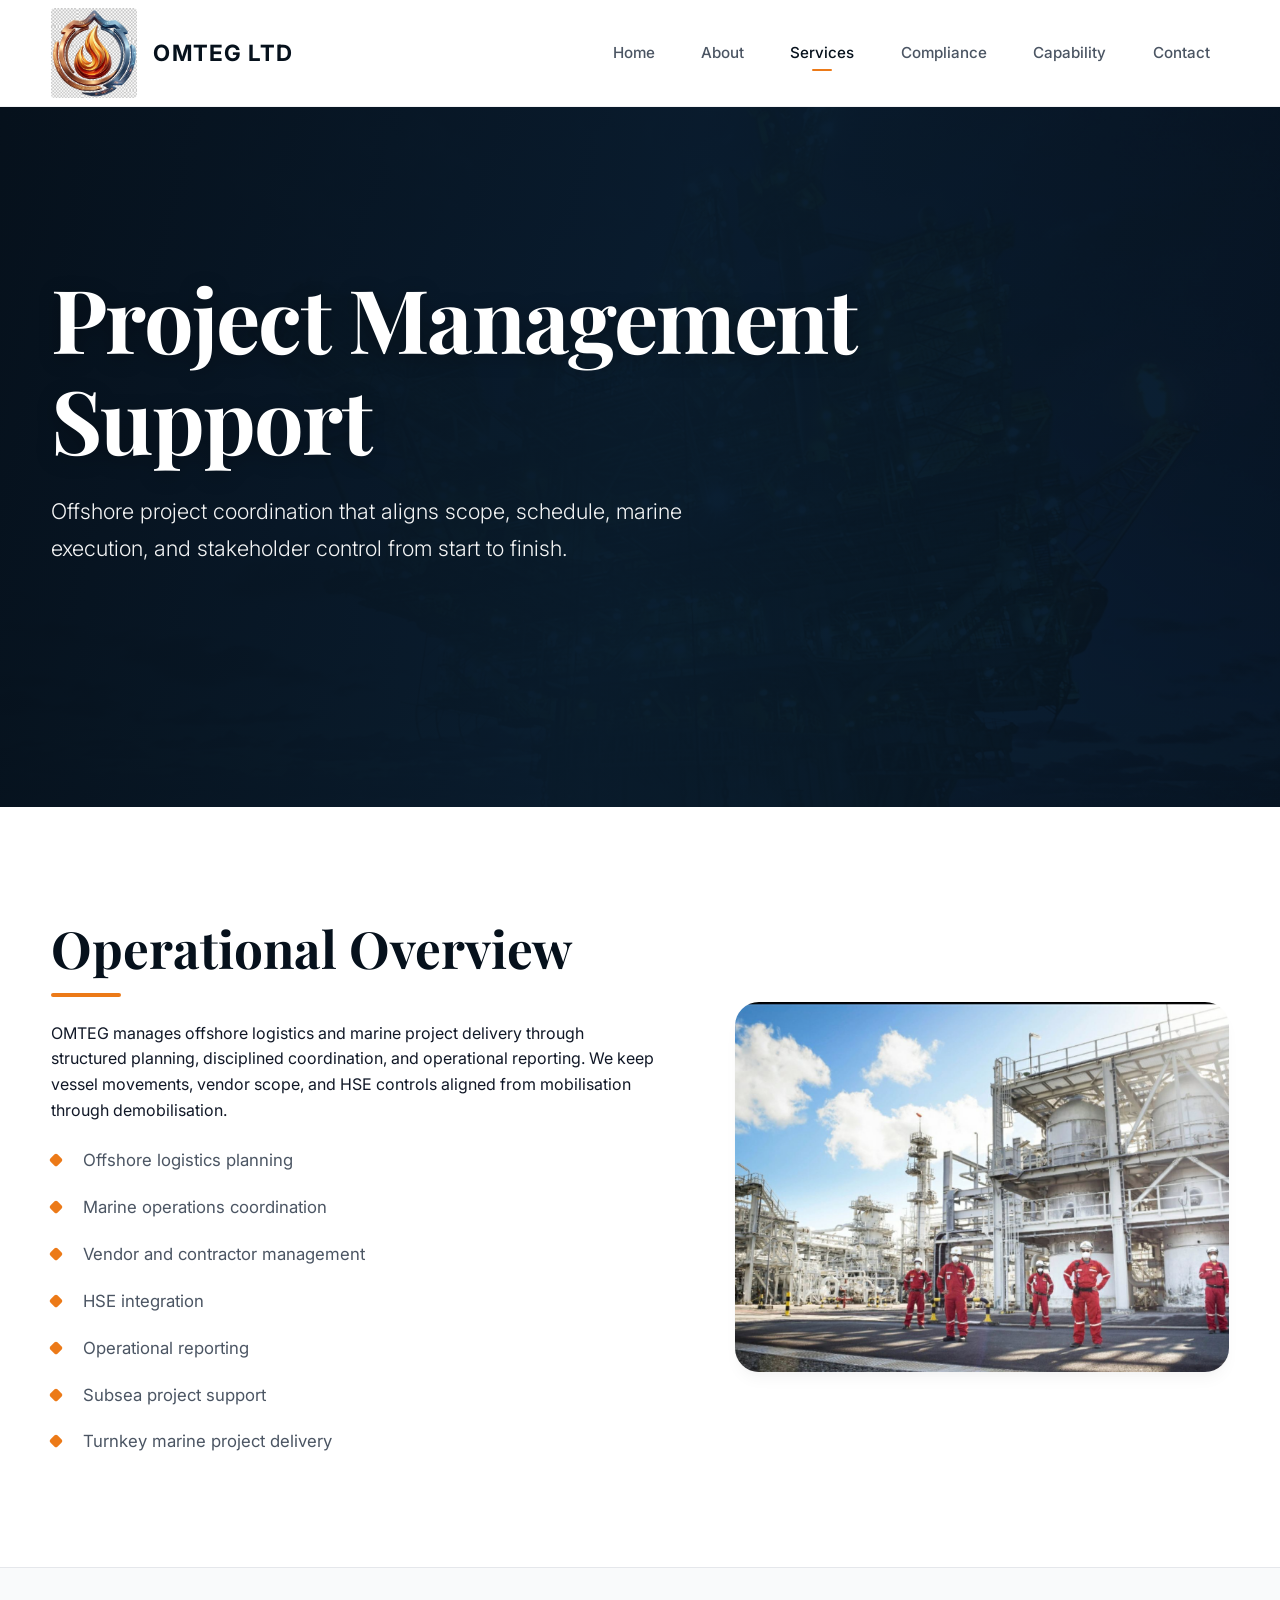
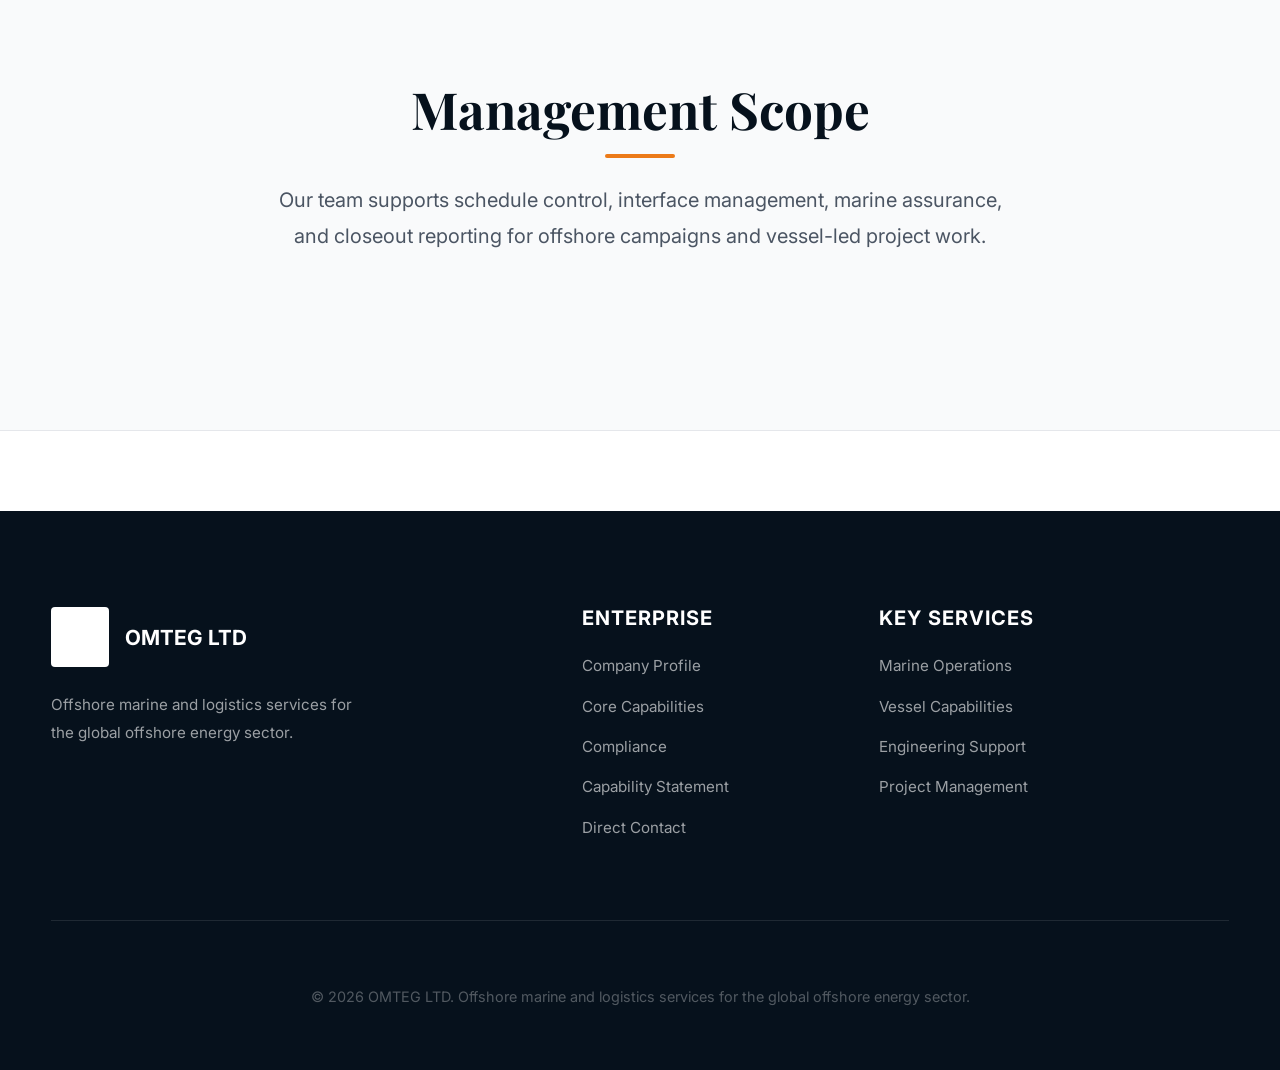
<file: services/project-management.html>
<!doctype html>
<html lang="en">
<head>
  <meta charset="utf-8">
  <meta name="viewport" content="width=device-width, initial-scale=1">
  <title>Project Management Support | OMTEG LTD</title>
  <meta name="description" content="OMTEG offshore project management support: logistics planning, marine operations coordination, vendor management, HSE integration, reporting, and turnkey marine delivery.">
  <link rel="icon" type="image/png" sizes="32x32" href="/logo/omteg-no-background2.png">
  <link rel="icon" type="image/png" sizes="192x192" href="/logo/omteg-no-background2.png">
  <link rel="apple-touch-icon" sizes="180x180" href="/logo/omteg-no-background2.png">
  <link rel="stylesheet" href="/assets/css/style.css">
</head>
<body>
  <header class="site-header">
    <div class="container nav-wrap">
      <a class="brand" href="/">
        <img src="/logo/omteg-no-background2.png" alt="OMTEG logo">
        <span>OMTEG LTD</span>
      </a>
      <button class="nav-toggle" aria-label="Toggle menu">Menu</button>
      <nav class="nav-menu" aria-label="Main navigation">
        <a href="/">Home</a>
        <a href="/about/">About</a>
        <a href="/services/" class="active">Services</a>
        <a href="/hse/">Compliance</a>
        <a href="/capability-statement/">Capability</a>
        <a href="/contact/">Contact</a>
      </nav>
    </div>
  </header>

  <section class="hero hero-offshore-dusk">
    <div class="container">
      <h1>Project Management Support</h1>
      <p>Offshore project coordination that aligns scope, schedule, marine execution, and stakeholder control from start to finish.</p>
    </div>
  </section>

  <section class="section">
    <div class="container split reveal">
      <div>
        <h2>Operational Overview</h2>
        <p>OMTEG manages offshore logistics and marine project delivery through structured planning, disciplined coordination, and operational reporting. We keep vessel movements, vendor scope, and HSE controls aligned from mobilisation through demobilisation.</p>
        <ul class="list mt-1-5rem">
          <li>Offshore logistics planning</li><li>Marine operations coordination</li><li>Vendor and contractor management</li><li>HSE integration</li><li>Operational reporting</li><li>Subsea project support</li><li>Turnkey marine project delivery</li>
        </ul>
      </div>
      <img src="/assets/img/gas-plant.jpg" alt="Energy facility under coordinated project controls">
    </div>
  </section>

  <section class="section alt centered">
    <div class="container reveal">
      <h2>Management Scope</h2>
      <p class="lead">Our team supports schedule control, interface management, marine assurance, and closeout reporting for offshore campaigns and vessel-led project work.</p>
    </div>
  </section>

    <footer class="site-footer">
    <div class="container footer-grid reveal">
      <div>
        <a class="footer-brand" href="/">
          <img src="/logo/omteg-no-background2.png" alt="OMTEG logo">
          OMTEG LTD
        </a>
        <p class="footer-copy">Offshore marine and logistics services for the global offshore energy sector.</p>
      </div>
      <div>
        <h4>Enterprise</h4>
        <ul class="footer-links">
          <li><a href="/about/">Company Profile</a></li>
          <li><a href="/services/">Core Capabilities</a></li>
          <li><a href="/hse/">Compliance</a></li>
          <li><a href="/capability-statement/">Capability Statement</a></li>
          <li><a href="/contact/">Direct Contact</a></li>
        </ul>
      </div>
      <div>
        <h4>Key Services</h4>
        <ul class="footer-links">
          <li><a href="/services/marine-logistics.html">Marine Operations</a></li>
          <li><a href="/services/vessel-capabilities.html">Vessel Capabilities</a></li>
          <li><a href="/services/engineering.html">Engineering Support</a></li>
          <li><a href="/services/project-management.html">Project Management</a></li>
        </ul>
      </div>
    </div>
    <div class="container footer-bottom">
      <p class="footer-muted">&copy; 2026 OMTEG LTD. Offshore marine and logistics services for the global offshore energy sector.</p>
    </div>
  </footer>

  <script src="/assets/js/main.js"></script>
</body>
</html>
</file>
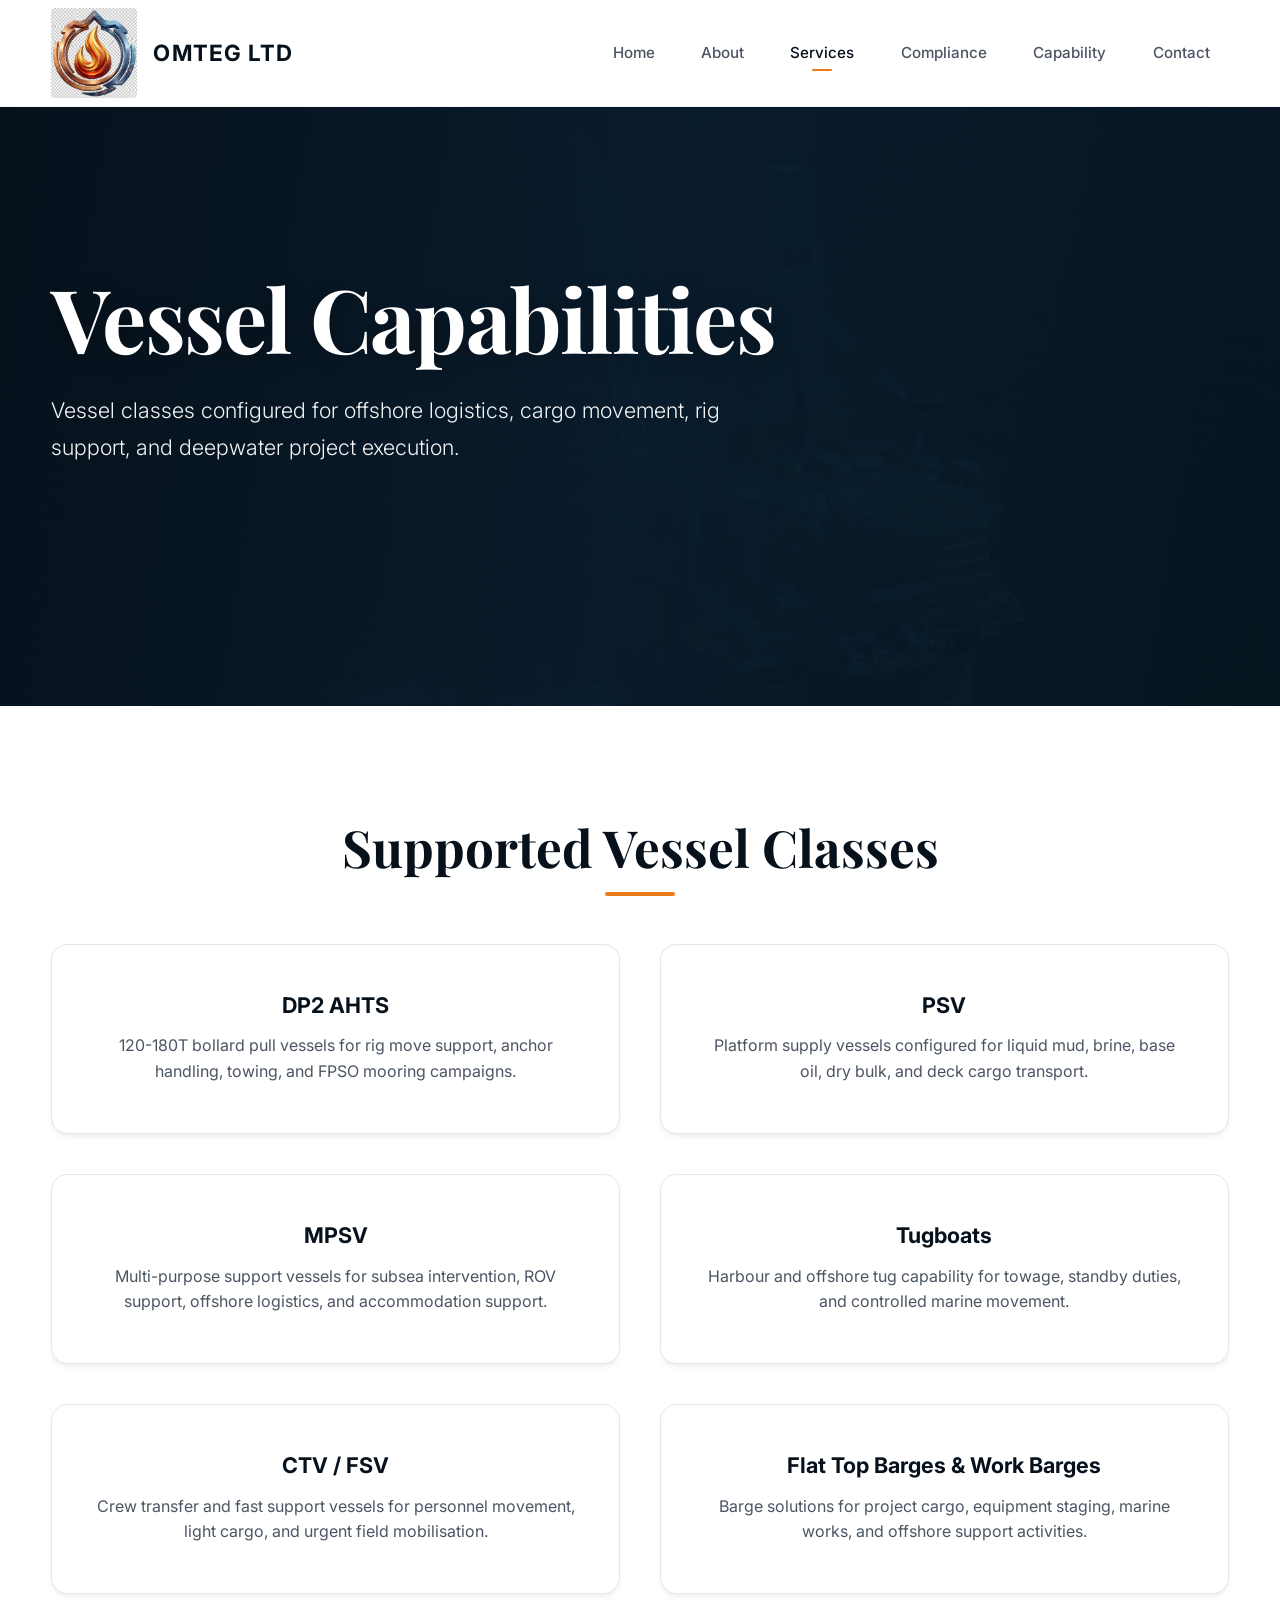
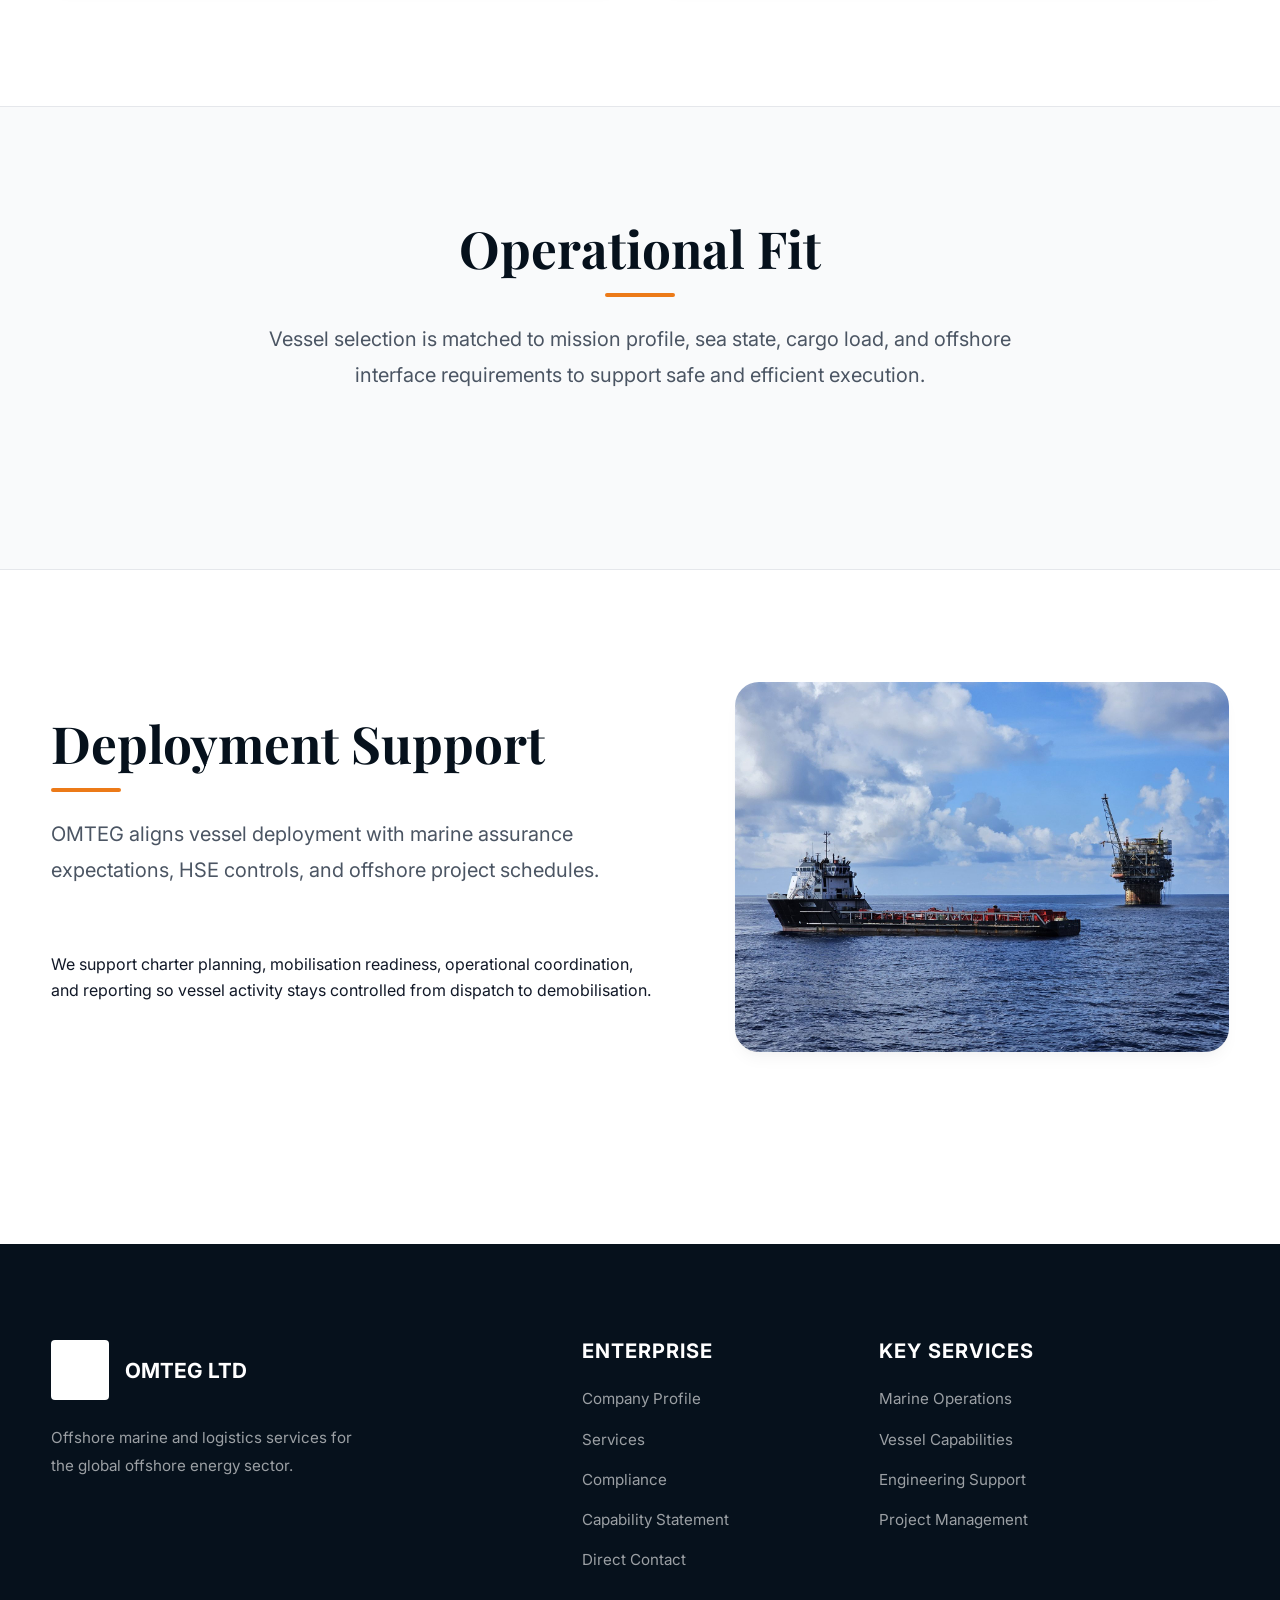
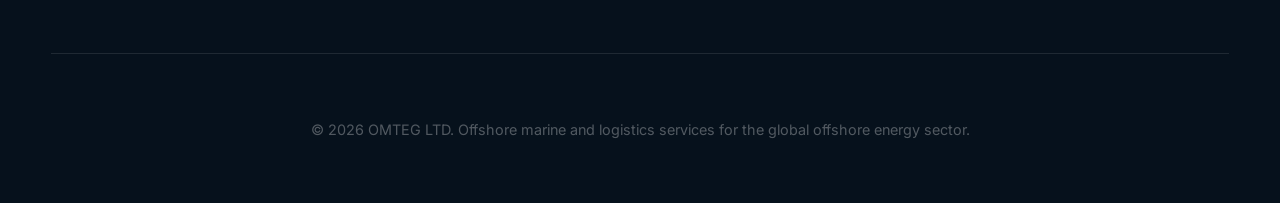
<file: services/vessel-capabilities.html>
<!doctype html>
<html lang="en">
<head>
  <meta charset="utf-8">
  <meta name="viewport" content="width=device-width, initial-scale=1">
  <title>Vessel Capabilities | OMTEG LTD</title>
  <meta name="description" content="OMTEG vessel capabilities for offshore logistics and marine operations: DP2 AHTS, PSV, MPSV, tugboats, CTV/FSV, and flat top barges.">
  <link rel="icon" type="image/png" sizes="32x32" href="/logo/omteg-no-background2.png">
  <link rel="icon" type="image/png" sizes="192x192" href="/logo/omteg-no-background2.png">
  <link rel="apple-touch-icon" sizes="180x180" href="/logo/omteg-no-background2.png">
  <link rel="stylesheet" href="/assets/css/style.css">
</head>
<body>
  <header class="site-header">
    <div class="container nav-wrap">
      <a class="brand" href="/">
        <img src="/logo/omteg-no-background2.png" alt="OMTEG logo">
        <span>OMTEG LTD</span>
      </a>
      <button class="nav-toggle" aria-label="Toggle menu">Menu</button>
      <nav class="nav-menu" aria-label="Main navigation">
        <a href="/">Home</a>
        <a href="/about/">About</a>
        <a href="/services/" class="active">Services</a>
        <a href="/hse/">Compliance</a>
        <a href="/capability-statement/">Capability</a>
        <a href="/contact/">Contact</a>
      </nav>
    </div>
  </header>

  <section class="hero hero-offshore-ops">
    <div class="container">
      <h1>Vessel Capabilities</h1>
      <p>Vessel classes configured for offshore logistics, cargo movement, rig support, and deepwater project execution.</p>
    </div>
  </section>

  <section class="section centered">
    <div class="container reveal">
      <h2 class="section-heading-spaced">Supported Vessel Classes</h2>
      <div class="grid grid-2">
        <div class="card"><h3>DP2 AHTS</h3><p>120-180T bollard pull vessels for rig move support, anchor handling, towing, and FPSO mooring campaigns.</p></div>
        <div class="card"><h3>PSV</h3><p>Platform supply vessels configured for liquid mud, brine, base oil, dry bulk, and deck cargo transport.</p></div>
        <div class="card"><h3>MPSV</h3><p>Multi-purpose support vessels for subsea intervention, ROV support, offshore logistics, and accommodation support.</p></div>
        <div class="card"><h3>Tugboats</h3><p>Harbour and offshore tug capability for towage, standby duties, and controlled marine movement.</p></div>
        <div class="card"><h3>CTV / FSV</h3><p>Crew transfer and fast support vessels for personnel movement, light cargo, and urgent field mobilisation.</p></div>
        <div class="card"><h3>Flat Top Barges &amp; Work Barges</h3><p>Barge solutions for project cargo, equipment staging, marine works, and offshore support activities.</p></div>
      </div>
    </div>
  </section>

  <section class="section alt centered">
    <div class="container reveal">
      <h2>Operational Fit</h2>
      <p class="lead">Vessel selection is matched to mission profile, sea state, cargo load, and offshore interface requirements to support safe and efficient execution.</p>
    </div>
  </section>

  <section class="section">
    <div class="container split reveal">
      <div>
        <h2>Deployment Support</h2>
        <p class="lead">OMTEG aligns vessel deployment with marine assurance expectations, HSE controls, and offshore project schedules.</p>
        <p>We support charter planning, mobilisation readiness, operational coordination, and reporting so vessel activity stays controlled from dispatch to demobilisation.</p>
      </div>
      <img src="/assets/img/vessel-platform.jpg" alt="Offshore vessel supporting a marine energy platform">
    </div>
  </section>

  <footer class="site-footer">
    <div class="container footer-grid reveal">
      <div>
        <a class="footer-brand" href="/">
          <img src="/logo/omteg-no-background2.png" alt="OMTEG logo">
          OMTEG LTD
        </a>
        <p class="footer-copy">Offshore marine and logistics services for the global offshore energy sector.</p>
      </div>
      <div>
        <h4>Enterprise</h4>
        <ul class="footer-links">
          <li><a href="/about/">Company Profile</a></li>
          <li><a href="/services/">Services</a></li>
          <li><a href="/hse/">Compliance</a></li>
          <li><a href="/capability-statement/">Capability Statement</a></li>
          <li><a href="/contact/">Direct Contact</a></li>
        </ul>
      </div>
      <div>
        <h4>Key Services</h4>
        <ul class="footer-links">
          <li><a href="/services/marine-logistics.html">Marine Operations</a></li>
          <li><a href="/services/vessel-capabilities.html">Vessel Capabilities</a></li>
          <li><a href="/services/engineering.html">Engineering Support</a></li>
          <li><a href="/services/project-management.html">Project Management</a></li>
        </ul>
      </div>
    </div>
    <div class="container footer-bottom">
      <p class="footer-muted">&copy; 2026 OMTEG LTD. Offshore marine and logistics services for the global offshore energy sector.</p>
    </div>
  </footer>

  <script src="/assets/js/main.js"></script>
</body>
</html>
</file>
<file: assets/css/style.css>
@import url('https://fonts.googleapis.com/css2?family=Inter:wght@300;400;500;600;700&family=Playfair+Display:ital,wght@0,500;0,600;0,700;1,600&display=swap');

:root {
  --brand-deep: #06111C;
  --brand-navy: #0B2135;
  --brand-blue: #1A5485;
  --brand-orange: #EC7A18;
  --brand-orange-hover: #F28E35;
  --surface: #F9FAFB;
  --surface-alt: #F1F4F8;
  --panel: #FFFFFF;
  --ink: #111827;
  --ink-soft: #4B5563;
  --ink-lighter: #9CA3AF;
  --line: #E5E7EB;
  --radius-sm: 8px;
  --radius-md: 16px;
  --radius-lg: 24px;
  --shadow-sm: 0 4px 6px -1px rgba(0, 0, 0, 0.05), 0 2px 4px -1px rgba(0, 0, 0, 0.03);
  --shadow-md: 0 10px 15px -3px rgba(0, 0, 0, 0.04), 0 4px 6px -2px rgba(0, 0, 0, 0.02);
  --shadow-hover: 0 20px 25px -5px rgba(0, 0, 0, 0.08), 0 10px 10px -5px rgba(0, 0, 0, 0.04);
  --glow: 0 0 40px rgba(236, 122, 24, 0.15);
}

* { box-sizing: border-box; }
html { scroll-behavior: smooth; }

body {
  margin: 0;
  font-family: 'Inter', sans-serif;
  color: var(--ink);
  background: var(--panel);
  line-height: 1.6;
  -webkit-font-smoothing: antialiased;
  -moz-osx-font-smoothing: grayscale;
}

img { max-width: 100%; height: auto; display: block; border-radius: 4px; }
a { color: inherit; text-decoration: none; transition: all 0.25s cubic-bezier(0.4, 0, 0.2, 1); }

.container {
  width: min(1200px, 92vw);
  margin: 0 auto;
}

h1, h2, h3, h4, h5 {
  font-family: 'Playfair Display', serif;
  color: var(--brand-deep);
  line-height: 1.15;
  margin-top: 0;
}

.site-header {
  position: sticky;
  top: 0;
  z-index: 999;
  background: rgba(255, 255, 255, 0.85);
  -webkit-backdrop-filter: blur(20px) saturate(180%);
  backdrop-filter: blur(20px) saturate(180%);
  border-bottom: 1px solid rgba(229, 231, 235, 0.5);
  padding: 0.5rem 0;
  transition: all 0.3s ease;
}

.nav-wrap {
  display: flex;
  align-items: center;
  justify-content: space-between;
  min-height: 70px;
}

.brand {
  display: flex;
  align-items: center;
  gap: 1rem;
  font-weight: 700;
  letter-spacing: 0.05em;
  font-family: 'Inter', sans-serif;
  text-transform: uppercase;
  font-size: 1.4rem;
  color: var(--brand-deep);
}

.brand img {
  width: auto;
  height: 90px;
  max-width: 250px;
  object-fit: contain;
  transition: transform 0.3s ease;
}

.brand:hover img {
  transform: scale(1.02);
}

.nav-toggle {
  display: none;
  font-family: 'Inter', sans-serif;
  font-weight: 600;
  background: var(--surface-alt);
  border: none;
  padding: 0.6rem 1.2rem;
  border-radius: var(--radius-sm);
  color: var(--brand-deep);
  cursor: pointer;
  transition: background 0.2s ease;
}
.nav-toggle:hover { background: var(--line); }

.nav-menu { display: flex; gap: 0.5rem; align-items: center; }

.nav-menu a {
  padding: 0.6rem 1.2rem;
  border-radius: var(--radius-sm);
  font-size: 0.95rem;
  font-weight: 500;
  color: var(--ink-soft);
  position: relative;
}

.nav-menu a::after {
  content: '';
  position: absolute;
  bottom: 4px; left: 50%;
  transform: translateX(-50%);
  width: 0; height: 2px;
  background: var(--brand-orange);
  transition: width 0.3s ease;
  border-radius: 2px;
}

.nav-menu a:hover::after,
.nav-menu a.active::after {
  width: 20px;
}

.nav-menu a:hover,
.nav-menu a.active {
  color: var(--brand-deep);
}

/* Beautiful Hero */
.hero {
  position: relative;
  padding: 10rem 0 12rem;
  background-color: var(--brand-deep);
  color: white;
  overflow: hidden;
}

.hero::before {
  content: '';
  position: absolute;
  top: 0; left: 0; right: 0; bottom: 0;
  background-image: var(--hero-image);
  background-size: cover;
  background-position: center 30%;
  opacity: 0.45;
  mix-blend-mode: overlay;
  transition: background-position 10s ease-out;
}

.hero:hover::before {
  background-position: center 35%;
}

.hero-offshore-ops { --hero-image: url('/assets/img/offshore-ops.jpg'); }
.hero-offshore-dusk { --hero-image: url('/assets/img/offshore-dusk.jpg'); }
.hero-crew-transfer { --hero-image: url('/assets/img/crew-transfer.jpg'); }
.hero-osv-vessel { --hero-image: url('/assets/img/osv-vessel.jpg'); }

.actions-center {
  justify-content: center;
  margin-top: 1.5rem;
}

.section-heading-spaced {
  margin-bottom: 3rem !important;
}

.mt-2rem {
  margin-top: 2rem !important;
}

.mt-1-5rem {
  margin-top: 1.5rem !important;
}

.center-max-900 {
  max-width: 900px;
  margin-left: auto;
  margin-right: auto;
  text-align: center;
}

.footer-copy {
  max-width: 320px;
  line-height: 1.8;
}

.footer-muted {
  opacity: 0.5;
}

.align-stretch {
  align-items: stretch;
}

.contact-form-panel {
  display: flex;
  flex-direction: column;
}

.contact-panel {
  display: flex;
  flex-direction: column;
  gap: 1.75rem;
}

.panel-heading {
  border: none;
  padding: 0;
  margin-bottom: 1rem;
  color: white;
}

.panel-copy {
  line-height: 1.8;
  color: rgba(255, 255, 255, 0.85);
  margin: 0;
}

.contact-lede {
  margin-bottom: 2rem;
  color: var(--ink-soft);
}

.contact-methods {
  display: flex;
  flex-direction: column;
  gap: 0.75rem;
}

.contact-method {
  margin: 0;
}

.contact-link {
  color: white;
  text-decoration: none;
  font-weight: 500;
}

.icon-inline {
  font-size: 1.15rem;
  margin-right: 0.6rem;
}

.btn-block {
  width: 100%;
}

.hidden-honey {
  display: none !important;
}

.map-frame {
  border: 0;
  border-radius: var(--radius-sm);
  flex: 1 1 auto;
  min-height: 280px;
  filter: grayscale(80%) sepia(30%) hue-rotate(180deg) brightness(80%) contrast(120%);
}

.hero::after {
  content: '';
  position: absolute;
  inset: 0;
  background: linear-gradient(100deg, rgba(6,17,28,0.95) 0%, rgba(11,33,53,0.7) 50%, rgba(26,84,133,0.1) 100%);
}

.hero .container { position: relative; z-index: 2; animation: fadeInUp 1s cubic-bezier(0.16, 1, 0.3, 1) forwards; }

.hero h1 {
  font-size: clamp(2.8rem, 7vw, 5.5rem);
  font-weight: 700;
  color: white;
  max-width: 900px;
  margin-bottom: 1.5rem;
  letter-spacing: -0.02em;
  text-shadow: 0 4px 20px rgba(0,0,0,0.3);
}

.hero-home {
  padding-top: 8.5rem;
  padding-bottom: 9rem;
}

.hero-home h1 {
  font-size: clamp(2.3rem, 4.6vw, 4rem);
  line-height: 1.06;
  max-width: 760px;
}

.hero p {
  font-size: clamp(1.15rem, 2.5vw, 1.35rem);
  max-width: 700px;
  opacity: 0.95;
  font-weight: 300;
  margin-bottom: 3rem;
  line-height: 1.7;
}

.actions { display: flex; gap: 1rem; flex-wrap: wrap; }

.btn {
  display: inline-flex;
  align-items: center;
  justify-content: center;
  padding: 0.9rem 2rem;
  border-radius: var(--radius-sm);
  font-weight: 600;
  font-size: 1rem;
  transition: all 0.3s cubic-bezier(0.4, 0, 0.2, 1);
  font-family: inherit;
  cursor: pointer;
  border: 1px solid transparent;
  line-height: 1;
}

.btn-primary {
  background: var(--brand-orange);
  color: white;
  box-shadow: 0 4px 14px rgba(236, 122, 24, 0.25);
}

.btn-primary:active { transform: scale(0.98); }

.btn-primary:hover {
  background: var(--brand-orange-hover);
  transform: translateY(-3px);
  box-shadow: 0 8px 20px rgba(236, 122, 24, 0.35);
}

.btn-secondary {
  background: rgba(255,255,255,0.05);
  color: white;
  border-color: rgba(255,255,255,0.2);
  -webkit-backdrop-filter: blur(10px);
  backdrop-filter: blur(10px);
}

.btn-secondary:hover {
  background: rgba(255,255,255,0.15);
  transform: translateY(-3px);
  border-color: white;
}

.section { padding: 7rem 0; }
.section.alt { background: var(--surface); border-top: 1px solid var(--line); border-bottom: 1px solid var(--line); }

.section h2 {
  font-size: clamp(2.2rem, 5vw, 3.2rem);
  margin-bottom: 1.5rem;
  position: relative;
  padding-bottom: 1.2rem;
}

.section h2::after {
  content: '';
  position: absolute;
  left: 0; bottom: 0;
  width: 70px; height: 4px;
  background: var(--brand-orange);
  border-radius: 2px;
}

.section.centered h2::after {
  left: 50%; transform: translateX(-50%);
}
.section.centered { text-align: center; }
.section.centered .lead { margin-left: auto; margin-right: auto; }

.lead {
  font-size: 1.25rem;
  color: var(--ink-soft);
  max-width: 750px;
  margin-bottom: 4rem;
  line-height: 1.8;
}

.grid { display: grid; gap: 2.5rem; }
.grid-2 { grid-template-columns: repeat(2, 1fr); align-items: start; }
.grid-3 { grid-template-columns: repeat(3, 1fr); }

.card {
  background: var(--panel);
  border: 1px solid var(--line);
  padding: 3rem 2.5rem;
  border-radius: var(--radius-md);
  box-shadow: var(--shadow-sm);
  transition: all 0.4s cubic-bezier(0.16, 1, 0.3, 1);
  display: flex;
  flex-direction: column;
  position: relative;
  overflow: hidden;
  z-index: 1;
}

/* Card Gradient Hover */
.card::after {
  content: '';
  position: absolute; inset: 0;
  background: linear-gradient(145deg, rgba(236,122,24,0.03) 0%, rgba(26,84,133,0.02) 100%);
  opacity: 0;
  transition: opacity 0.4s ease;
  z-index: -1;
}

.card:hover {
  transform: translateY(-8px);
  box-shadow: var(--shadow-hover), var(--glow);
  border-color: rgba(236, 122, 24, 0.3);
}

.card:hover::after { opacity: 1; }

.icon-badge {
  width: 64px; height: 64px;
  background: var(--surface-alt);
  border-radius: var(--radius-md);
  display: flex; align-items: center; justify-content: center;
  margin-bottom: 2rem;
  color: var(--brand-blue);
  font-weight: 700;
  font-size: 1.4rem;
  transition: all 0.4s ease;
  border: 1px solid rgba(0,0,0,0.02);
}

.card:hover .icon-badge {
  background: var(--brand-blue);
  color: white;
  transform: scale(1.1) rotate(5deg);
  box-shadow: 0 10px 20px rgba(26, 84, 133, 0.2);
}

.card h3 {
  font-family: 'Inter', sans-serif;
  font-size: 1.35rem;
  font-weight: 700;
  margin-bottom: 1rem;
  color: var(--brand-deep);
}

.card p {
  color: var(--ink-soft);
  margin: 0;
  font-size: 1rem;
  line-height: 1.6;
}

.split {
  display: grid;
  grid-template-columns: 1.1fr 0.9fr;
  gap: 5rem;
  align-items: center;
}

.split.flip {
  grid-template-columns: 0.9fr 1.1fr;
}

.split img {
  border-radius: var(--radius-lg);
  box-shadow: var(--shadow-md);
  width: 100%;
  aspect-ratio: 4/3;
  object-fit: cover;
  transition: transform 0.5s ease;
}

.split:hover img {
  transform: scale(1.02);
}

.cert-list {
  display: flex; flex-wrap: wrap; gap: 1rem; margin-top: 2.5rem;
}

.chip {
  background: var(--surface);
  border: 1px solid var(--line);
  padding: 0.6rem 1.2rem;
  border-radius: 999px;
  font-size: 0.9rem;
  font-weight: 600;
  color: var(--brand-navy);
  display: inline-flex;
  align-items: center;
  gap: 0.6rem;
  transition: all 0.3s ease;
}

.chip:hover {
  background: var(--panel);
  border-color: var(--brand-orange);
  box-shadow: 0 4px 10px rgba(236,122,24,0.1);
  transform: translateY(-2px);
}

.chip::before {
  content: '';
  display: block;
  width: 8px; height: 8px;
  background: var(--brand-orange);
  border-radius: 50%;
}

.banner {
  background: linear-gradient(135deg, var(--brand-deep) 0%, var(--brand-blue) 100%);
  color: white;
  padding: 6rem 4rem;
  border-radius: var(--radius-lg);
  text-align: center;
  position: relative;
  overflow: hidden;
  box-shadow: var(--shadow-hover);
}

.banner::before {
  content: '';
  position: absolute;
  top: -50%; left: -50%; width: 200%; height: 200%;
  background: radial-gradient(circle at top right, rgba(236,122,24,0.15) 0%, transparent 60%),
              radial-gradient(circle at bottom left, rgba(255,255,255,0.05) 0%, transparent 50%);
  z-index: 1;
}

.banner > * { position: relative; z-index: 2; }

.banner h2 {
  color: white;
  margin-bottom: 1.5rem;
  font-size: clamp(2.2rem, 5vw, 3.5rem);
}
.banner h2::after { display: none; }
.banner p { max-width: 650px; margin: 0 auto 2.5rem; opacity: 0.9; font-size: 1.2rem; line-height: 1.7; }

.site-footer {
  background: var(--brand-deep);
  color: rgba(255,255,255,0.6);
  padding: 6rem 0 3rem;
  margin-top: 5rem;
  font-size: 0.95rem;
}

.footer-grid {
  display: grid;
  grid-template-columns: 2fr 1fr 1.5fr;
  gap: 4rem;
  margin-bottom: 4rem;
  padding-bottom: 4rem;
  border-bottom: 1px solid rgba(255,255,255,0.1);
}

.footer-grid h4 {
  color: white;
  font-size: 1.25rem;
  margin-bottom: 1.5rem;
  font-family: 'Inter', sans-serif;
  letter-spacing: 0.05em;
  text-transform: uppercase;
}

.footer-brand { margin-bottom: 1.5rem; display: flex; align-items: center; gap: 1rem; color: white; font-weight: 700; font-size: 1.3rem; font-family: 'Inter', sans-serif;}
.footer-brand img { height: 60px; filter: brightness(0) invert(1); }

.footer-links { list-style: none; padding: 0; margin: 0; }
.footer-links li { margin-bottom: 1rem; }
.footer-links a { display: inline-block; transition: all 0.3s ease; }
.footer-links a:hover { color: var(--brand-orange); transform: translateX(5px); }

.footer-bottom {
  text-align: center;
  font-size: 0.9rem;
}

.reveal {
  opacity: 0; transform: translateY(40px);
  transition: all 0.9s cubic-bezier(0.16, 1, 0.3, 1);
}
.reveal.is-visible { opacity: 1; transform: translateY(0); }

/* Animations */
@keyframes fadeInUp {
  from { opacity: 0; transform: translateY(30px); }
  to { opacity: 1; transform: translateY(0); }
}

@media (max-width: 1024px) {
  .hero h1 { font-size: 3.5rem; }
  .grid-3 { grid-template-columns: repeat(2, 1fr); }
  .split { gap: 3rem; }
}

@media (max-width: 900px) {
  .split, .split.flip { grid-template-columns: 1fr; }
  .footer-grid { grid-template-columns: 1fr; gap: 3rem;}
  .nav-menu { display: none; }
  .nav-toggle { display: block; }
  .hero { padding: 8rem 0 10rem; }
  .banner { padding: 4rem 2rem; }
}

@media (max-width: 600px) {
  .hero h1 { font-size: 2.8rem; }
  .grid-2, .grid-3 { grid-template-columns: 1fr; }
  .section { padding: 5rem 0; }
}

/* Mobile Menu Additions */
@media (max-width: 900px) {
  .nav-menu.open {
    display: flex;
    flex-direction: column;
    position: absolute;
    top: 100%; left: 0; right: 0;
    background: var(--panel);
    padding: 2rem;
    border-bottom: 1px solid var(--line);
    box-shadow: var(--shadow-md);
    gap: 1.5rem;
    animation: slideDown 0.3s ease forwards;
  }
}
@keyframes slideDown {
  from { opacity: 0; transform: translateY(-10px); }
  to { opacity: 1; transform: translateY(0); }
}

/* Form Polish */
.contact-form {
  background: var(--panel);
  padding: 3.5rem;
  border-radius: var(--radius-md);
  box-shadow: var(--shadow-md);
  border: 1px solid var(--line);
}

.form-group {
  margin-bottom: 1.5rem;
}

.form-status {
  margin-bottom: 1.2rem;
  border-radius: var(--radius-sm);
  padding: 0.85rem 1rem;
  font-size: 0.95rem;
  line-height: 1.45;
}

.form-status.success {
  background: #ECFDF3;
  border: 1px solid #A7F3D0;
  color: #065F46;
}

.form-status.error {
  background: #FEF2F2;
  border: 1px solid #FECACA;
  color: #991B1B;
}

.form-group label {
  display: block;
  font-weight: 600;
  margin-bottom: 0.5rem;
  color: var(--brand-deep);
  font-size: 0.95rem;
}

.form-control {
  width: 100%;
  padding: 1rem 1.2rem;
  border: 1px solid var(--line);
  border-radius: var(--radius-sm);
  font-family: 'Inter', sans-serif;
  font-size: 1rem;
  transition: all 0.3s ease;
  background: var(--surface);
  color: var(--ink);
}

select.form-control {
  appearance: none;
  background-image: linear-gradient(45deg, transparent 50%, var(--ink-soft) 50%), linear-gradient(135deg, var(--ink-soft) 50%, transparent 50%);
  background-position: calc(100% - 20px) calc(50% - 3px), calc(100% - 14px) calc(50% - 3px);
  background-size: 6px 6px, 6px 6px;
  background-repeat: no-repeat;
  padding-right: 3rem;
}

.form-note {
  margin: 0 0 1rem;
  font-size: 0.92rem;
  color: var(--ink-soft);
}

.file-upload {
  display: flex;
  align-items: center;
  flex-wrap: wrap;
  gap: 0.75rem;
}

.file-upload-btn {
  display: inline-flex;
  align-items: center;
  justify-content: center;
  background: var(--surface-alt);
  color: var(--brand-deep);
  border: 1px solid var(--line);
  border-radius: var(--radius-sm);
  font-weight: 600;
  padding: 0.65rem 1rem;
  cursor: pointer;
  transition: all 0.25s ease;
}

.file-upload-btn:hover {
  border-color: var(--brand-orange);
  background: #FFF7ED;
}

.file-upload-name {
  color: var(--ink-soft);
  font-size: 0.92rem;
}

.form-file-help {
  margin: 0.55rem 0 0;
  color: var(--ink-lighter);
  font-size: 0.84rem;
}

.form-note a {
  color: var(--brand-blue);
  text-decoration: underline;
  text-underline-offset: 2px;
}

.form-control:focus {
  outline: none;
  border-color: var(--brand-orange);
  box-shadow: 0 0 0 4px rgba(236, 122, 24, 0.1);
  background: var(--panel);
}

textarea.form-control {
  min-height: 150px;
  resize: vertical;
}

.visually-hidden {
  position: absolute;
  width: 1px;
  height: 1px;
  padding: 0;
  margin: -1px;
  overflow: hidden;
  clip: rect(0, 0, 0, 0);
  border: 0;
}

.contact-info {
  padding: 3.5rem;
  background: linear-gradient(135deg, var(--brand-navy) 0%, var(--brand-blue) 100%);
  color: white;
  border-radius: var(--radius-md);
  box-shadow: var(--shadow-md);
}

.contact-info h2 {
  color: white;
  font-size: clamp(1.8rem, 3vw, 2.4rem);
  margin-bottom: 1rem;
}

.contact-info h2::after {
  background: rgba(255, 255, 255, 0.85);
}

.contact-info h3 {
  color: white;
  margin-bottom: 1.5rem;
}

.contact-info > div + div {
  padding-top: 0.75rem;
  border-top: 1px solid rgba(255, 255, 255, 0.12);
}

.contact-info p {
  color: rgba(255, 255, 255, 0.85);
  margin-bottom: 1.2rem;
  font-size: 1.05rem;
}

/* Elegant Lists */
ul.list {
  list-style: none;
  padding: 0;
  margin: 0;
  display: flex;
  flex-direction: column;
  gap: 1.25rem;
}

ul.list li {
  position: relative;
  padding-left: 2rem;
  color: var(--ink-soft);
  font-size: 1.05rem;
  line-height: 1.6;
}

ul.list li::before {
  content: '';
  position: absolute;
  left: 0; top: 0.5rem;
  width: 10px; height: 10px;
  background: var(--brand-orange);
  border-radius: 2px;
  transform: rotate(45deg);
  transition: transform 0.3s ease;
}

ul.list li:hover::before {
  transform: rotate(90deg) scale(1.1);
  background: var(--brand-blue);
}

ul.list strong {
  color: var(--brand-deep);
  font-weight: 600;
}
</file>
